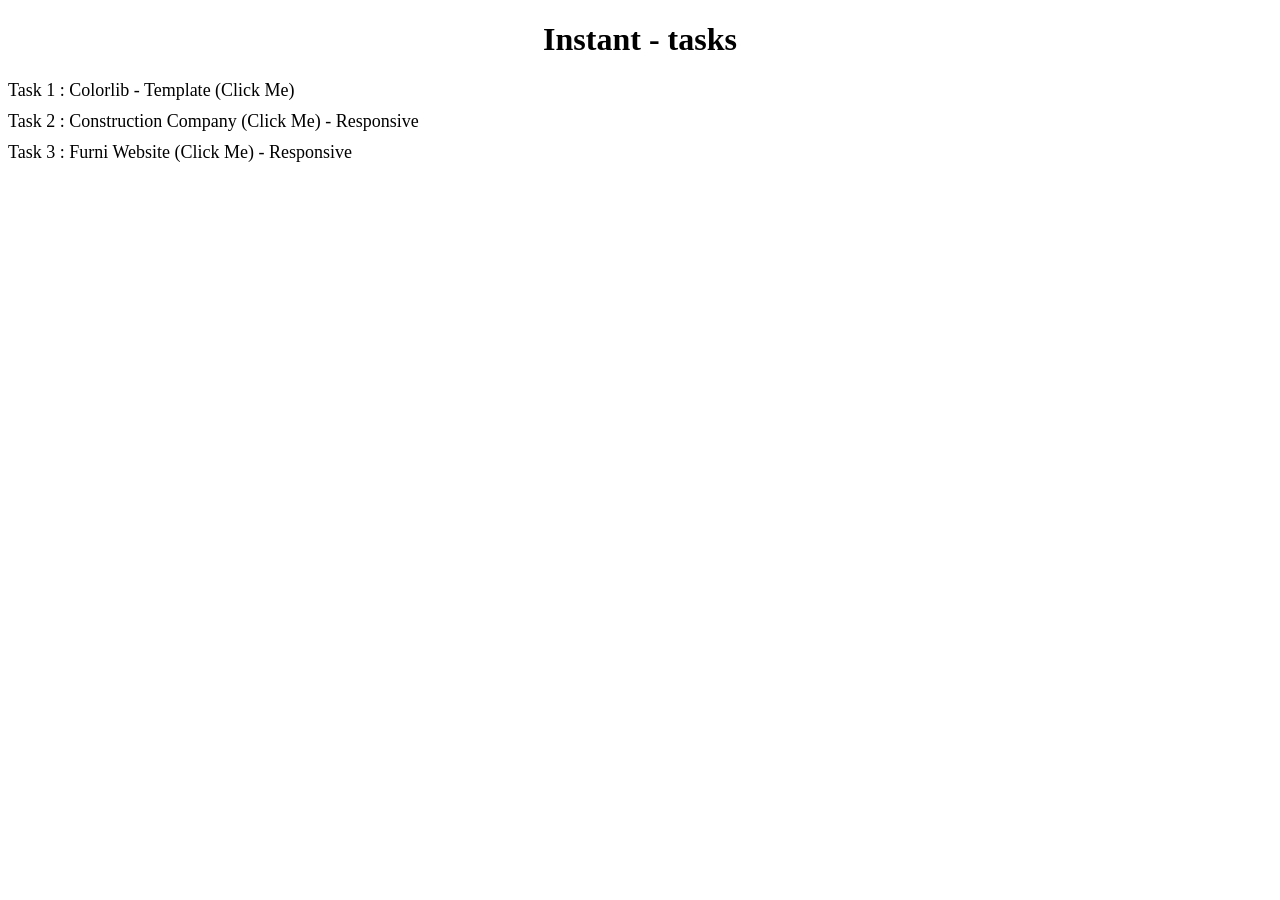
<file: Tasks/index.html>
<!DOCTYPE html>
<html lang="en">
<head>
  <meta charset="UTF-8">
  <meta name="viewport" content="width=device-width, initial-scale=1.0">
  <title>Assignments Page</title>

  <style>
    h1{
      text-align: center;
    }

    .tasks {
      display: flex;
      flex-direction: column;
      gap: 10px;
    }

    .tasks a {
      text-decoration: none;
      color: black;
      font-size: 18px;
      transition: all 0.3s ;
    }
    
    .tasks a:hover {
      text-decoration: underline;
      color: brown;
    }

  </style>
</head>
<body>

  <h1>Instant - tasks</h1>
  <div class="tasks">
    <a href="../Tasks/Task1/HTML/index.html">Task 1 : Colorlib - Template (Click Me)</a>
    <a href="../Tasks/Task2/HTML/home.html">Task 2 : Construction Company (Click Me) - Responsive</a>
    <a href="../Tasks/Task3/HTML/index.html">Task 3 : Furni Website (Click Me) - Responsive</a>
  </div>




</body>
</html>
</file>
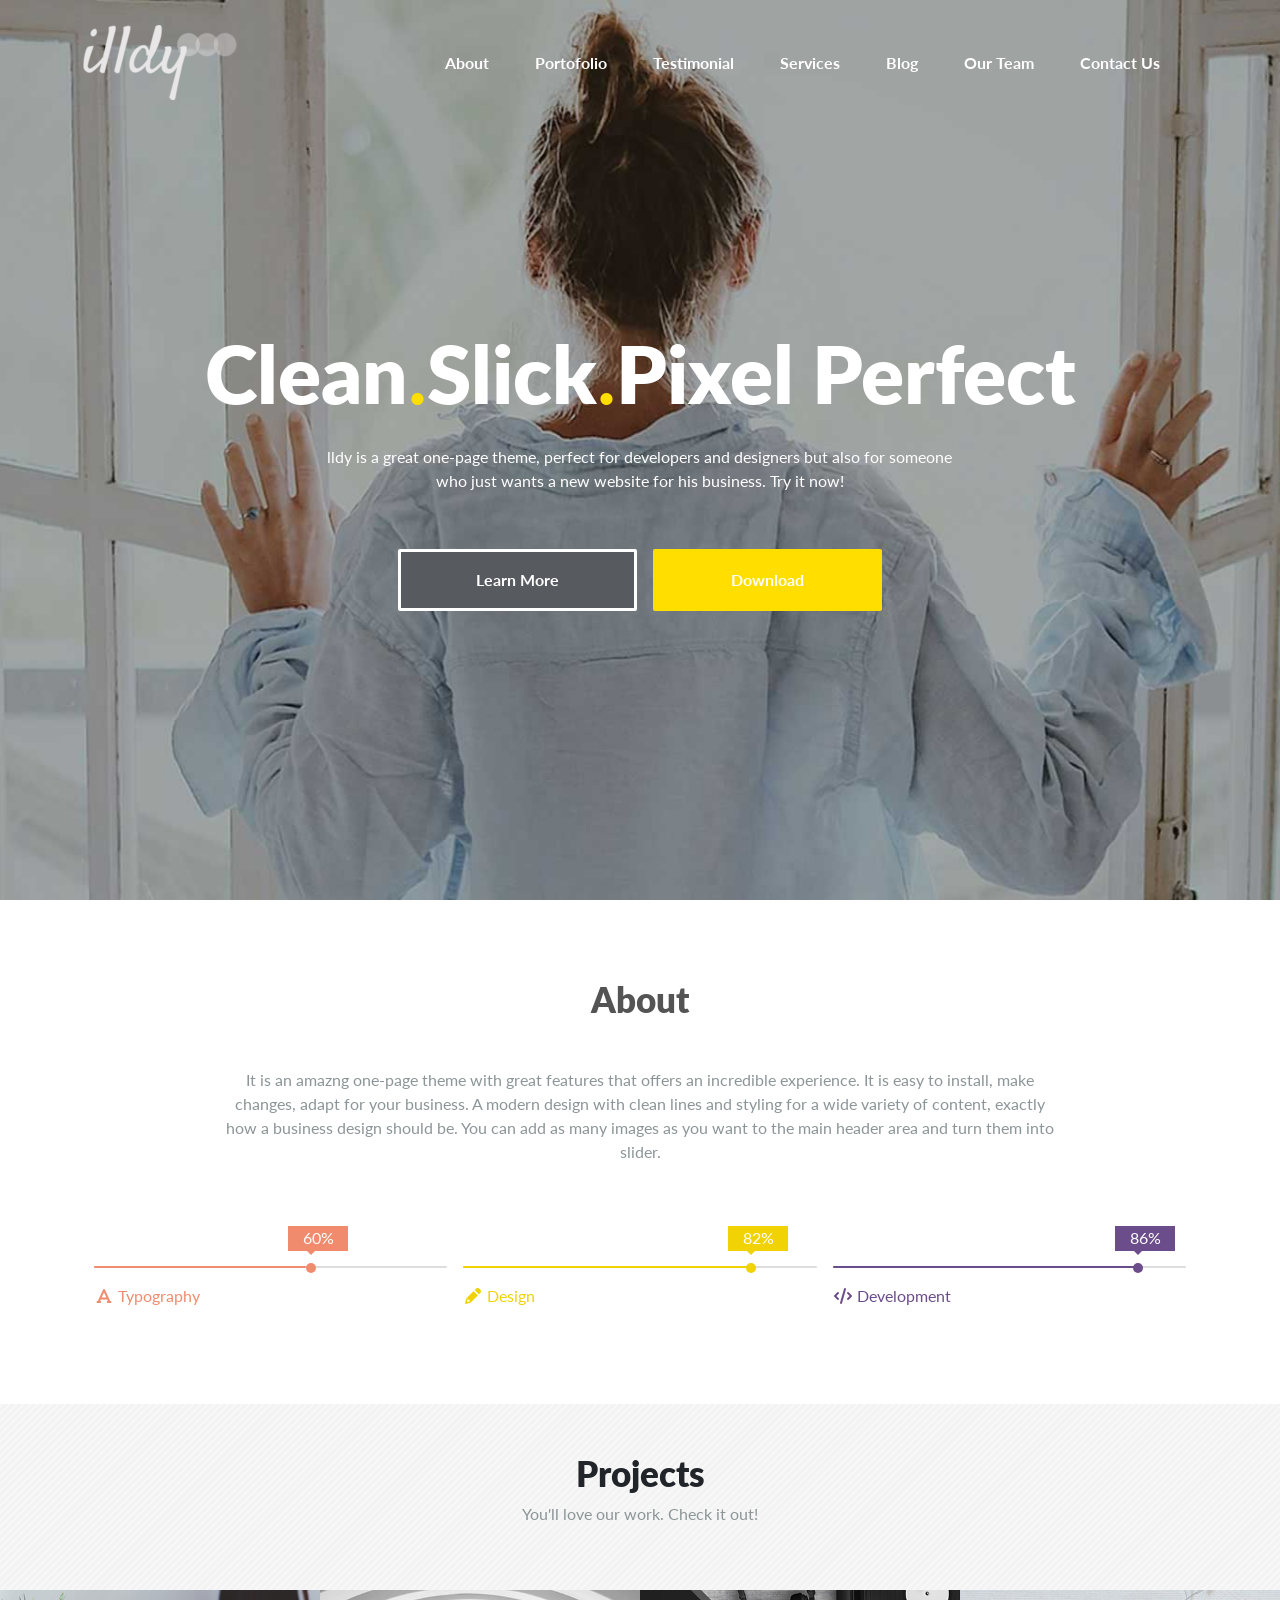
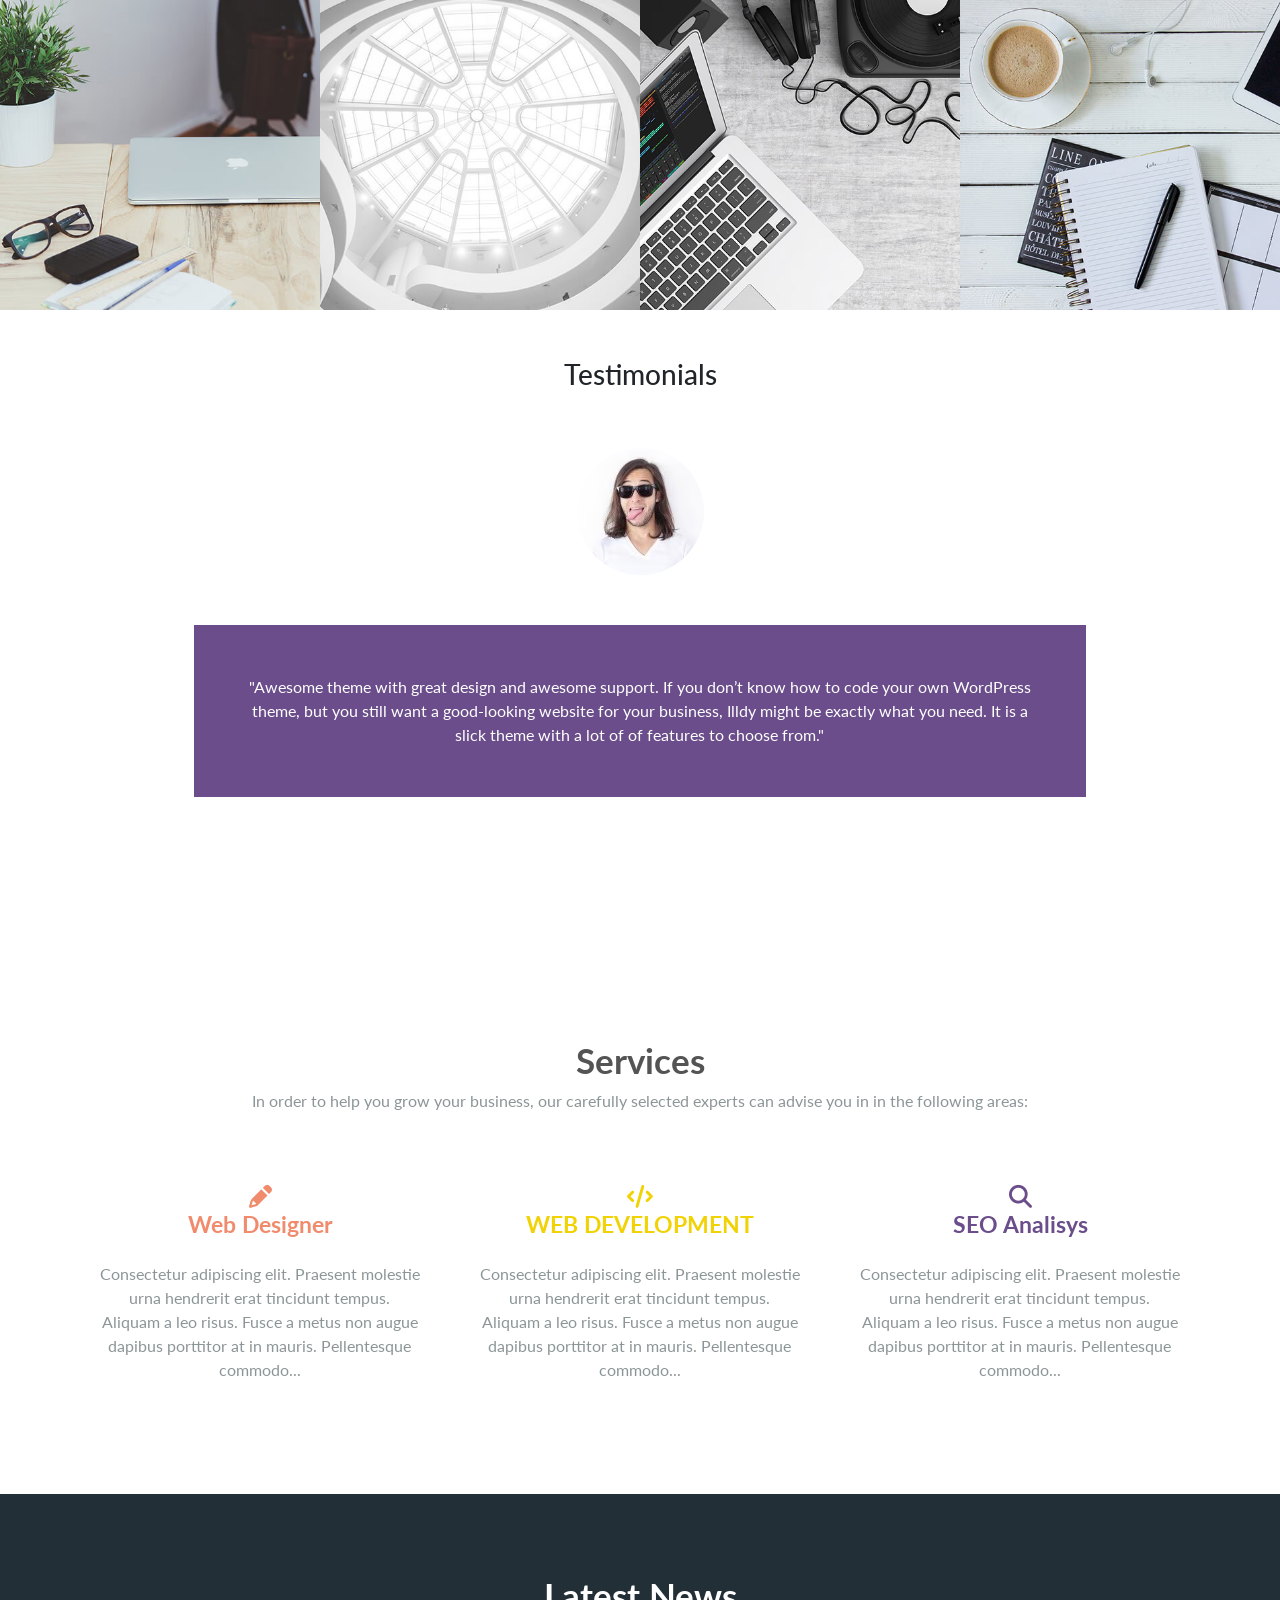
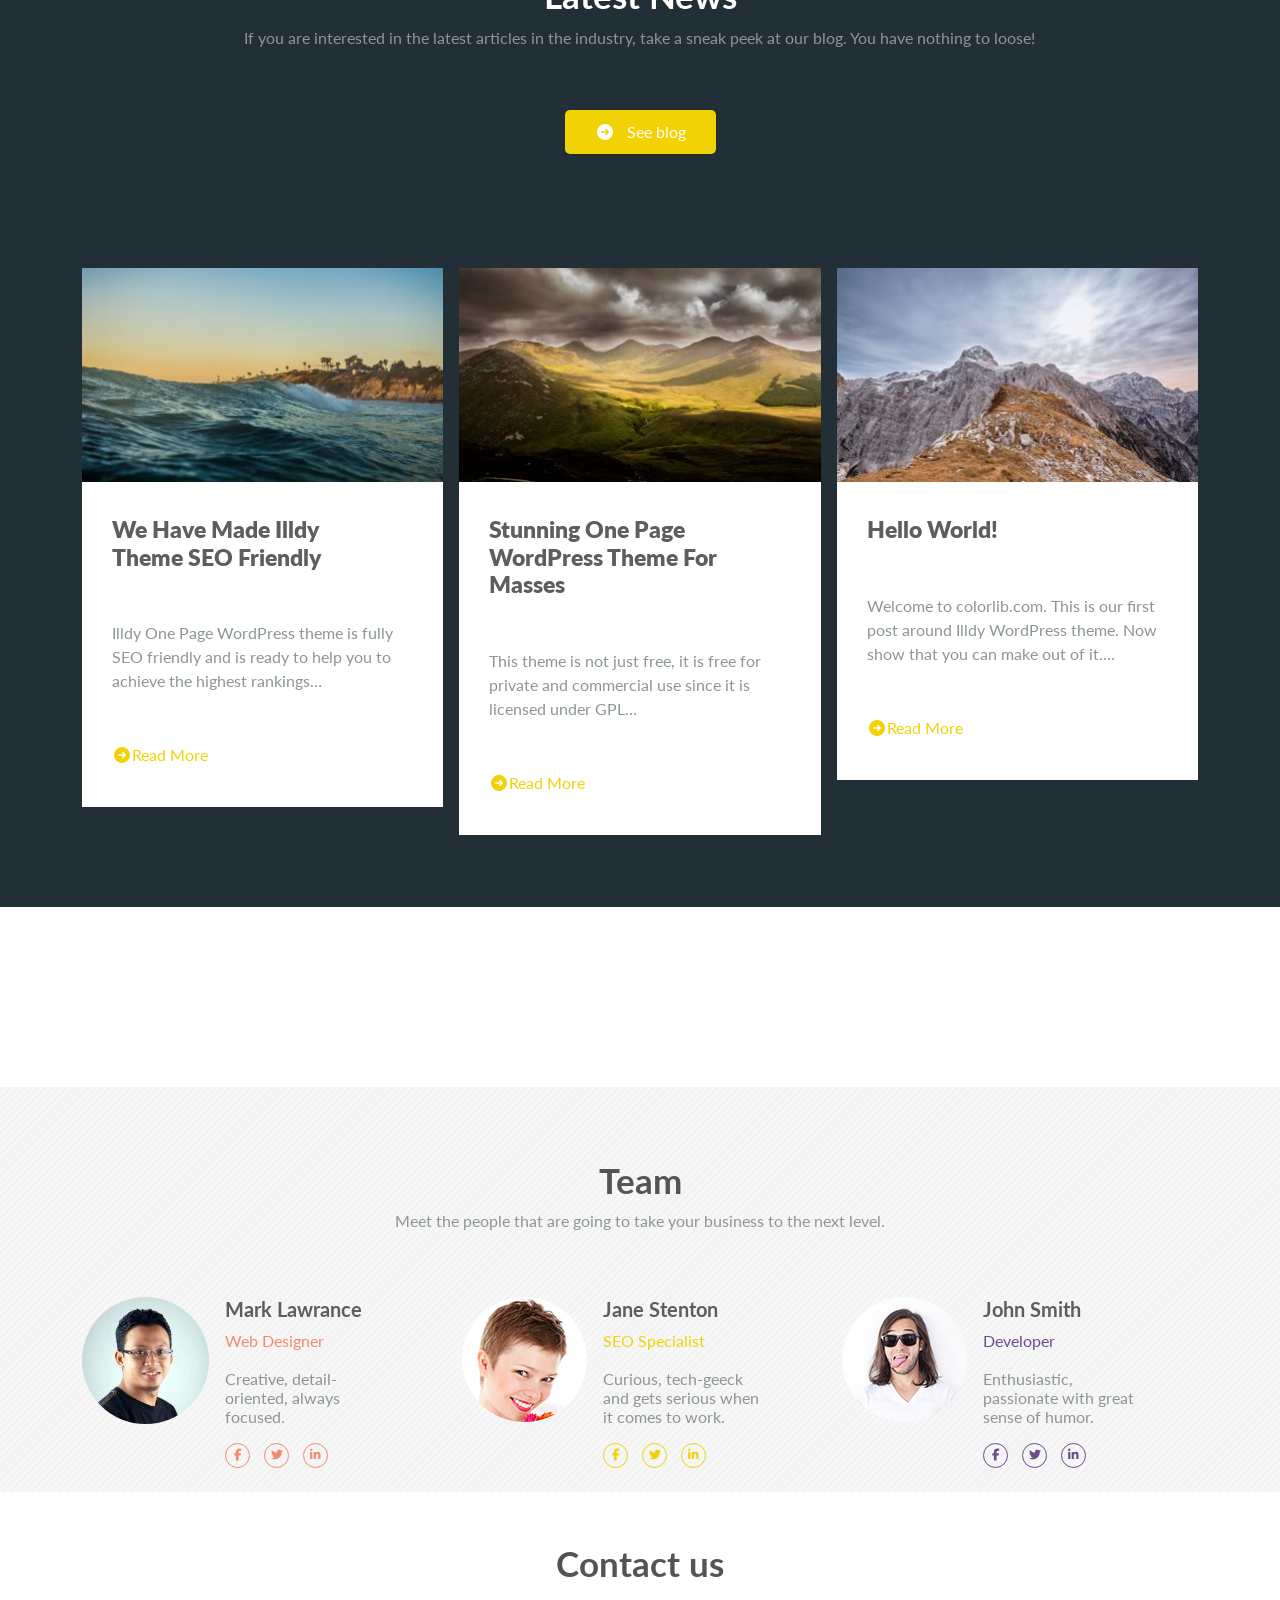
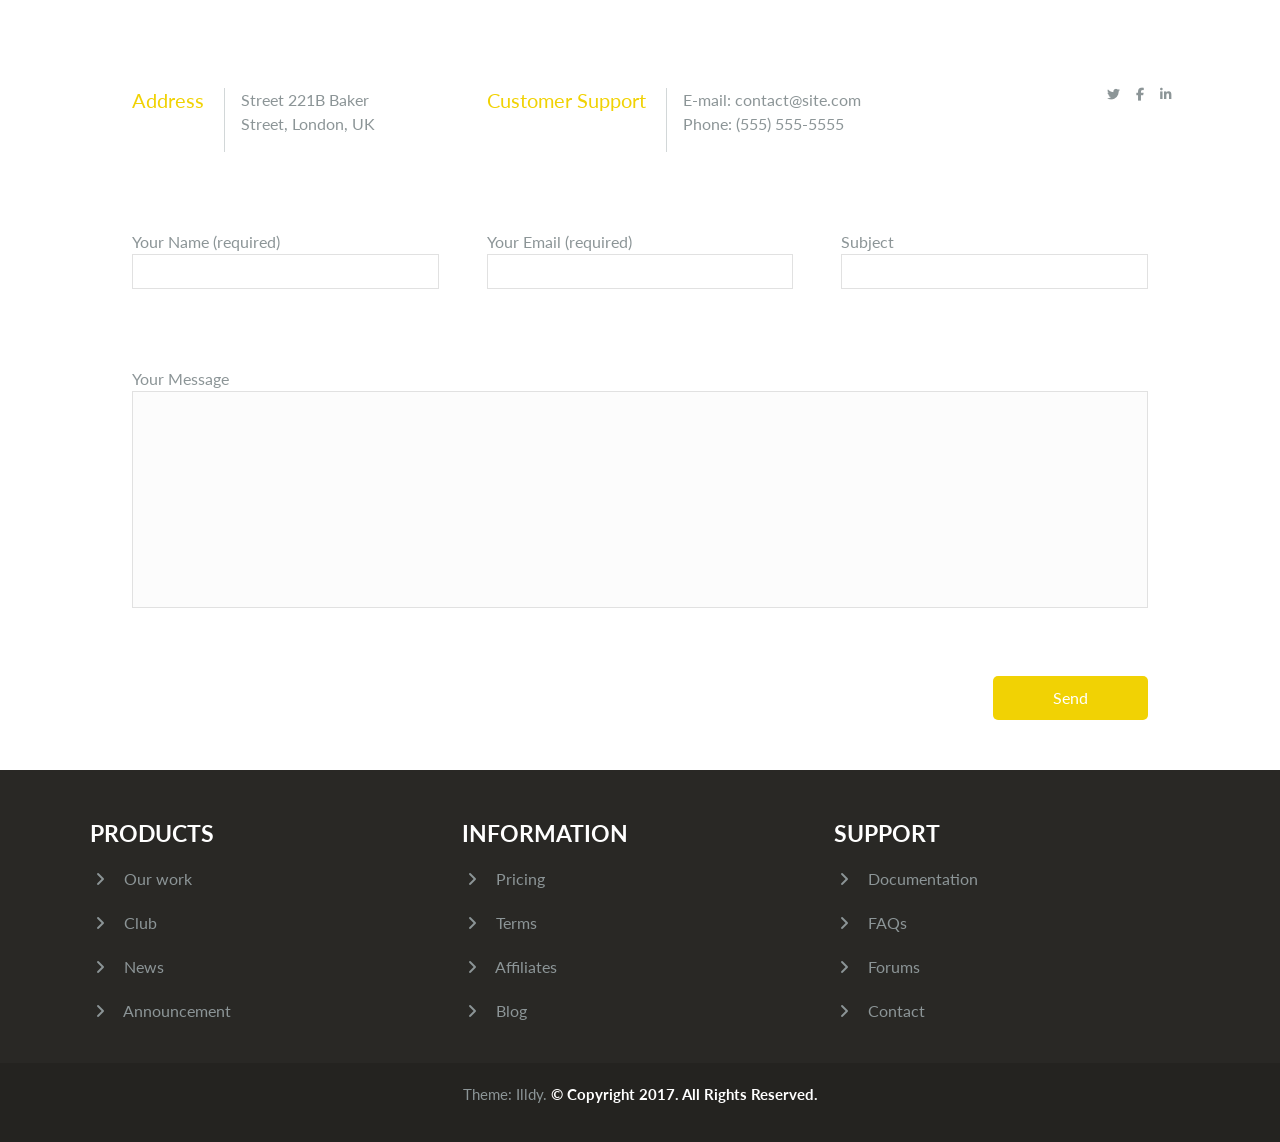
<file: Extra/Task1/HTML/index.html>
<!doctype html>
<html lang="en">

<head>
  <meta charset="UTF-8" />
  <meta name="viewport" content="width=device-width, initial-scale=1.0" />
  <title>Illdy Theme Demo - Just another Colorlib site</title>
  <!-- Css Bootstrap -->
  <link rel="stylesheet" href="../CSS/bootstrap.min.css" />
  <!-- css icons -->
  <link rel="stylesheet" href="../CSS/all.min.css" />
  <!-- css style -->
  <link rel="stylesheet" href="../CSS/style.css" />
  <!-- google fonts -->
  <link rel="preconnect" href="https://fonts.googleapis.com" />
  <link rel="preconnect" href="https://fonts.gstatic.com" crossorigin />
  <link
    href="https://fonts.googleapis.com/css2?family=Lato:ital,wght@0,100;0,300;0,400;0,700;0,900;1,100;1,300;1,400;1,700;1,900&display=swap"
    rel="stylesheet" />
</head>

<body>
  <!-- Section 1 -->
  <section class="intro">
    <nav class="navbar navbar-expand-lg bg-body-tertiary">
      <div class="container">
        <a class="navbar-brand" href="#"><img src="../imgs/cropped-footer-logo-1.avif" alt="" /></a>

        <button class="navbar-toggler" type="button" data-bs-toggle="collapse" data-bs-target="#navbarSupportedContent"
          aria-controls="navbarSupportedContent" aria-expanded="false" aria-label="Toggle navigation">
          <span class="navbar-toggler-icon"></span>
        </button>

        <div class="collapse navbar-collapse" id="navbarSupportedContent">
          <ul class="navbar-nav ms-auto mb-2 mb-lg-0">
            <li class="nav-item">
              <a class="nav-link active" aria-current="page" href="#">About</a>
            </li>
            <li class="nav-item">
              <a class="nav-link active" aria-current="page" href="#">Portofolio</a>
            </li>
            <li class="nav-item">
              <a class="nav-link active" aria-current="page" href="#">Testimonial</a>
            </li>
            <li class="nav-item">
              <a class="nav-link active" aria-current="page" href="#">Services</a>
            </li>
            <li class="nav-item">
              <a class="nav-link active" aria-current="page" href="#">Blog</a>
            </li>
            <li class="nav-item">
              <a class="nav-link active" aria-current="page" href="#">Our Team</a>
            </li>
            <li class="nav-item">
              <a class="nav-link active" aria-current="page" href="#">Contact Us</a>
            </li>
          </ul>
        </div>
      </div>
    </nav>

    <div class="container">
      <div class="row">
        <div class="col-12">
          <div class="intro-text text-center">
            <h1>
              Clean<strong>.</strong>Slick<strong>.</strong>Pixel Perfect
            </h1>
            <p class="mx-auto my-4">
              lldy is a great one-page theme, perfect for developers and
              designers but also for someone who just wants a new website for
              his business. Try it now!
            </p>

            <div class="btns my-5 py-2 d-flex justify-content-center gap-3">
              <button type="button" class="btn1 btn btn-outline-light py-3">
                Learn More
              </button>
              <button type="button" class="btn2 btn btn-warning py-3">
                Download
              </button>
            </div>
          </div>
        </div>
      </div>
    </div>
  </section>

  <!-- Section 2 -->
  <section class="about">
    <div class="container">
      <div class="row">
        <div class="col">
          <div class="info text-center">
            <h3 class="my-5">About</h3>
            <p class="w-75 mx-auto my-5">
              It is an amazng one-page theme with great features that offers
              an incredible experience. It is easy to install, make changes,
              adapt for your business. A modern design with clean lines and
              styling for a wide variety of content, exactly how a business
              design should be. You can add as many images as you want to the
              main header area and turn them into slider.
            </p>
          </div>

          <div class="bars my-5 py-5 text-center">
            <div class="container">
              <div class="row g-3">
                <div class="col-lg-4 col-md-6 col-sm-12">
                  <div class="info1">
                    <div class="triangle1"></div>
                    <progress value="60" max="100">60%</progress>
                  </div>

                  <div class="txt1 text-start">
                    <label for="file">
                      <i class="fa-solid fa-font"></i>
                      Typography
                    </label>
                  </div>
                </div>

                <div class="col-lg-4 col-md-6 col-sm-12">
                  <div class="info2">
                    <div class="triangle2"></div>
                    <progress value="82" max="100">82%</progress>
                  </div>

                  <div class="txt2 text-start">
                    <label for="file">
                      <i class="fa-solid fa-pencil"></i>
                      Design
                    </label>
                  </div>
                </div>

                <div class="col-lg-4 col-md-6 col-sm-12">
                  <div class="info3 w-100">
                    <div class="triangle3"></div>
                    <progress value="86" max="100">86%</progress>
                  </div>

                  <div class="txt3 text-start">
                    <label for="file">
                      <i class="fa-solid fa-code"></i>
                      Development
                    </label>
                  </div>
                </div>
              </div>
            </div>
          </div>
        </div>
      </div>
    </div>
  </section>

  <!-- Section 3 -->
  <section class="projects">
    <div class="row g-0">
      <div class="col-lg-12 col-md-12 col-sm-12 text-center my-5">
        <h3>Projects</h3>
        <p>You'll love our work. Check it out!</p>
      </div>

      <div class="col-lg-3 col-md-6 col-sm-12">
        <div class="pics">
          <div class="layer"></div>
          <img src="../imgs/front-page-project-4.avif" alt="" class="w-100" />
        </div>
      </div>

      <div class="col-lg-3 col-md-6 col-sm-12">
        <div class="pics">
          <div class="layer"></div>
          <img src="../imgs/front-page-project-3.jpg" alt="" class="w-100" />
        </div>
      </div>

      <div class="col-lg-3 col-md-6 col-sm-12">
        <div class="pics">
          <div class="layer"></div>
          <img src="../imgs/front-page-project-2.avif" alt="" class="w-100" />
        </div>
      </div>

      <div class="col-lg-3 col-md-6 col-sm-12">
        <div class="pics">
          <div class="layer"></div>
          <img src="../imgs/front-page-project-1.avif" alt="" class="w-100" />
        </div>
      </div>
    </div>
  </section>

  <!-- Section 4 -->
  <section class="testimonials text-center py-5 ">
    <div class="container">
      <div class="row">
        <div class="info">
          <h3>Testimonials</h3>
        </div>
        <div id="carouselExampleIndicators" class="carousel slide">
          <div class="carousel-indicators">
            <button type="button" data-bs-target="#carouselExampleIndicators" data-bs-slide-to="0" class="active"
              aria-current="true" aria-label="Slide 1"></button>
            <button type="button" data-bs-target="#carouselExampleIndicators" data-bs-slide-to="1"
              aria-label="Slide 2"></button>
            <button type="button" data-bs-target="#carouselExampleIndicators" data-bs-slide-to="2"
              aria-label="Slide 3"></button>
            <button type="button" data-bs-target="#carouselExampleIndicators" data-bs-slide-to="3"
              aria-label="Slide 4"></button>

          </div>
          <div class="carousel-inner my-5">
            <div class="carousel-item active">
              <img src="../imgs/mike-muller-127x127.avif" alt="..." />
              <div class="txt">
                <p>
                  "Awesome theme with great design and awesome support. If you don’t know how to code your own WordPress
                  theme, but you still want a good-looking website for your business, Illdy might be exactly what you
                  need. It is a slick theme with a lot of of features to choose from."
                </p>
              </div>
              <h5>Mike Muller</h5>

            </div>
            <div class="carousel-item">
              <img src="../imgs/hombre-joven-cara-alegre-estudiante-127x127.avif" alt="..." />
              <div class="txt">
                <p>
                  "Awesome theme with great design and awesome support. If you don’t know how to code your own WordPress
                  theme, but you still want a good-looking website for your business, Illdy might be exactly what you
                  need. It is a slick theme with a lot of of features to choose from."
                </p>
              </div>
              <h5>John Doe</h5>
            </div>
            <div class="carousel-item">
              <img src="../imgs/Aigars-Silkalns-127x127.avif" alt="..." />
              <div class="txt">
                <p>
                  "Awesome theme with great design and awesome support. If you don’t know how to code your own WordPress
                  theme, but you still want a good-looking website for your business, Illdy might be exactly what you
                  need. It is a slick theme with a lot of of features to choose from."
                </p>
              </div>
              <h5>Aigars Silkalns</h5>
            </div>
            <div class="carousel-item">
              <img src="../imgs/redhead-1123645_960_720-1-127x127.avif " alt="..." />
              <div class="txt">
                <p>
                  "Awesome theme with great design and awesome support. If you don’t know how to code your own WordPress
                  theme, but you still want a good-looking website for your business, Illdy might be exactly what you
                  need. It is a slick theme with a lot of of features to choose from."
                </p>
              </div>
              <h5>Jane Smith</h5>
            </div>

          </div>
          <button class="carousel-control-prev" type="button" data-bs-target="#carouselExampleIndicators"
            data-bs-slide="prev">
            <span class="carousel-control-prev-icon" aria-hidden="true"></span>
            <span class="visually-hidden">Previous</span>
          </button>
          <button class="carousel-control-next" type="button" data-bs-target="#carouselExampleIndicators"
            data-bs-slide="next">
            <span class="carousel-control-next-icon" aria-hidden="true"></span>
            <span class="visually-hidden">Next</span>
          </button>
        </div>
      </div>
    </div>
  </section>

  <!-- Section 5 -->
  <section class="services py-5 my-3">
    <div class="container">
      <div class="row">
        <div class="col-lg-12 col-md-12 col-sm-12 text-center ">
          <h5>Services</h5>
          <p>
            In order to help you grow your business, our carefully selected experts can advise you in in the following
            areas:
          </p>
        </div>

        <div class="col-lg-4 col-md-6 col-sm-12 my-5">
          <div class="cardd text-center">

            <div class="top1 my-4">
              <i class="fa-solid fa-pencil"></i>
              <h4>Web Designer</h4>
            </div>

            <div class="bottom">
              <p>
                Consectetur adipiscing elit. Praesent molestie urna hendrerit erat tincidunt tempus. Aliquam a leo
                risus. Fusce a metus non augue dapibus porttitor at in mauris. Pellentesque commodo...
              </p>
            </div>

          </div>
        </div>

        <div class="col-lg-4 col-md-6 col-sm-12 my-5">
          <div class="cardd text-center">

            <div class="top2 my-4">
              <i class="fa-solid fa-code"></i>
              <h4>WEB DEVELOPMENT</h4>
            </div>

            <div class="bottom">
              <p>
                Consectetur adipiscing elit. Praesent molestie urna hendrerit erat tincidunt tempus. Aliquam a leo
                risus. Fusce a metus non augue dapibus porttitor at in mauris. Pellentesque commodo...
              </p>
            </div>

          </div>
        </div>


        <div class="col-lg-4 col-md-6 col-sm-12 my-5">
          <div class="cardd text-center">

            <div class="top3 my-4">
              <i class="fa-solid fa-magnifying-glass"></i>
              <h4>SEO Analisys</h4>
            </div>

            <div class="bottom">
              <p>
                Consectetur adipiscing elit. Praesent molestie urna hendrerit erat tincidunt tempus. Aliquam a leo
                risus. Fusce a metus non augue dapibus porttitor at in mauris. Pellentesque commodo...
              </p>
            </div>

          </div>
        </div>

      </div>
    </div>
    </div>
  </section>

  <!-- Section 6 -->
  <section class="news py-5">
    <div class="container">
      <div class="row g-3">

        <div class="header col-lg-12 col-md-12 col-sm-12 text-center my-5">
          <h5>Latest News</h5>
          <p>
            If you are interested in the latest articles in the industry, take a sneak peek at our blog. You have
            nothing to loose!
          </p>
          <button>
            <i class="fa-solid fa-circle-arrow-right"></i> See blog
          </button>
        </div>

        <div class="col-lg-4 col-md-6 col-sm-3">
          <div class="cardd w-100">
            <img src="../imgs/photo-1449168013943-3a15804bb41c-360x213.avif" alt="..." class="w-100">

            <div class="card-body">
              <h6 class="my-4">We Have Made Illdy Theme SEO Friendly</h6>
              <p class="card-text text-start">
                Illdy One Page WordPress theme is fully SEO friendly and is ready to help you to achieve the highest
                rankings…
              </p>
              <a href="#"><i class="fa-solid fa-circle-arrow-right"></i>Read More</a>
            </div>
          </div>
        </div>

        <div class="col-lg-4 col-md-6 col-sm-3">
          <div class="cardd w-100">
            <img src="../imgs/photo-1450101215322-bf5cd27642fc-360x213.avif" alt="..." class="w-100">
            <div class="card-body my-4 text-start">
              <h6>Stunning One Page WordPress Theme For Masses</h6>
              <p class="card-text">
                This theme is not just free, it is free for private and commercial use since it is licensed under GPL…
              </p>
              <a href="#"><i class="fa-solid fa-circle-arrow-right"></i>Read More </a>
            </div>
          </div>
        </div>

        <div class="col-lg-4 col-md-6 col-sm-3">
          <div class="cardd w-100">
            <img src="../imgs/photo-1447687643809-e05fd462f350-360x213.avif" alt="..." class="w-100">
            <div class="card-body text-start">
              <h6 class="my-4">Hello World!</h6>
              <p class="card-text">
                Welcome to colorlib.com. This is our first post around Illdy WordPress theme. Now show that you can make
                out of it.…
              </p>
              <a href="#"><i class="fa-solid fa-circle-arrow-right"></i>Read More </a>
            </div>
          </div>
        </div>


      </div>
    </div>
  </section>

  <!-- Section 7 -->
  <section class="nums py-4">
    <div class="container">
      <div class="row g-3 text-center">

        <div class="col-lg-4 col-md-6 col-sm-12">
          <div class="info">
            <h2>260</h2>
            <p>PROJECTS</p>
          </div>
        </div>

        <div class="col-lg-4 col-md-6 col-sm-12">
          <div class="info">
            <h2>120</h2>
            <p>CLIENTS</p>
          </div>
        </div>

        <div class="col-lg-4 col-md-6 col-sm-12">
          <div class="info3">
            <h2>260</h2>
            <p>COFFES</p>
          </div>
        </div>

      </div>
    </div>
  </section>

  <!-- Section 8 -->
  <section class="team py-4">
    <div class="container">
      <div class="row">

        <div class="header col-lg-12 col-md-12 col-sm-12 text-center my-5">
          <h3>Team</h3>
          <p>Meet the people that are going to take your business to the next level.</p>
        </div>

        <div class="col-lg-4 col-md-6 col-sm-12">

          <div class="cardd d-flex gap-3">

            <div class="left">
              <img src="../imgs/front-page-team-1.jpg" alt="">
            </div>

            <div class="right">
              <h5>Mark Lawrance</h5>
              <p class="p1">Web Designer</p>
              <h6>Creative, detail-oriented, always focused.</h6>
              <i class="ic-1 fa-brands fa-facebook-f"></i>
              <i class="ic-1 fa-brands fa-twitter"></i>
              <i class="ic-1 fa-brands fa-linkedin-in"></i>
            </div>

          </div>

        </div>

        <div class="col-lg-4 col-md-6 col-sm-12">

          <div class="cardd d-flex gap-3">

            <div class="left">
              <img src="../imgs/front-page-team-2.jpg" alt="">
            </div>

            <div class="right">
              <h5>Jane Stenton</h5>
              <p class="p2">SEO Specialist</p>
              <h6>Curious, tech-geeck and gets serious when it comes to work.</h6>
              <i class="ic-2 fa-brands fa-facebook-f"></i>
              <i class="ic-2 fa-brands fa-twitter"></i>
              <i class="ic-2 fa-brands fa-linkedin-in"></i>
            </div>

          </div>

        </div>

        <div class="col-lg-4 col-md-6 col-sm-12">

          <div class="cardd d-flex gap-3">

            <div class="left">
              <img src="../imgs/front-page-team-3.jpg" alt="">
            </div>

            <div class="right">
              <h5>John Smith</h5>
              <p class="p3">Developer</p>
              <h6>Enthusiastic, passionate with great sense of humor.</h6>
              <i class="ic-3 fa-brands fa-facebook-f"></i>
              <i class="ic-3 fa-brands fa-twitter"></i>
              <i class="ic-3 fa-brands fa-linkedin-in"></i>
            </div>

          </div>

        </div>

      </div>
    </div>
  </section>

  <!-- Section 9 -->
  <section class="contact">
    <div class="container">
      <div class="row align-items-start g-5">

        <div class="header col-lg-12 col-md-12 col-sm-12 text-center my-5">
          <h2>Contact us</h2>
        </div>

        <div class="col-lg-4 col-md-4 col-sm-12">
          <div class="cardd d-flex gap-3">
            <div class="left">
              <h5>Address</h5>
            </div>

            <div class="right">
              <p class="p1">
                Street 221B Baker Street,
                London, UK
              </p>
            </div>
          </div>
        </div>

        <div class="col-lg-7 col-md-8 col-sm-12 ">
          <div class="cardd d-flex gap-3">
            <div class="left">
              <h5>Customer Support</h5>
            </div>

            <div class="right">
              <p>
                E-mail: contact@site.com
                Phone: (555) 555-5555
              </p>
            </div>
          </div>
        </div>

        <div class="col-lg-1 col-md-12 col-sm-12">
          <div class="cardd d-flex gap-3">
            <i class="fa-brands fa-twitter"></i>
            <i class="fa-brands fa-facebook-f"></i>
            <i class="fa-brands fa-linkedin-in"></i>
          </div>
        </div>

        <div class="frm col-lg-4 col-md-6 col-sm-12">
          <label for="name">Your Name (required)</label>
          <input type="text" required>
        </div>

        <div class="frm col-lg-4 col-md-6 col-sm-12">
          <label for="E-mail">Your Email (required)</label>
          <input type="email" required>
        </div>

        <div class="frm col-lg-4 col-md-6 col-sm-12">
          <label for="sub">Subject</label>
          <input type="text">
        </div>

        <div class="frm col-lg-12 col-md-12 col-sm-12">
          <label for="message">Your Message</label>
          <textarea name="msg" cols="40" rows="10" class="w-100"></textarea>
        </div>

        <div class="frm col-lg-12 col-md-12 col-sm-12 text-lg-end">
          <button>Send</button>
        </div>



      </div>
    </div>
  </section>

  <!-- footer -->
  <section class="footer">
    <div class="container">
      <div class="row g-3">

        <div class="col-lg-4 col-md-6 col-sm-12">
          <h5>PRODUCTS</h5>
          <ul>
            <li><i class="fa-solid fa-angle-right"></i> Our work</li>
            <li><i class="fa-solid fa-angle-right"></i> Club</li>
            <li><i class="fa-solid fa-angle-right"></i> News</li>
            <li><i class="fa-solid fa-angle-right"></i> Announcement</li>
          </ul>
        </div>

        <div class="col-lg-4 col-md-6 col-sm-12">
          <h5>INFORMATION</h5>
          <ul>
            <li><i class="fa-solid fa-angle-right"></i> Pricing</li>
            <li><i class="fa-solid fa-angle-right"></i> Terms</li>
            <li><i class="fa-solid fa-angle-right"></i> Affiliates</li>
            <li><i class="fa-solid fa-angle-right"></i> Blog</li>
          </ul>
        </div>

        <div class="col-lg-4 col-md-6 col-sm-12">
          <h5>SUPPORT</h5>
          <ul>
            <li><i class="fa-solid fa-angle-right"></i> Documentation</li>
            <li><i class="fa-solid fa-angle-right"></i> FAQs</li>
            <li><i class="fa-solid fa-angle-right"></i> Forums</li>
            <li><i class="fa-solid fa-angle-right"></i> Contact</li>
          </ul>
        </div>




      </div>
    </div>
    <div class="last">
      <p>Theme: Illdy. <strong>© Copyright 2017. All Rights Reserved.</strong></p>
    </div>
  </section>


  <script src="../JS/bootstrap.bundle.min.js"></script>
</body>

</html>
</file>
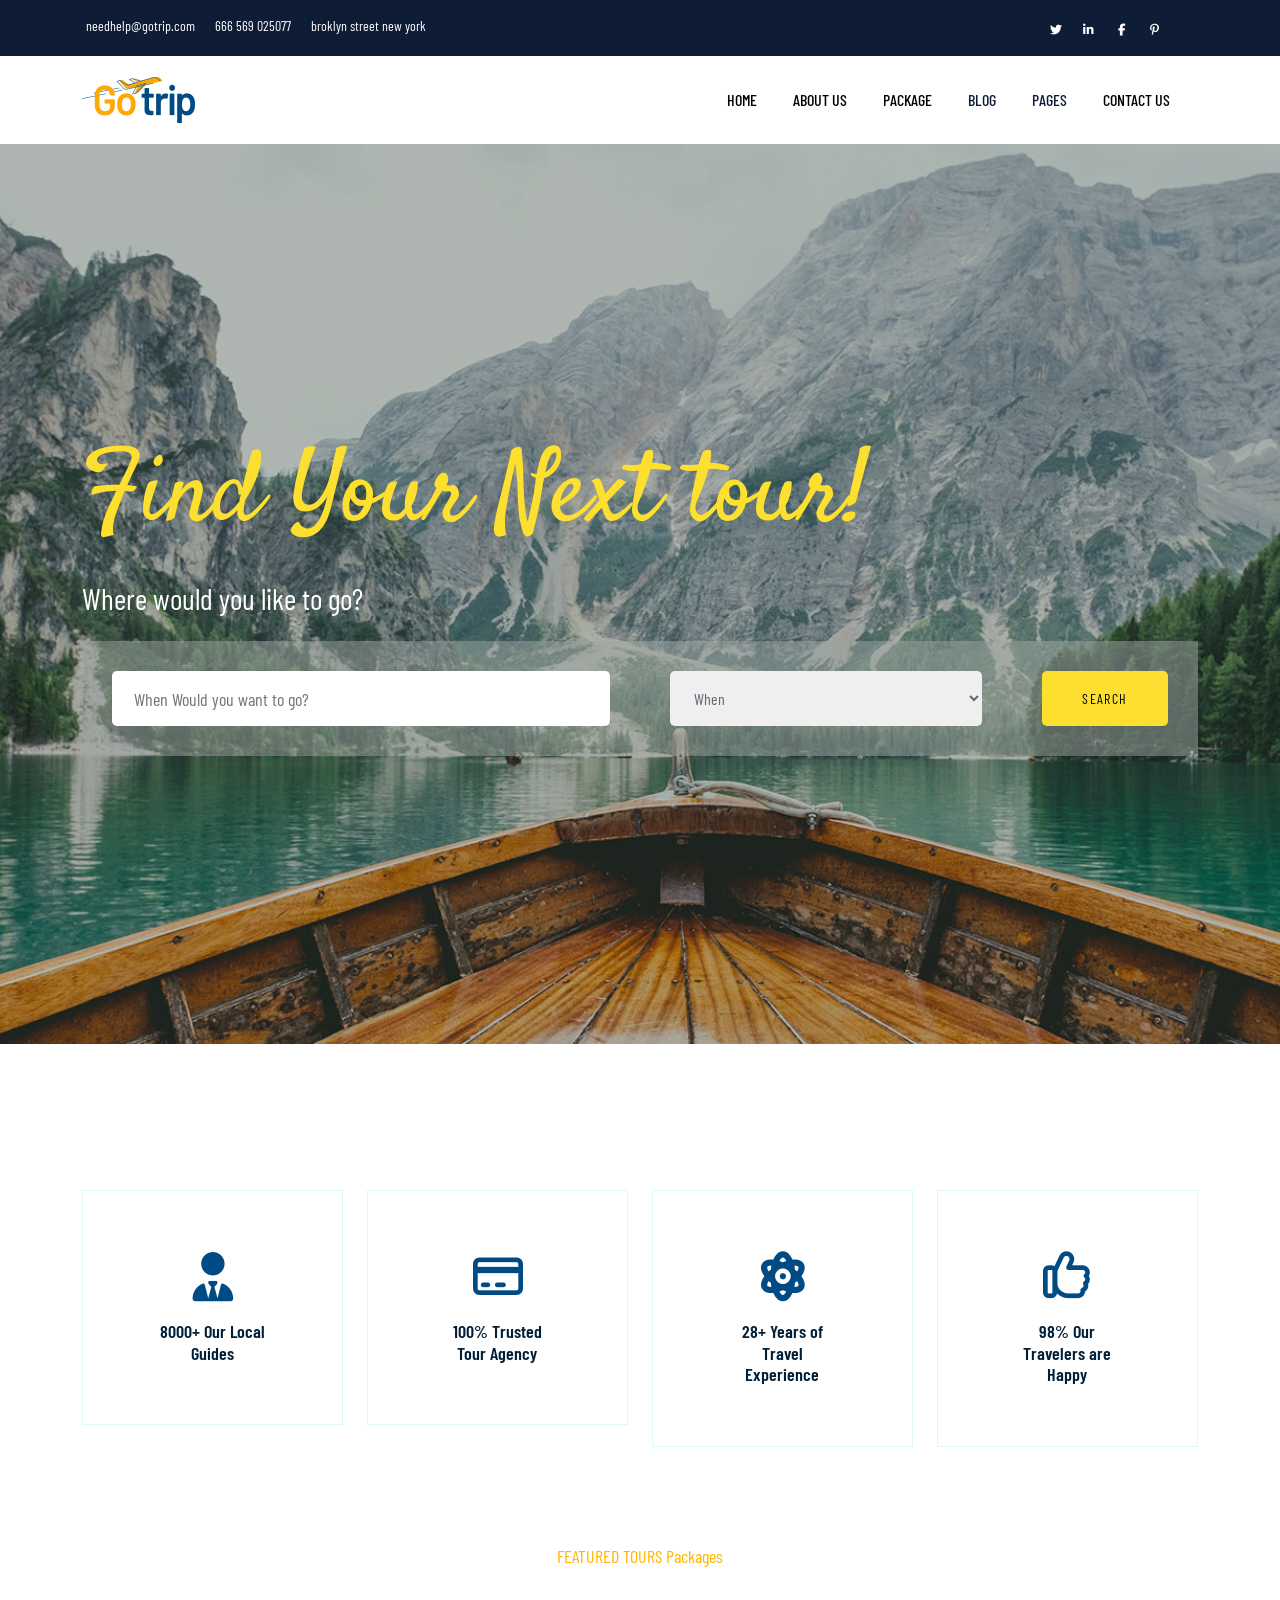
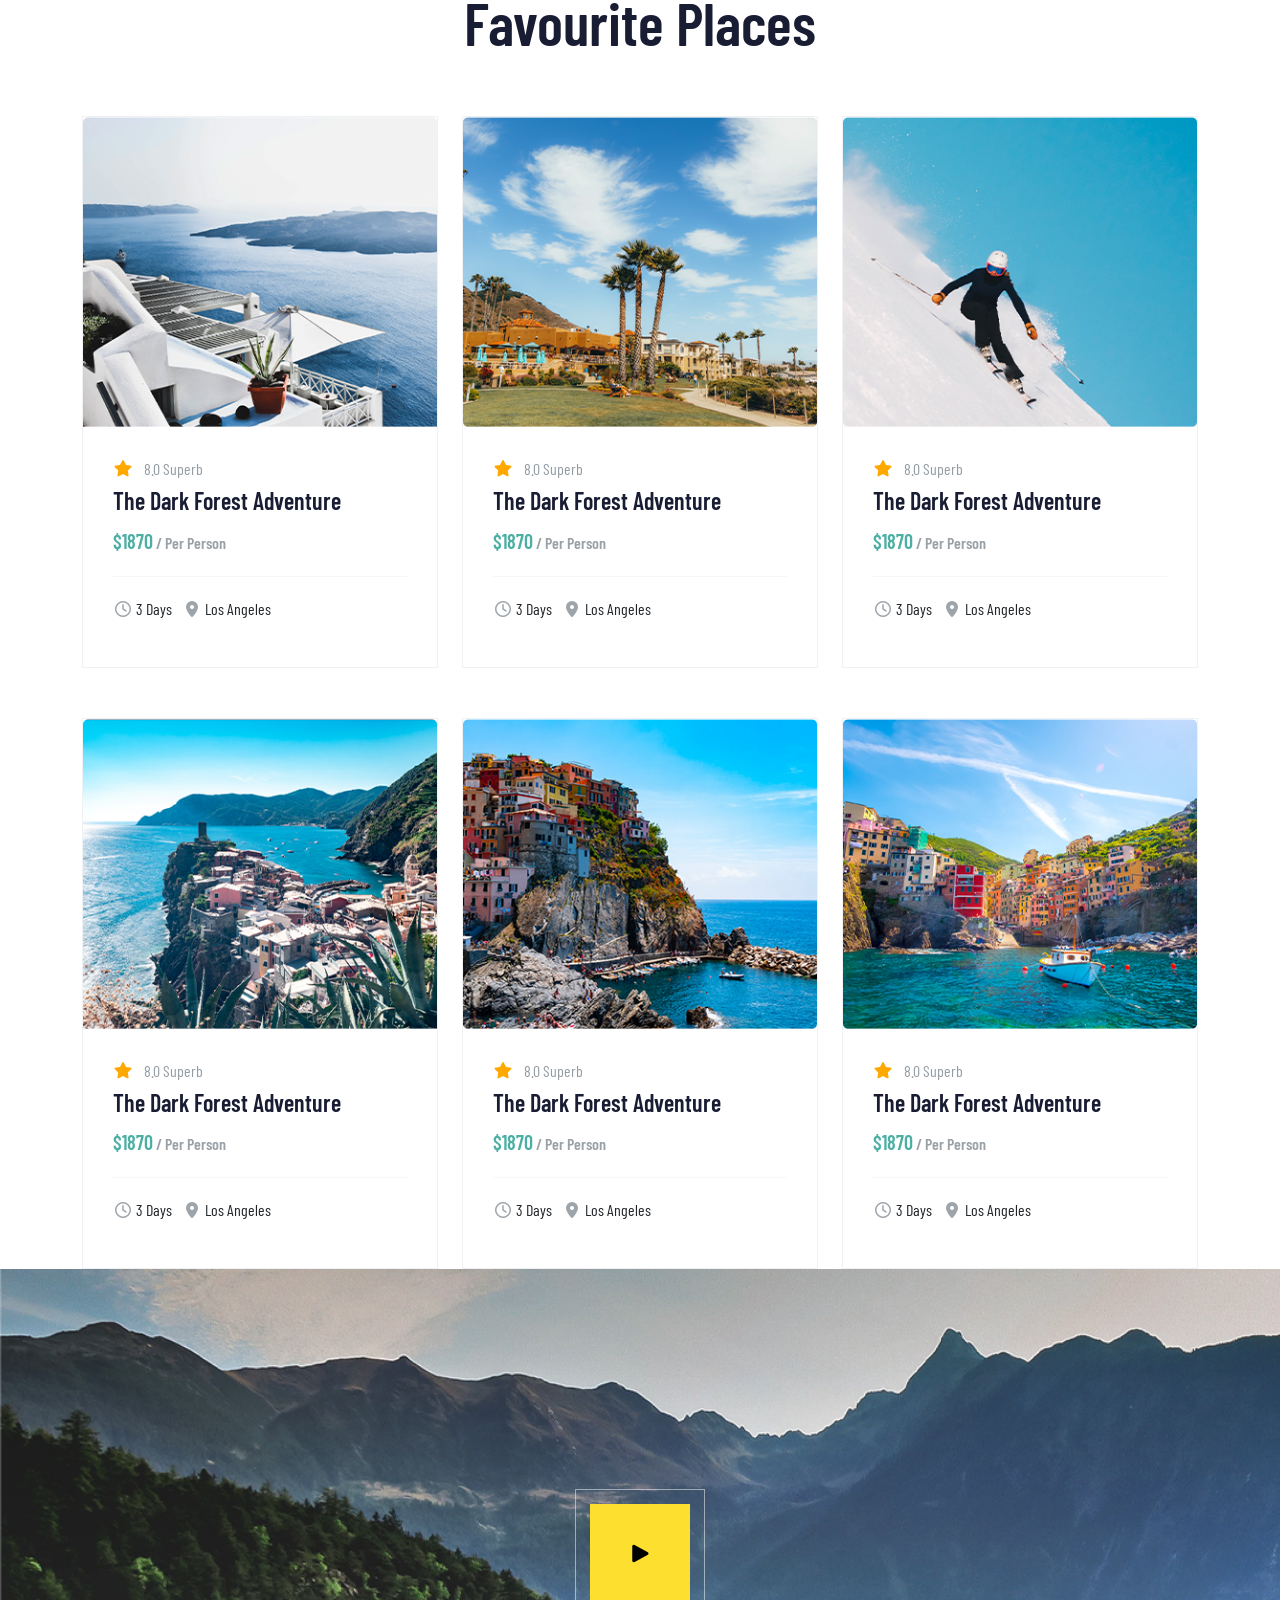
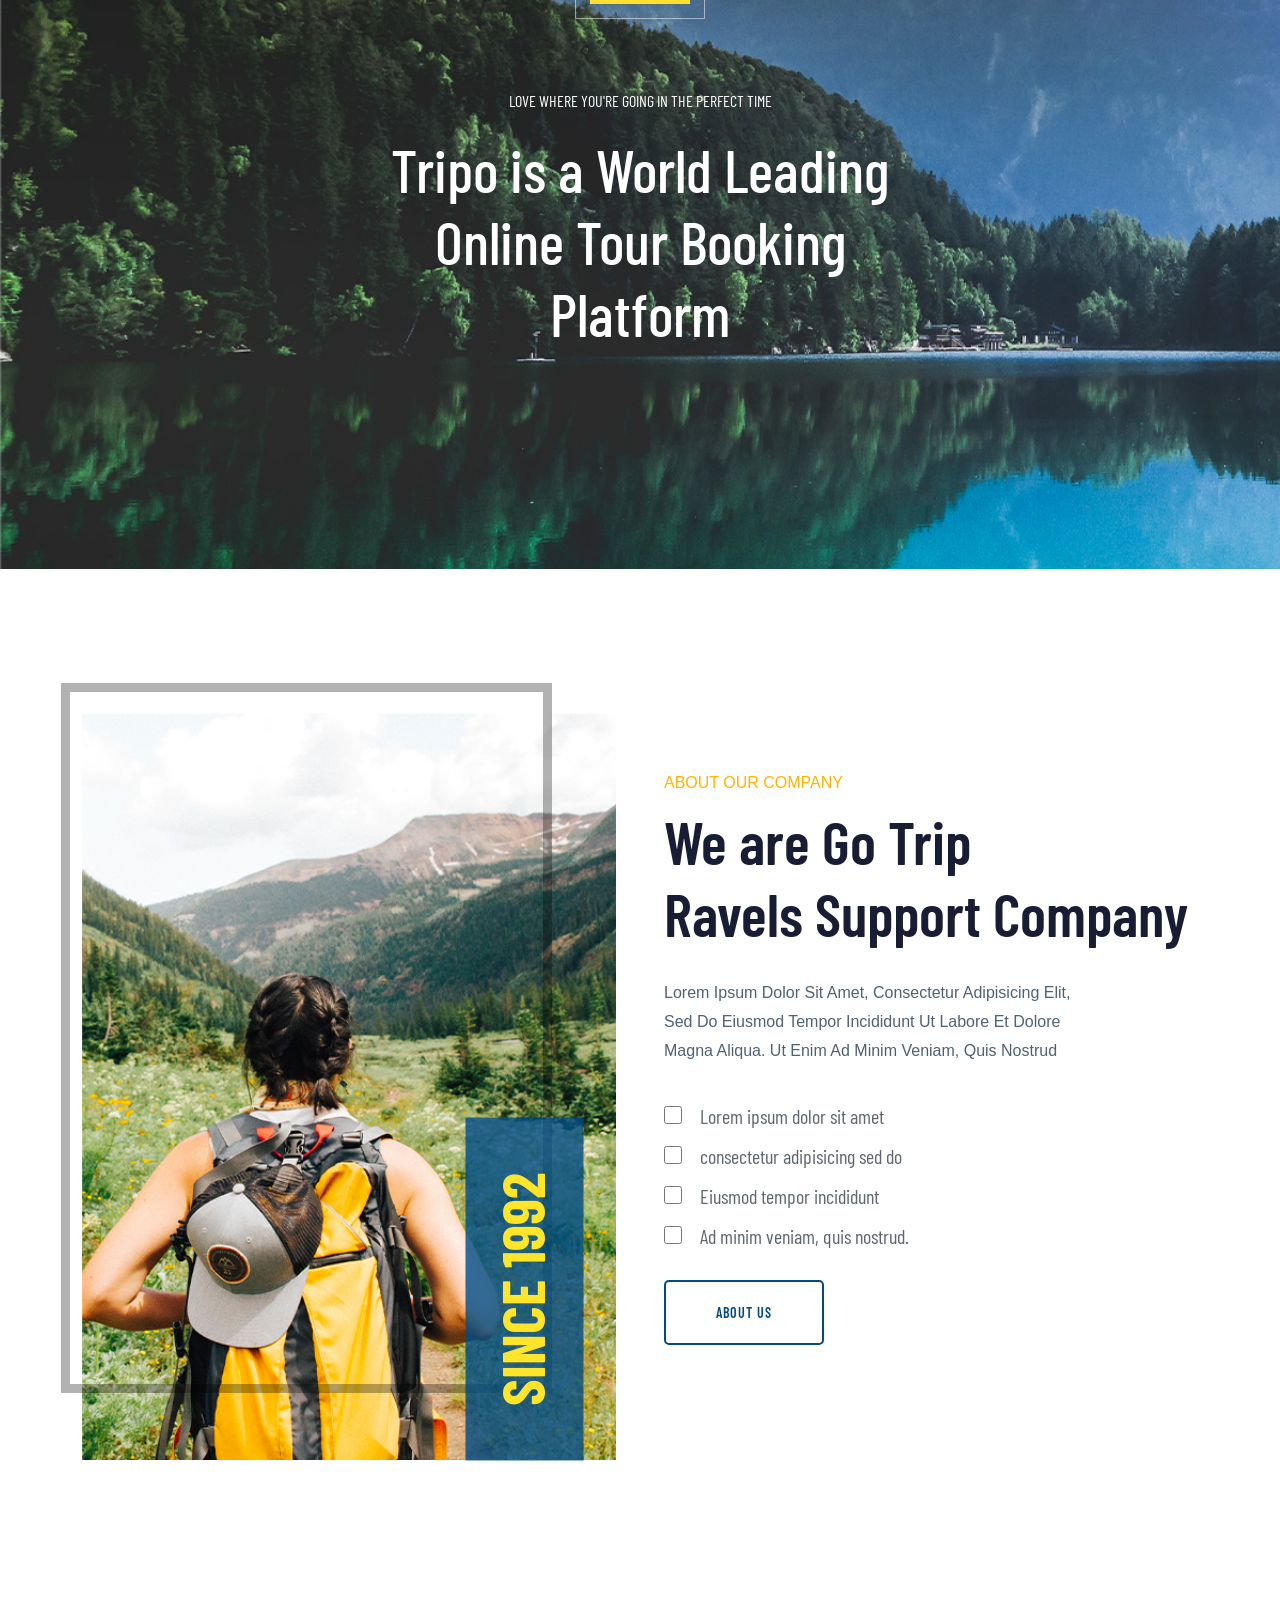
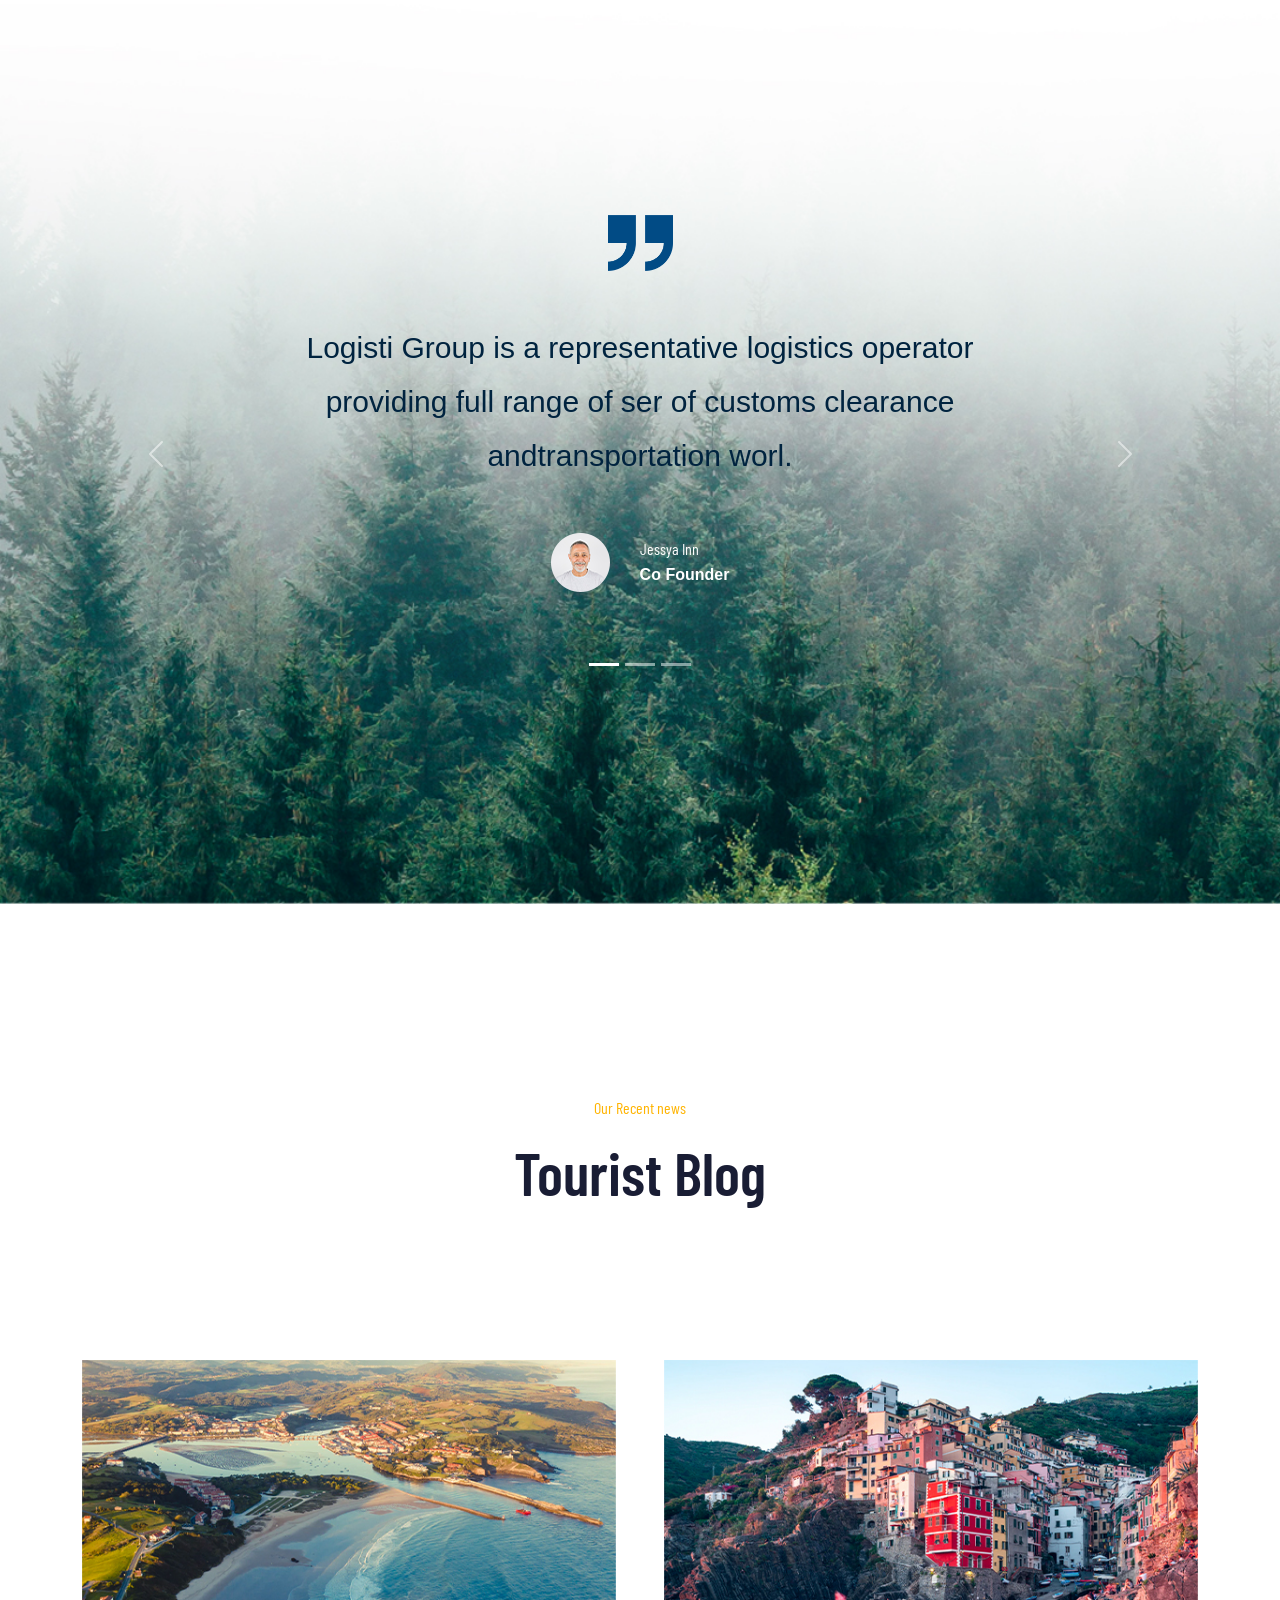
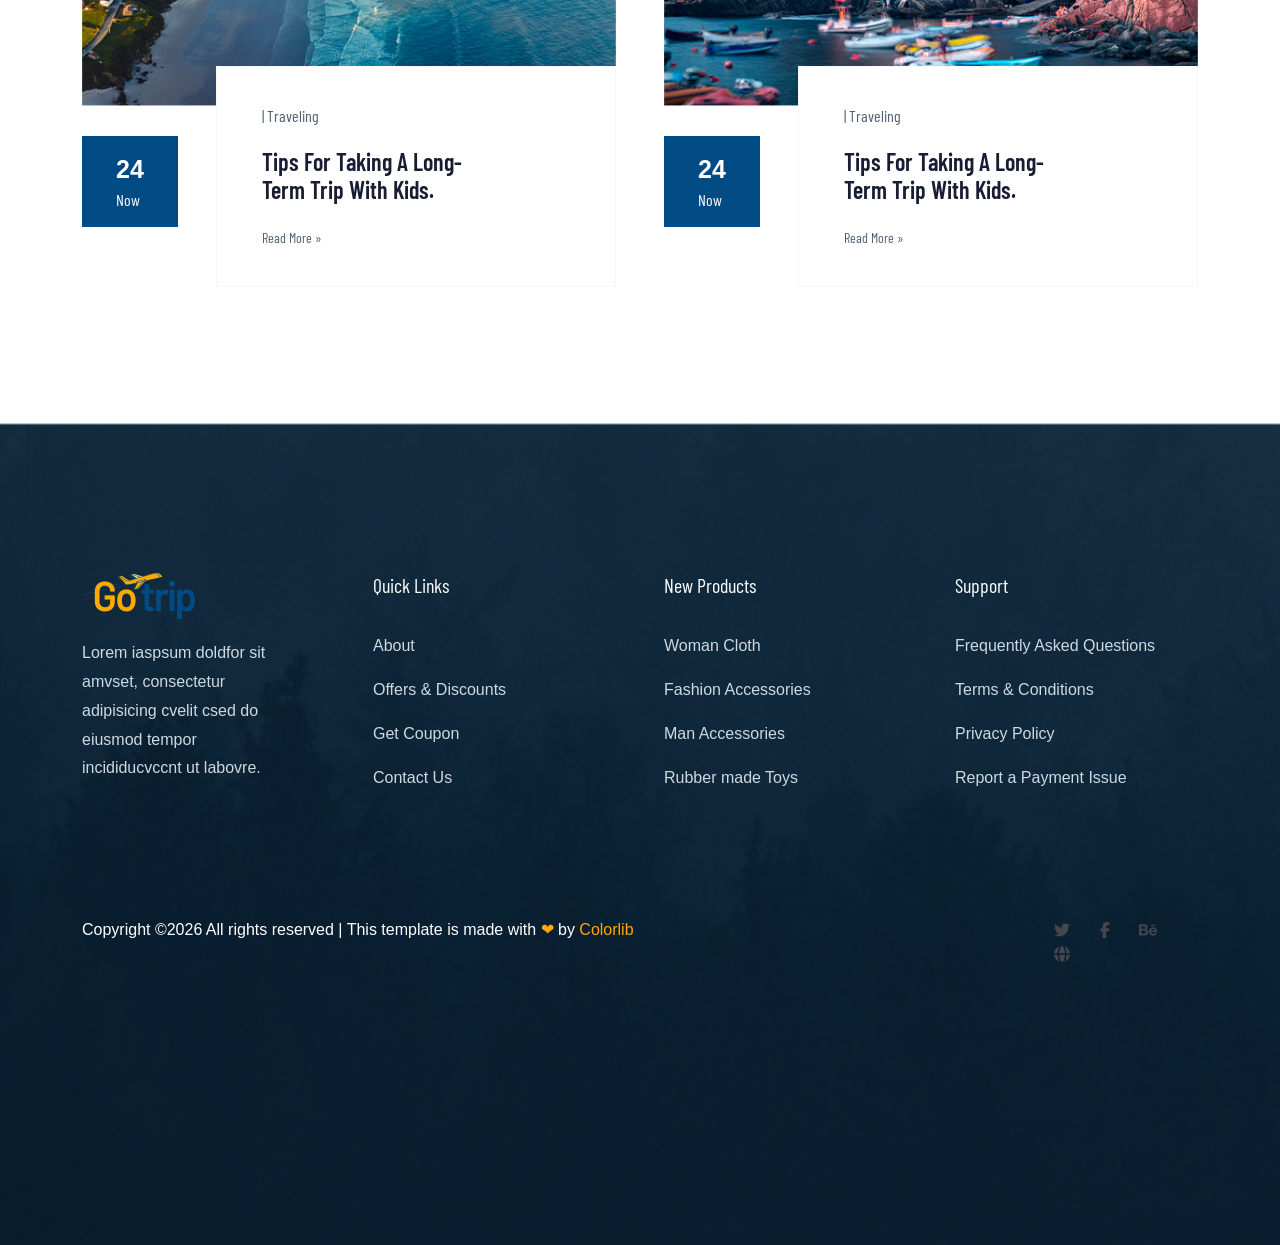
<file: Extra/Task2/HTML/index.html>
<!doctype html>
  <html lang="en">
    <head>
      <meta charset="UTF-8" />
      <meta name="viewport" content="width=device-width, initial-scale=1.0" />
      <title>Travel HTML-5 Template</title>
      <link rel="icon" href="../imgs/check.png" type="image/x-icon" />

      <!-- Css Bootstrap -->
      <link rel="stylesheet" href="../CSS/bootstrap.min.css" />
      <!-- css icons -->
      <link rel="stylesheet" href="../CSS/all.min.css" />
      <!-- css style -->
      <link rel="stylesheet" href="../CSS/style.css" />
      <!-- google fonts -->
      <link rel="preconnect" href="https://fonts.googleapis.com" />
      <link rel="preconnect" href="https://fonts.gstatic.com" crossorigin />
      <link
        href="https://fonts.googleapis.com/css2?family=Barlow+Condensed:ital,wght@0,100;0,200;0,300;0,400;0,500;0,600;0,700;0,800;0,900;1,100;1,200;1,300;1,400;1,500;1,600;1,700;1,800;1,900&display=swap"
        rel="stylesheet"
      />

      <link rel="preconnect" href="https://fonts.googleapis.com" />
      <link rel="preconnect" href="https://fonts.gstatic.com" crossorigin />
      <link
        href="https://fonts.googleapis.com/css2?family=Satisfy&display=swap"
        rel="stylesheet"
      />
    </head>

    <body>
      <!-- Nav 1 -->
      <div class="header">
        <div class="container">
          <div class="row align-items-center">
            <div class="col-lg-10">
              <div class="txt px-1 d-flex">
                <ul class="d-flex justify-content-start">
                  <li>needhelp@gotrip.com</li>
                  <li>666 569 025077</li>
                  <li>broklyn street new york</li>
                </ul>
              </div>
            </div>

            <div class="col-lg-2">
              <div class="icons py-3 px-3">
                <i class="fa-brands fa-twitter"></i>
                <i class="fa-brands fa-linkedin-in"></i>
                <i class="fa-brands fa-facebook-f"></i>
                <i class="fa-brands fa-pinterest-p"></i>
              </div>
            </div>
          </div>
        </div>
      </div>

      <!-- Nav 2 -->
      <div class="nav">
        <div class="container-fluid px-0">
          <div class="row align-items-center">
            <nav class="navbar navbar-expand-lg bg-body-tertiary py-3 px-5">
              <div class="container">
                <a class="navbar-brand" href="#"
                  ><img src="../imgs/logo.png" alt=""
                /></a>

                <button
                  class="navbar-toggler"
                  type="button"
                  data-bs-toggle="collapse"
                  data-bs-target="#navbarSupportedContent"
                  aria-controls="navbarSupportedContent"
                  aria-expanded="false"
                  aria-label="Toggle navigation"
                >
                  <span class="navbar-toggler-icon"></span>
                </button>

                <div class="collapse navbar-collapse" id="navbarSupportedContent">
                  <ul class="navbar-nav ms-auto mb-2 mb-lg-0">
                    <li class="nav-item">
                      <a class="nav-link active" aria-current="page" href="#"
                        >Home</a
                      >
                    </li>

                    <li class="nav-item">
                      <a class="nav-link active" aria-current="page" href="#"
                        >About us</a
                      >
                    </li>

                    <li class="nav-item">
                      <a class="nav-link active" aria-current="page" href="#"
                        >Package</a
                      >
                    </li>
                    <li class="nav-item dropdown">
                      <a
                        class="nav-link dropdown-toggle"
                        href="#"
                        role="button"
                        data-bs-toggle="dropdown"
                        aria-expanded="false"
                      >
                        Blog
                      </a>
                      <ul class="dropdown-menu">
                        <li><a class="bor dropdown-item" href="#">Blog</a></li>
                        <li>
                          <a class="dropdown-item" href="#">Blog Details</a>
                        </li>
                      </ul>
                    </li>

                    <li class="nav-item dropdown">
                      <a
                        class="nav-link dropdown-toggle"
                        href="#"
                        role="button"
                        data-bs-toggle="dropdown"
                        aria-expanded="false"
                      >
                        Pages
                      </a>
                      <ul class="dropdown-menu">
                        <li>
                          <a class="bor dropdown-item" href="#">Elements</a>
                        </li>
                      </ul>
                    </li>

                    <li class="nav-item">
                      <a class="nav-link active" aria-current="page" href="#"
                        >Contact Us</a
                      >
                    </li>
                  </ul>
                </div>
              </div>
            </nav>
          </div>
        </div>
      </div>

      <!-- Section 1 -->
      <section class="part1">
        <div class="container">
          <div class="row align-items-center justify-content-center g-0">
            <div class="col-lg-12 col-md-12 col-sm-12">
              <div class="txt">
                <h1>Find Your <a>Next tour!</a></h1>
                <p>Where would you like to go?</p>
              </div>
            </div>

            <div class="col-lg-6 col-md-12 col-sm-12">
              <div class="info">
                <input type="text" placeholder="When Would you want to go?" />
              </div>
            </div>

            <div class="col-lg-4 col-md-12 col-sm-12">
              <div class="info1">
                <select class="custom-select">
                  <option selected>When</option>
                  <option>Services-1</option>
                  <option>Services-2</option>
                  <option>Services-3</option>
                </select>
              </div>
            </div>

            <div class="col-lg-2 col-md-12 col-sm-12">
              <div class="info2">
                <button>Search</button>
              </div>
            </div>
          </div>
        </div>
      </section>

      <!-- Section 2 -->
      <section class="part2 my-5 py-5">
        <div class="container">
          <div class="row">
            <div class="col-lg-3 col-md-6 col-sm-12">
              <div class="cardd">
                <i class="fa-solid fa-user-tie"></i>
                <h5>8000+ Our Local Guides</h5>
              </div>
            </div>

            <div class="col-lg-3 col-md-6 col-sm-12">
              <div class="cardd">
                <i class="fa-regular fa-credit-card"></i>
                <h5>100% Trusted Tour Agency</h5>
              </div>
            </div>

            <div class="col-lg-3 col-md-6 col-sm-12">
              <div class="cardd">
                <i class="fa-solid fa-atom"></i>
                <h5>28+ Years of Travel Experience</h5>
              </div>
            </div>

            <div class="col-lg-3 col-md-6 col-sm-12">
              <div class="cardd">
                <i class="fa-regular fa-thumbs-up"></i>
                <h5>98% Our Travelers are Happy</h5>
              </div>
            </div>
          </div>
        </div>
      </section>

      <!-- Section 3 -->
      <section class="part3">
        <div class="container">
          <div class="row">
            <div class="col-lg-12 col-md-12 col-sm-12">
              <div class="txt text-center">
                <p>FEATURED TOURS Packages</p>
                <h2>Favourite Places</h2>
              </div>
            </div>

            <div class="col-lg-4 col-md-6 col-sm-12">
              <div class="cardd">
                <div class="up">
                  <img src="../imgs/services1.jpg" alt="" />
                </div>

                <div class="bottom">
                  <i class="fa-solid fa-star"></i>
                  <a class="rat">8.0 Superb</a>
                  <h6>The Dark Forest Adventure</h6>
                  <p><strong>$1870</strong> / Per Person</p>
                  <ul class="d-flex">
                    <li>
                      <i class="fa-regular fa-clock"></i>
                      3 Days
                    </li>

                    <li>
                      <i class="fa-solid fa-location-dot"></i>
                      Los Angeles
                    </li>
                  </ul>
                </div>
              </div>
            </div>

            <div class="col-lg-4 col-md-6 col-sm-12">
              <div class="cardd">
                <div class="up">
                  <img src="../imgs/services2.jpg" alt="" />
                </div>

                <div class="bottom">
                  <i class="fa-solid fa-star"></i>
                  <a class="rat">8.0 Superb</a>
                  <h6>The Dark Forest Adventure</h6>
                  <p><strong>$1870</strong> / Per Person</p>
                  <ul class="d-flex">
                    <li>
                      <i class="fa-regular fa-clock"></i>
                      3 Days
                    </li>

                    <li>
                      <i class="fa-solid fa-location-dot"></i>
                      Los Angeles
                    </li>
                  </ul>
                </div>
              </div>
            </div>

            <div class="col-lg-4 col-md-6 col-sm-12">
              <div class="cardd">
                <div class="up">
                  <img src="../imgs/services3.jpg" alt="" />
                </div>

                <div class="bottom">
                  <i class="fa-solid fa-star"></i>
                  <a class="rat">8.0 Superb</a>
                  <h6>The Dark Forest Adventure</h6>
                  <p><strong>$1870</strong> / Per Person</p>
                  <ul class="d-flex">
                    <li>
                      <i class="fa-regular fa-clock"></i>
                      3 Days
                    </li>

                    <li>
                      <i class="fa-solid fa-location-dot"></i>
                      Los Angeles
                    </li>
                  </ul>
                </div>
              </div>
            </div>

            <div class="col-lg-4 col-md-6 col-sm-12">
              <div class="cardd">
                <div class="up">
                  <img src="../imgs/services4.jpg" alt="" />
                </div>

                <div class="bottom">
                  <i class="fa-solid fa-star"></i>
                  <a class="rat">8.0 Superb</a>
                  <h6>The Dark Forest Adventure</h6>
                  <p><strong>$1870</strong> / Per Person</p>
                  <ul class="d-flex">
                    <li>
                      <i class="fa-regular fa-clock"></i>
                      3 Days
                    </li>

                    <li>
                      <i class="fa-solid fa-location-dot"></i>
                      Los Angeles
                    </li>
                  </ul>
                </div>
              </div>
            </div>

            <div class="col-lg-4 col-md-6 col-sm-12">
              <div class="cardd">
                <div class="up">
                  <img src="../imgs/services5.jpg" alt="" />
                </div>

                <div class="bottom">
                  <i class="fa-solid fa-star"></i>
                  <a class="rat">8.0 Superb</a>
                  <h6>The Dark Forest Adventure</h6>
                  <p><strong>$1870</strong> / Per Person</p>
                  <ul class="d-flex">
                    <li>
                      <i class="fa-regular fa-clock"></i>
                      3 Days
                    </li>

                    <li>
                      <i class="fa-solid fa-location-dot"></i>
                      Los Angeles
                    </li>
                  </ul>
                </div>
              </div>
            </div>

            <div class="col-lg-4 col-md-6 col-sm-12">
              <div class="cardd">
                <div class="up">
                  <img src="../imgs/services6.jpg" alt="" />
                </div>

                <div class="bottom">
                  <i class="fa-solid fa-star"></i>
                  <a class="rat">8.0 Superb</a>
                  <h6>The Dark Forest Adventure</h6>
                  <p><strong>$1870</strong> / Per Person</p>
                  <ul class="d-flex">
                    <li>
                      <i class="fa-regular fa-clock"></i>
                      3 Days
                    </li>

                    <li>
                      <i class="fa-solid fa-location-dot"></i>
                      Los Angeles
                    </li>
                  </ul>
                </div>
              </div>
            </div>
          </div>
        </div>
      </section>

      <!-- Section 4 -->
      <section class="part4">
        <div class="container">
          <div class="row">
            <div class="col-lg-12 col-md-12 col-sm-12">
              <div class="info">
                <a href="https://www.youtube.com/watch?v=1aP-TXUpNoU">
                  <i class="fa-solid fa-play"></i>
                </a>
              </div>
            </div>

            <div class="col-lg-12 col-md-12 col-sm-12">
              <div class="txt">
                <p>Love where you're going in the perfect time</p>
                <h3>Tripo is a World Leading Online Tour Booking Platform</h3>
              </div>
            </div>
          </div>
        </div>
      </section>

      <!-- Section 5 -->
      <section class="part5 py-5">
        <div class="container py-5 my-5">
          <div class="row g-5">
            <div class="col-lg-6 col-md-12 col-sm-12">
              <div class="img">
                <img src="../imgs/support-img.jpg" alt="girl" class="w-100" />
                <div class="ticket">
                  <h3>since 1992</h3>
                </div>
              </div>
            </div>

            <div class="col-lg-6 col-md-12 col-sm-12">
              <div class="txt py-5">
                <p>About Our Company</p>
                <h3>We are Go Trip</h3>
                <h4>Ravels Support Company</h4>
                <p class="long">
                  Lorem ipsum dolor sit amet, consectetur adipisicing elit, sed do
                  eiusmod tempor incididunt ut labore et dolore magna aliqua. Ut
                  enim ad minim veniam, quis nostrud
                </p>

                <form action="/action_page.php">
                  <input
                    type="checkbox"
                    id="vehicle1"
                    name="vehicle1"
                    value="Bike"
                  />
                  <label for="vehicle1"> Lorem ipsum dolor sit amet</label><br />
                  <input
                    type="checkbox"
                    id="vehicle2"
                    name="vehicle2"
                    value="Car"
                  />
                  <label for="vehicle2">consectetur adipisicing sed do</label
                  ><br />
                  <input
                    type="checkbox"
                    id="vehicle3"
                    name="vehicle3"
                    value="Boat"
                  />

                  <label for="vehicle2">Eiusmod tempor incididunt</label><br />
                  <input
                    type="checkbox"
                    id="vehicle3"
                    name="vehicle3"
                    value="Boat"
                  />

                  <label for="vehicle3">Ad minim veniam, quis nostrud. </label
                  ><br /><br />
                  <button href="#">About Us</button>
                </form>
              </div>
            </div>
          </div>
        </div>
      </section>

      <!-- Section 6 -->
      <section class="part6">
        <div class="container">
          <div class="row">
            <div id="carouselExampleIndicators" class="carousel slide">
              <div class="carousel-indicators">
                <button
                  type="button"
                  data-bs-target="#carouselExampleIndicators"
                  data-bs-slide-to="0"
                  class="active"
                  aria-current="true"
                  aria-label="Slide 1"
                ></button>

                <button
                  type="button"
                  data-bs-target="#carouselExampleIndicators"
                  data-bs-slide-to="1"
                  aria-label="Slide 2"
                ></button>

                <button
                  type="button"
                  data-bs-target="#carouselExampleIndicators"
                  data-bs-slide-to="2"
                  aria-label="Slide 3"
                ></button>
              </div>

              <div class="carousel-inner">
                <!-- item 1 -->
                <div class="carousel-item active">
                  <img
                    src="../imgs/testimonial.png"
                    class="d-block main-img"
                    alt="..."
                  />

                  <h3>
                    Logisti Group is a representative logistics operator providing
                    full range of ser of customs clearance andtransportation worl.
                  </h3>

                  <div
                    class="toge d-flex align-items-center justify-content-center"
                  >
                    <img src="../imgs/Homepage_testi.png" alt="..." />

                    <div class="info">
                      <h5>Jessya Inn</h5>
                      <p>Co Founder</p>
                    </div>
                  </div>
                </div>

                <!-- item 2 -->
                <div class="carousel-item">
                  <img
                    src="../imgs/testimonial.png"
                    class="d-block main-img"
                    alt="..."
                  />

                  <h3>
                    Logisti Group is a representative logistics operator providing
                    full range of ser of customs clearance andtransportation worl.
                  </h3>

                  <div
                    class="toge d-flex align-items-center justify-content-center"
                  >
                    <img src="../imgs/Homepage_testi.png" alt="..." />

                    <div class="info">
                      <h5>Jessya Inn</h5>
                      <p>Co Founder</p>
                    </div>
                  </div>
                </div>

                <!-- item 3 -->
                <div class="carousel-item">
                  <img
                    src="../imgs/testimonial.png"
                    class="d-block main-img"
                    alt="..."
                  />

                  <h3>
                    Logisti Group is a representative logistics operator providing
                    full range of ser of customs clearance andtransportation worl.
                  </h3>

                  <div
                    class="toge d-flex align-items-center justify-content-center"
                  >
                    <img src="../imgs/Homepage_testi.png" alt="..." />

                    <div class="info">
                      <h5>Jessya Inn</h5>
                      <p>Co Founder</p>
                    </div>
                  </div>
                </div>
              </div>

              <button
                class="carousel-control-prev"
                type="button"
                data-bs-target="#carouselExampleIndicators"
                data-bs-slide="prev"
              >
                <span
                  class="carousel-control-prev-icon"
                  aria-hidden="true"
                ></span>

                <span class="visually-hidden">Previous</span>
              </button>

              <button
                class="carousel-control-next"
                type="button"
                data-bs-target="#carouselExampleIndicators"
                data-bs-slide="next"
              >
                <span
                  class="carousel-control-next-icon"
                  aria-hidden="true"
                ></span>

                <span class="visually-hidden">Next</span>
              </button>
            </div>
          </div>
        </div>
      </section>

      <!-- Section 7 -->
      <section class="part7 my-5 py-5">
        <div class="container">
          <div class="row g-5">

            <div class="col-lg-12 col-md-12 col-sm-12">
              <div class="details text-center py-5 my-5">
                <p>Our Recent news</p>
                <h3>Tourist Blog</h3>
              </div>
            </div>

            <div class="col-lg-6 col-md-12 col-sm-12">

              <div class="cardd">

                <div class="cardd-info">

                  <div class="img">
                    <img src="../imgs/home-blog1.jpg" alt="">
                  </div>

                  <div class="txt">
                    <p>| Traveling</p>
                    <h5 href="#">
                      Tips For Taking A Long-Term Trip With Kids.
                    </h5>
                    <a href="#">Read More »</a>

                  </div>

                </div>

                <div class="time">
                  <p>24</p>
                  <span>Now</span>
                </div>
              </div>


              

            </div>

            <div class="col-lg-6 col-md-12 col-sm-12">

              <div class="cardd">

                <div class="cardd-info">

                  <div class="img">
                    <img src="../imgs/home-blog2.jpg" alt="">
                  </div>

                  <div class="txt">
                    <p>| Traveling</p>
                    <h5 href="#">
                      Tips For Taking A Long-Term Trip With Kids.
                    </h5>
                    <a href="#">Read More »</a>

                  </div>

                </div>

                <div class="time">
                  <p>24</p>
                  <span>Now</span>
                </div>

              </div>


              

            </div>


          </div>
        </div>
      </section>

      <!-- Footer -->
      <section class="last">
        <div class="container">
          <div class="row g-5 align-items-start">

            <div class="col-lg-3 col-md-6 col-sm-12">
              <div class="info">
                <img src="../imgs/logo2_footer.png" alt="">
                <p>
                  Lorem iaspsum doldfor sit amvset, consectetur adipisicing cvelit csed do eiusmod tempor incididucvccnt ut labovre.
                </p>
              </div>
            </div>

            <div class="col-lg-3 col-md-6 col-sm-12">
              <div class="lists">
                <h4>Quick Links</h4>
                <ul>
                  <li>About</li>
                  <li>Offers & Discounts</li>
                  <li>Get Coupon</li>
                  <li>Contact Us</li>
                </ul>
              </div>
            </div>


            <div class="col-lg-3 col-md-6 col-sm-12">
              <div class="lists">
                <h4>New Products</h4>
                <ul>
                  <li>Woman Cloth</li>
                  <li>Fashion Accessories</li>
                  <li>Man Accessories</li>
                  <li>Rubber made Toys</li>
                </ul>
              </div>
            </div>

            <div class="col-lg-3 col-md-6 col-sm-12">
              <div class="lists">
                <h4>Support</h4>
                <ul>
                  <li>Frequently Asked Questions</li>
                  <li>Terms & Conditions</li>
                  <li>Privacy Policy</li>
                  <li>Report a Payment Issue</li>
                </ul>
              </div>
            </div>

            <div class="col-lg-10 col-md-12 col-sm-12">
              <div class="bottom">
                <p>
                  Copyright ©2026 All rights reserved | This template is made with <strong>❤</strong> by <strong>Colorlib</strong>
                </p>
              </div>
            </div>

            <div class="col-lg-2 col-md-12 col-sm-12">
              <div class="icons">
                <i class="fa-brands fa-twitter"></i>
                <i class="fa-brands fa-facebook-f"></i>
                <i class="fa-brands fa-behance"></i>
                <i class="fa-solid fa-globe"></i>
              </div>
            </div>



          </div>
        </div>
      </section>



      <script src="../JS/bootstrap.bundle.min.js"></script>
    </body>
  </html>
</file>
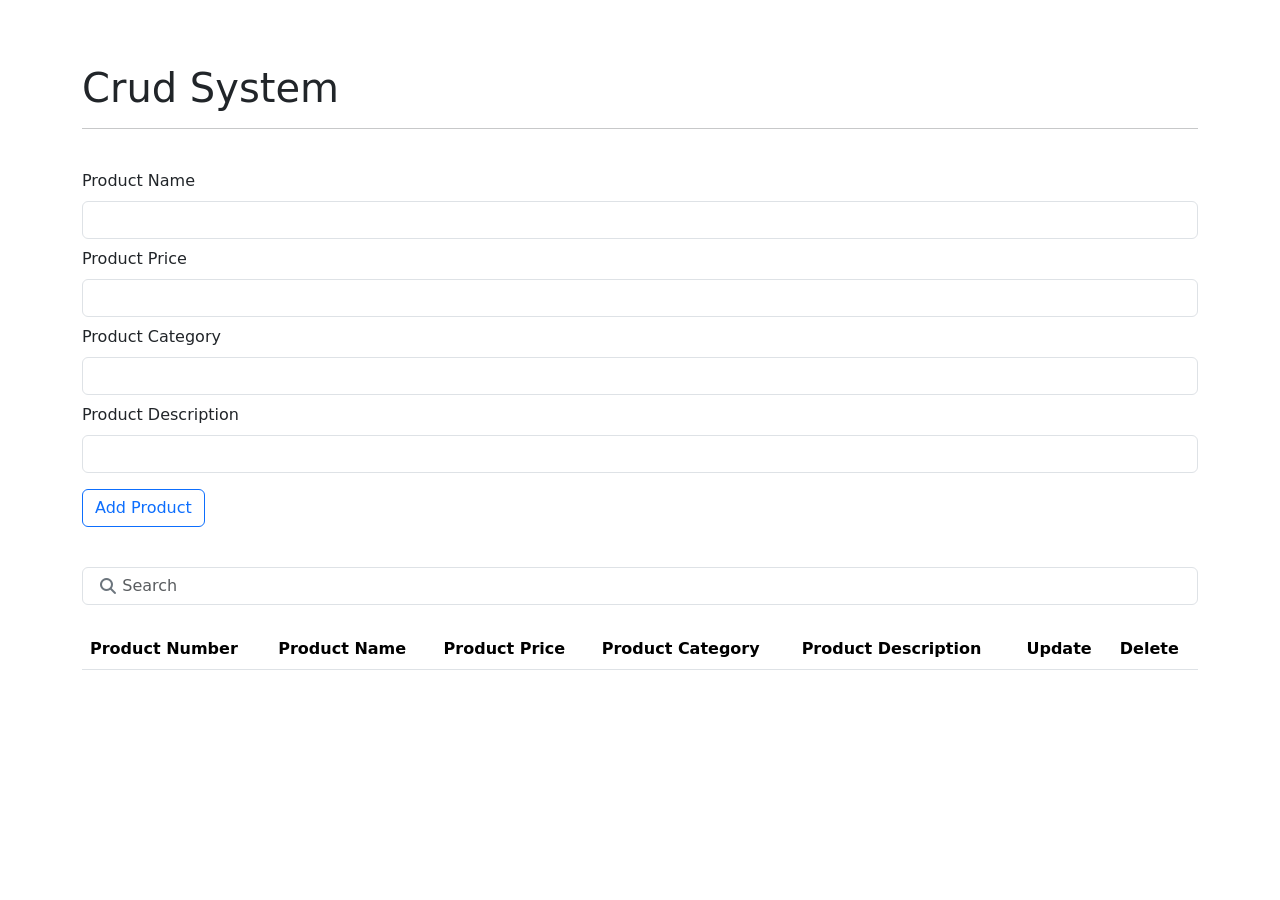
<file: Tasks/Crud_Task(JS)/html/index.html>
<!DOCTYPE html>
<html lang="en">

<head>
  <meta charset="UTF-8">
  <meta name="viewport" content="width=device-width, initial-scale=1.0">
  <title>Lab Session</title>
  <link rel="stylesheet" href="../css/all.min.css">
  <link rel="stylesheet" href="../css/bootstrap.min.css">
  <link rel="stylesheet" href="../css/style.css">
</head>

<body>

  <div class="container my-5 py-3">

    <h1>Crud System</h1>
    <hr>

    <label for="productName" class="mt-4 my-2">Product Name</label>
    <input type="text" id="productName" class="form-control" required>
    <div id="productNameAlert" class="mt-1 alert alert-danger d-none">
      <p>Invalid, Must Start With Uppercase</p>
    </div>


    <label for="productPrice" class="my-2">Product Price</label>
    <input type="number" id="productPrice" class="form-control" required>
    <div id="productPriceAlert" class="mt-1 alert alert-danger d-none">
      <p>Invalid,There is no price less than 0 </p>
    </div>


    <label for="productCat" class="my-2">Product Category</label>
    <input type="text" id="productCat" class="form-control" required>
    <div id="productCatAlert" class="mt-1 alert alert-danger d-none">
      <p>Invalid, Category Must be Only Alphabets , contains at least 2 characters </p>
    </div>

    <label for="productDesc" class="my-2">Product Description</label>
    <input type="text" id="productDesc" class="form-control" required>
    <div id="productDescAlert" class="mt-1 alert alert-danger d-none">
      <p>Invalid,Description Must Contain at least 2 characters , can't have special characters </p>
    </div>

    <button id="mainBtn" class="btn btn-outline-primary my-3">Add Product</button>

    <div class="position-relative">
      <i
        class="fa-solid fa-magnifying-glass position-absolute top-50 start-0 translate-middle-y ms-3 text-secondary"></i>

      <input type="search" id="search" class="my-4 form-control" placeholder="Search">
      <div id="searchAlert" class="alert alert-light d-none">
        <p>Data Not Found!</p>
      </div>
    </div>


    <table class="table">
      <thead>
        <tr>
          <th>Product Number</th>
          <th>Product Name</th>
          <th>Product Price</th>
          <th>Product Category</th>
          <th>Product Description</th>
          <th>Update</th>
          <th>Delete</th>
        </tr>
      </thead>

      <tbody id="rowData">

      </tbody>

    </table>




  </div>


  <script src="../js/bootstrap.bundle.min.js"></script>
  <script src="../js/script.js"></script>
</body>

</html>
</file>
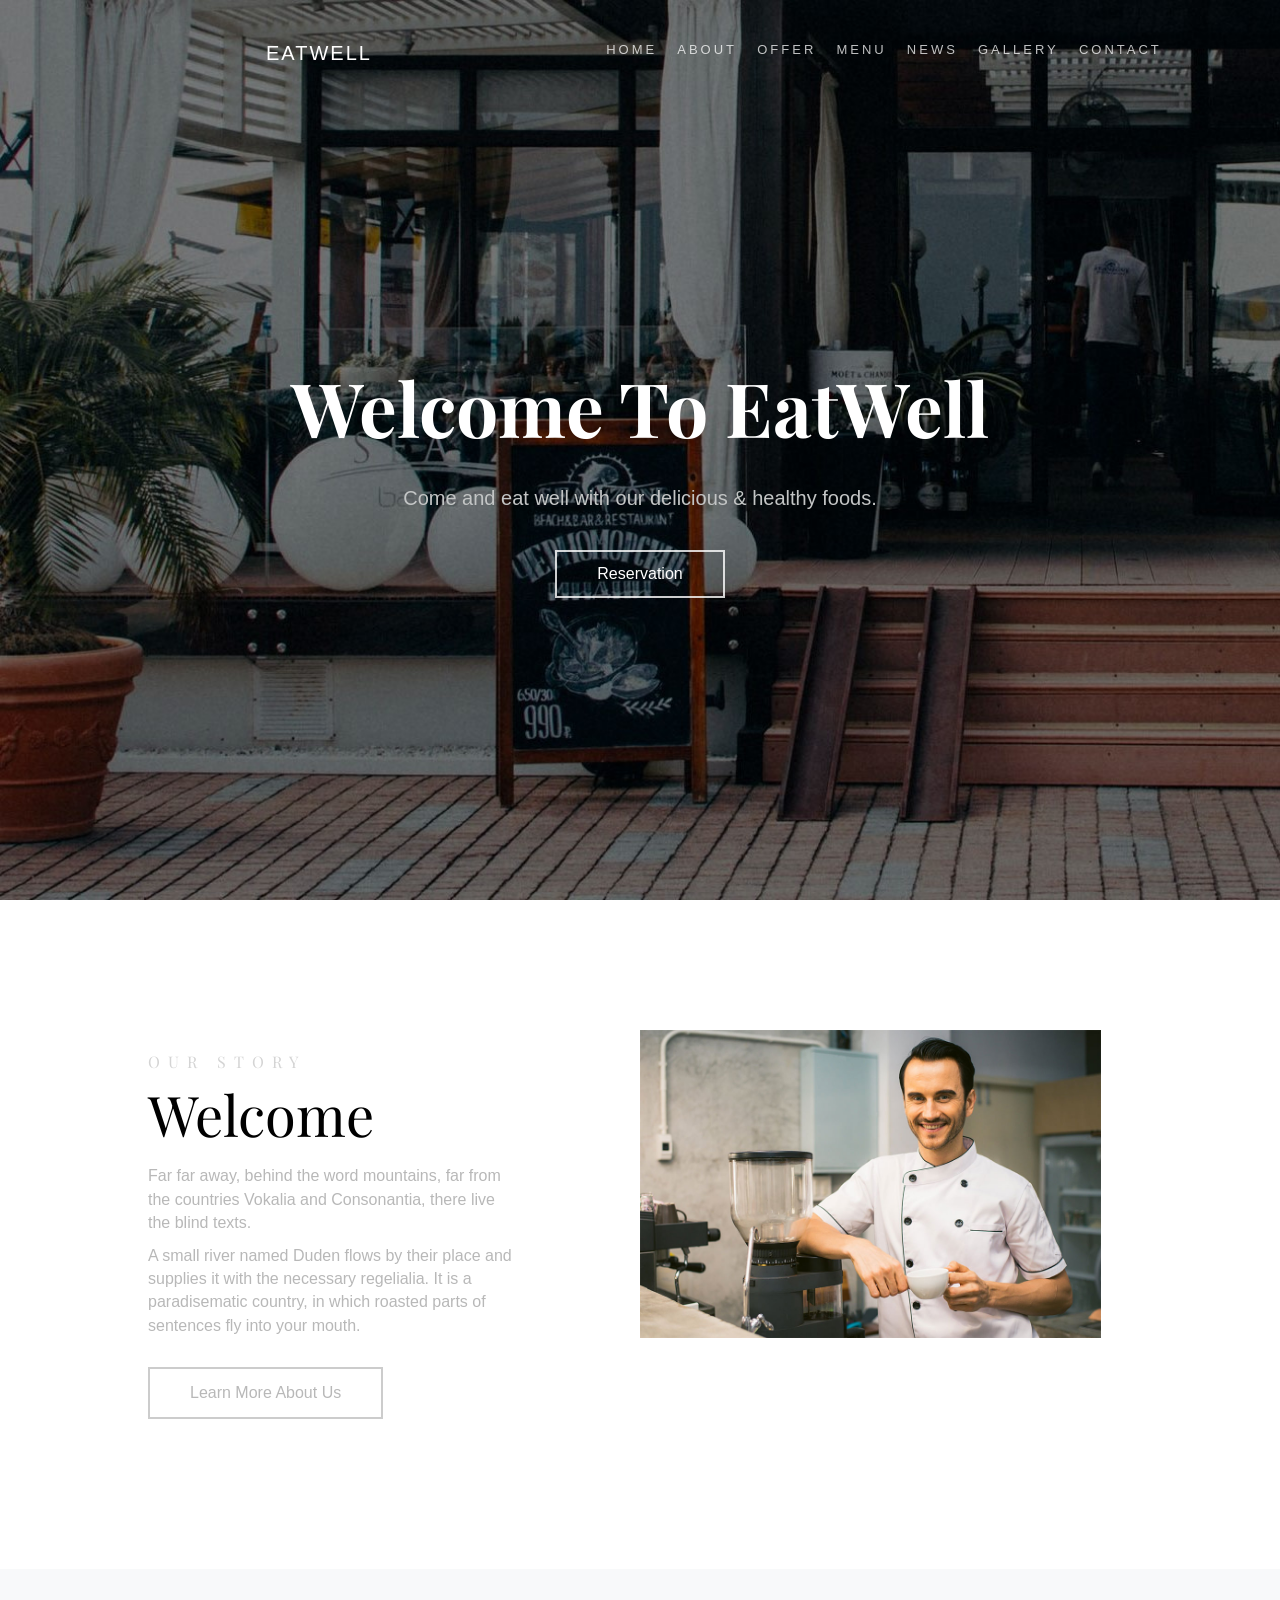
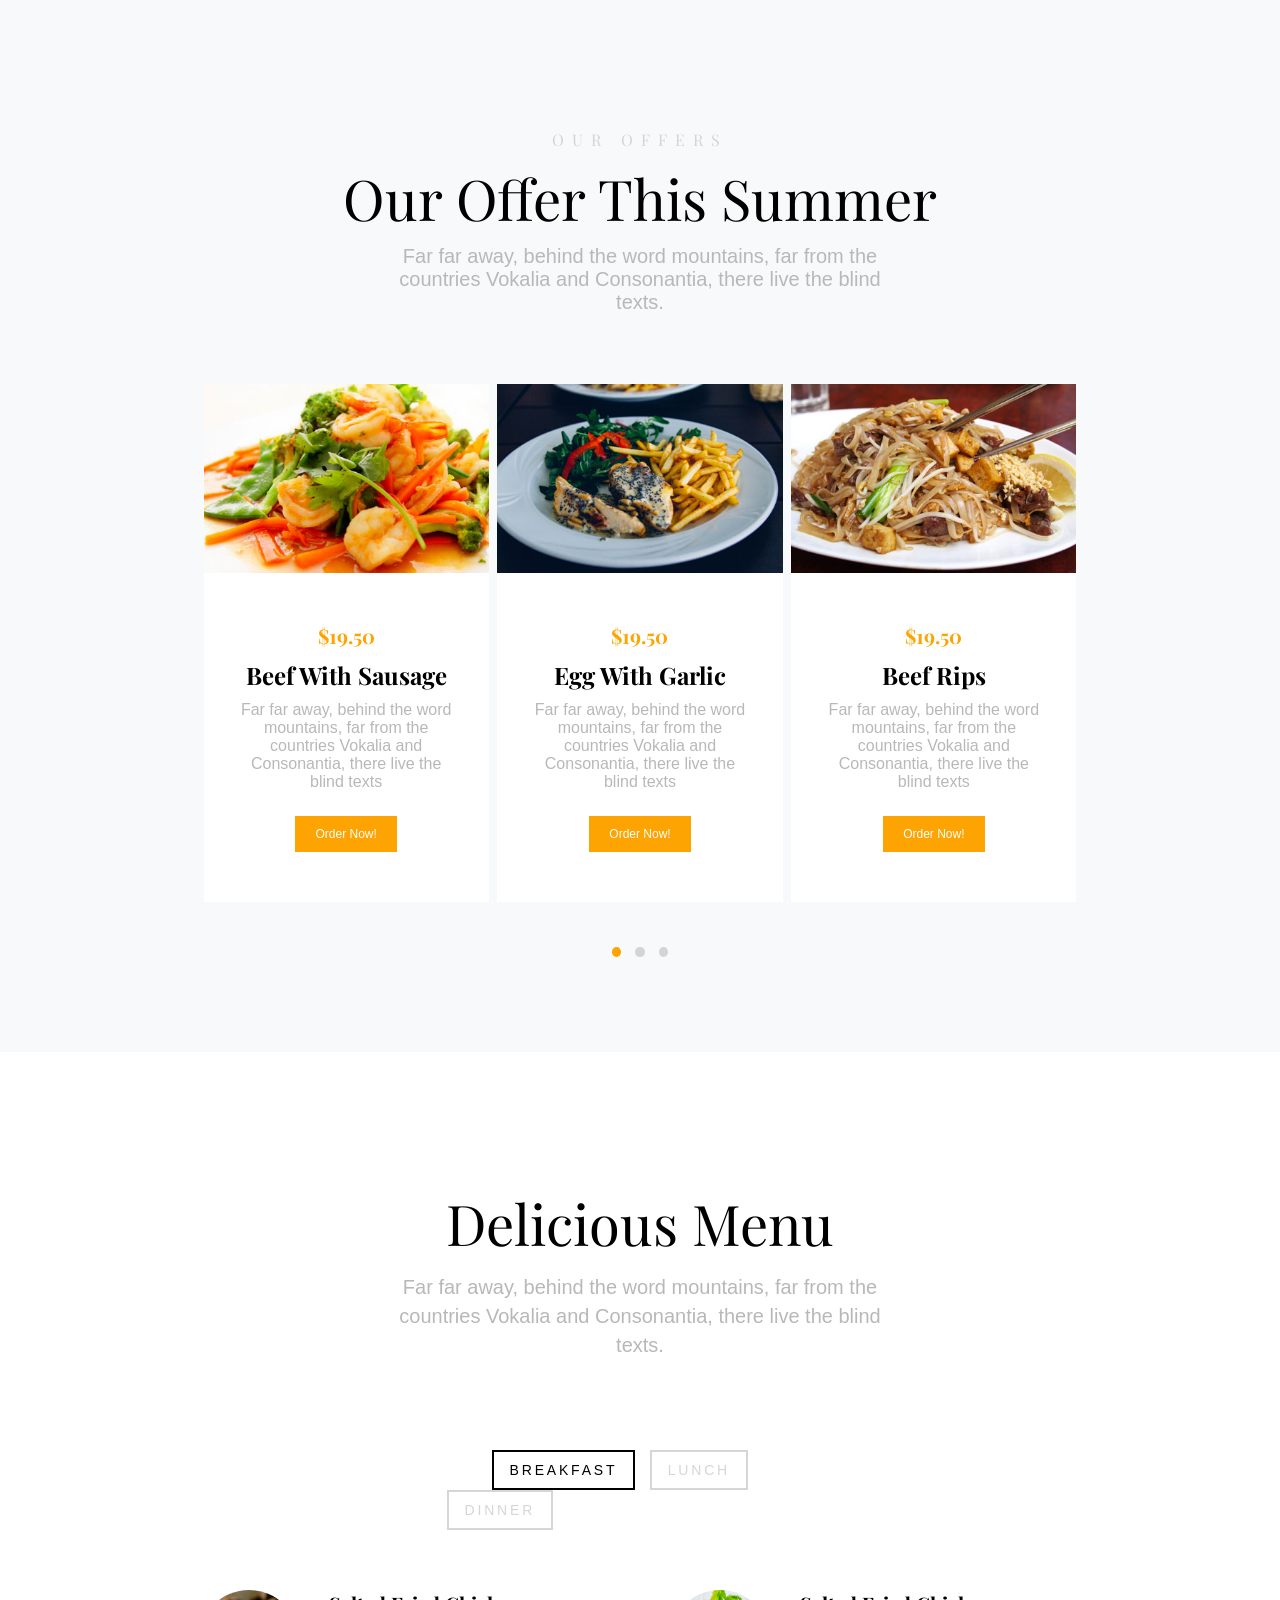
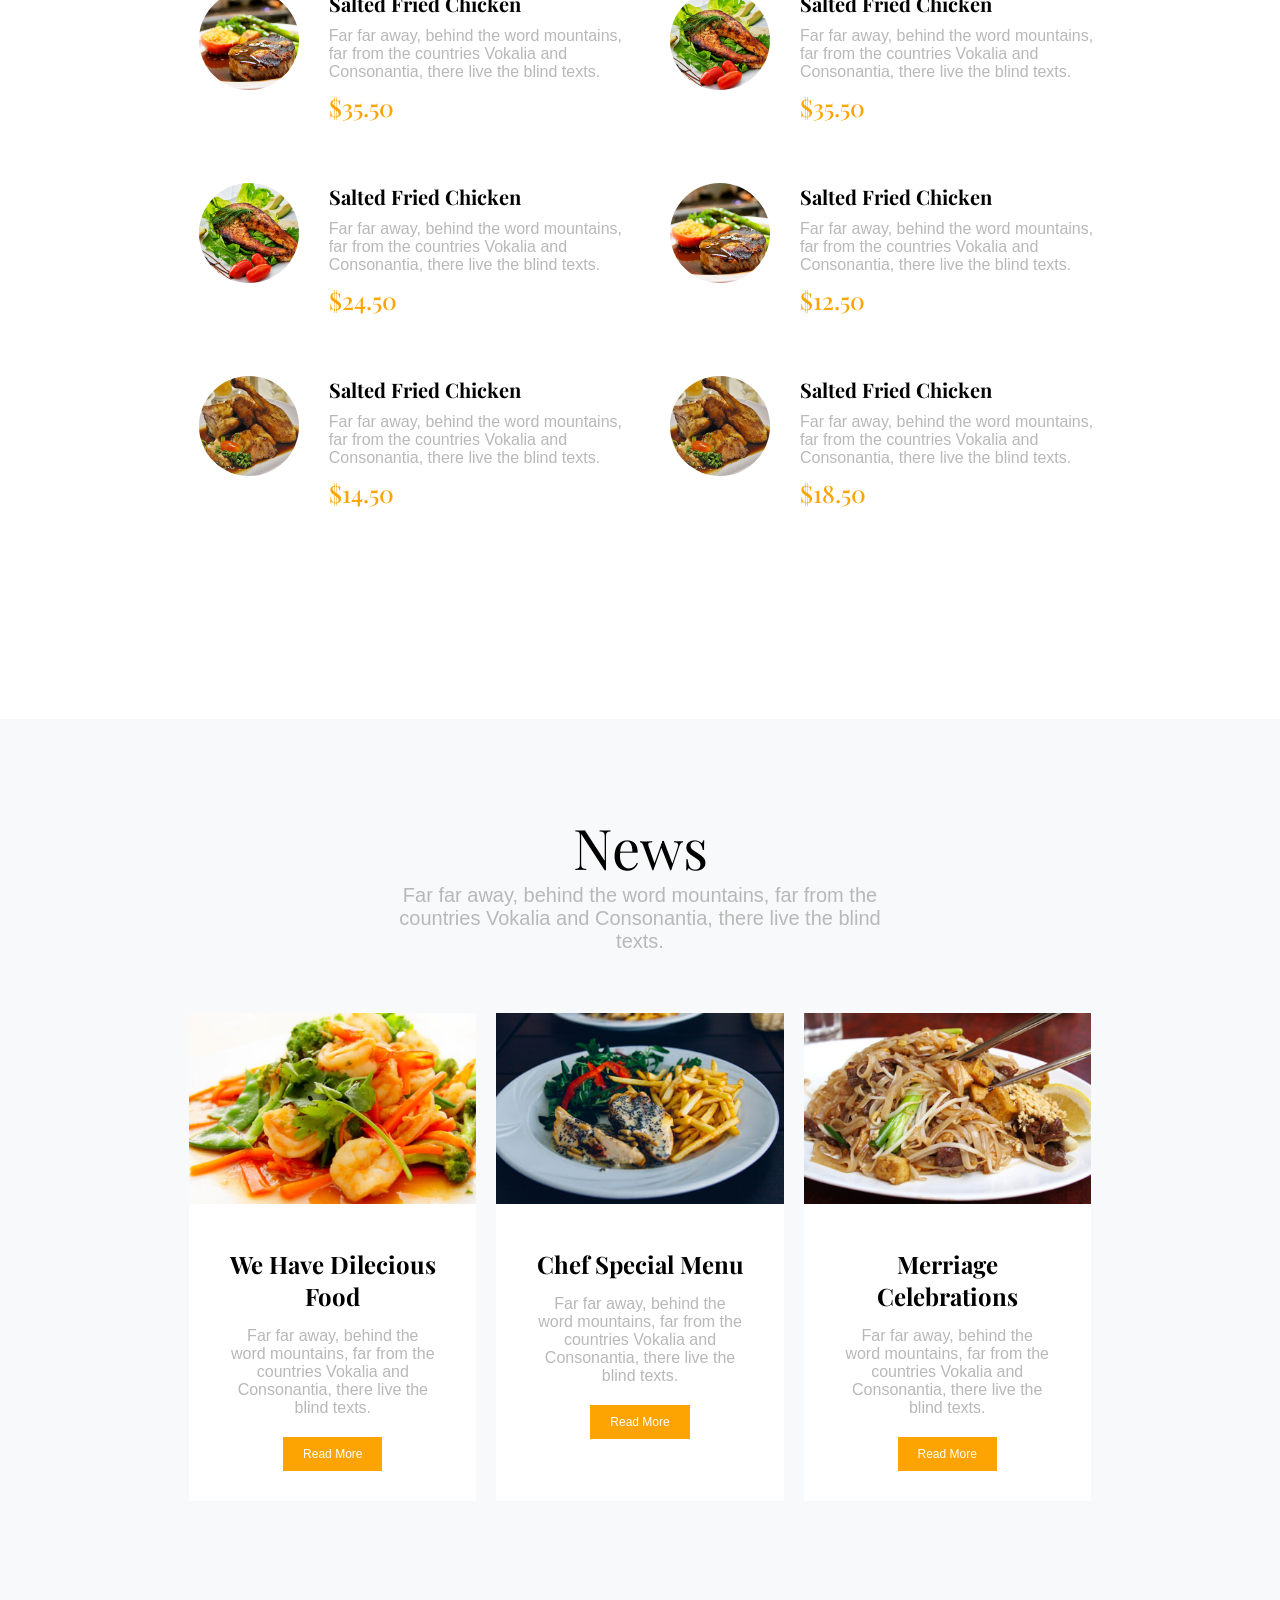
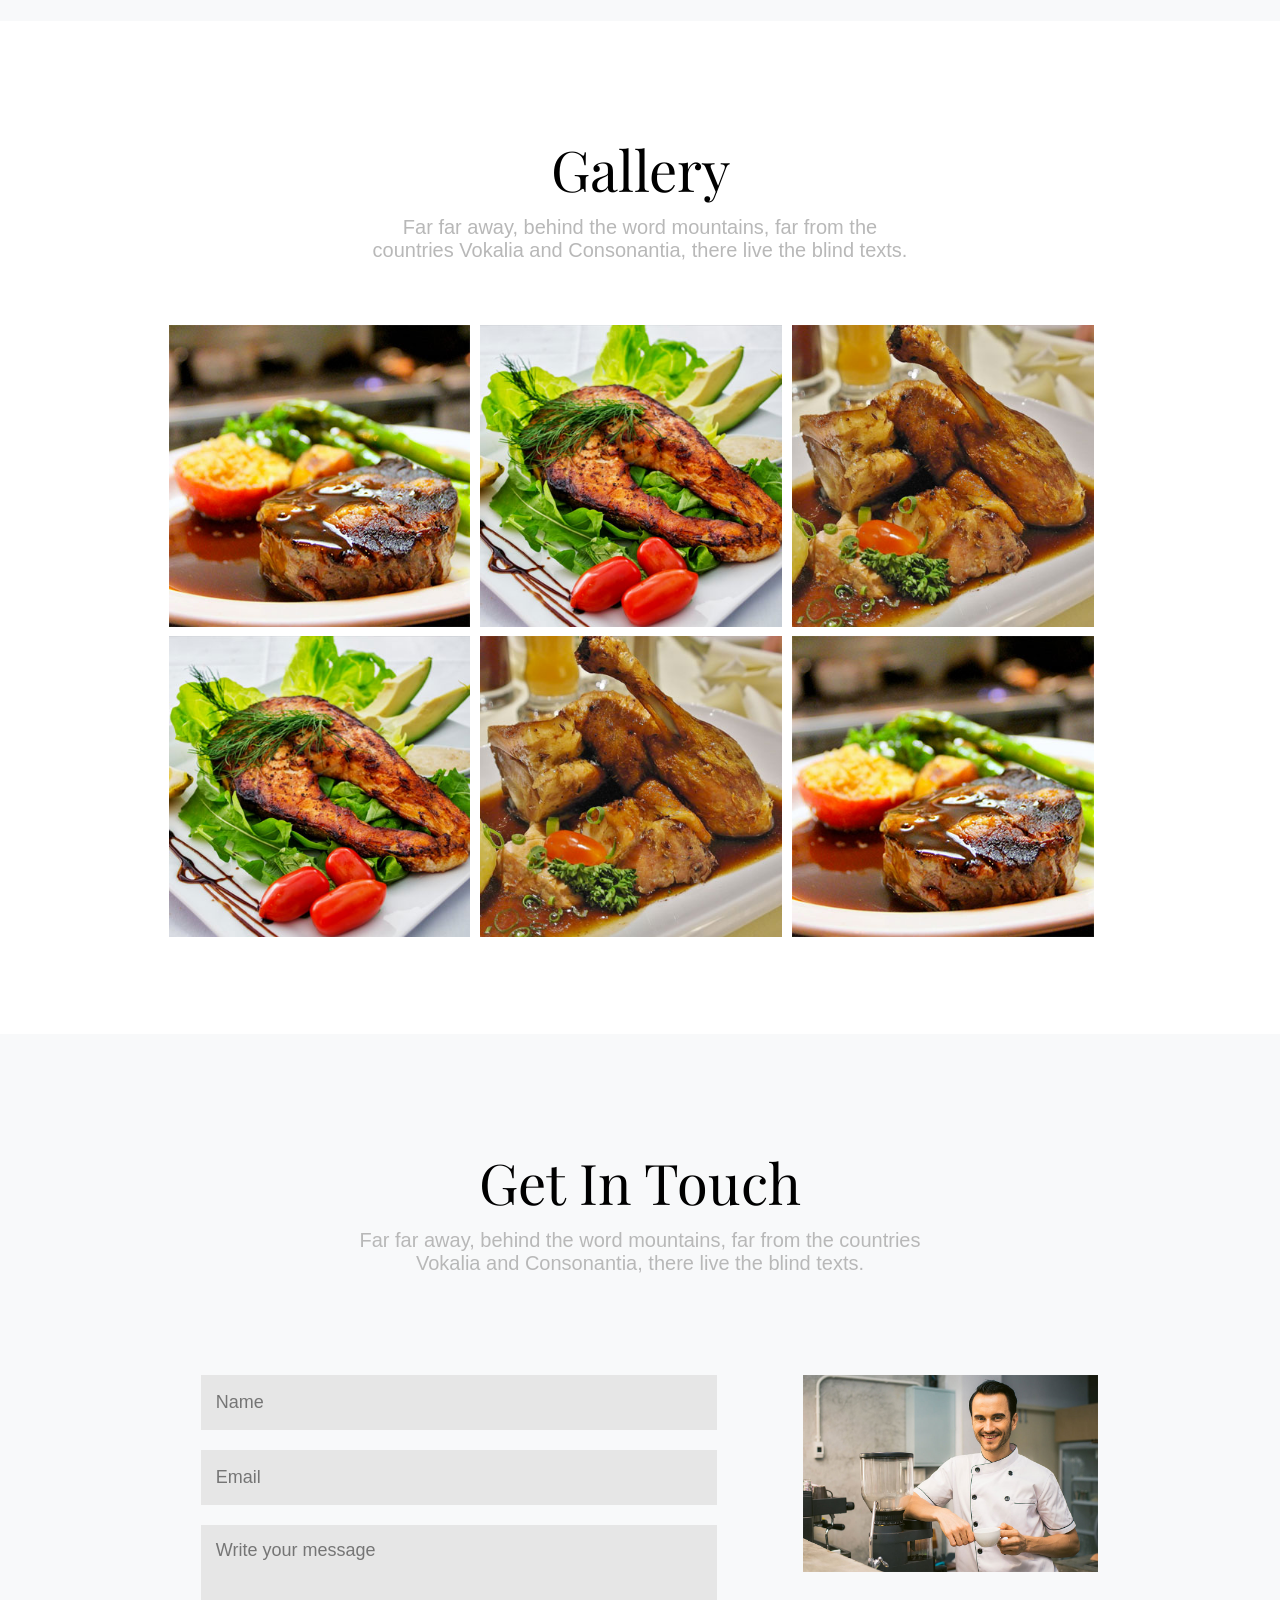
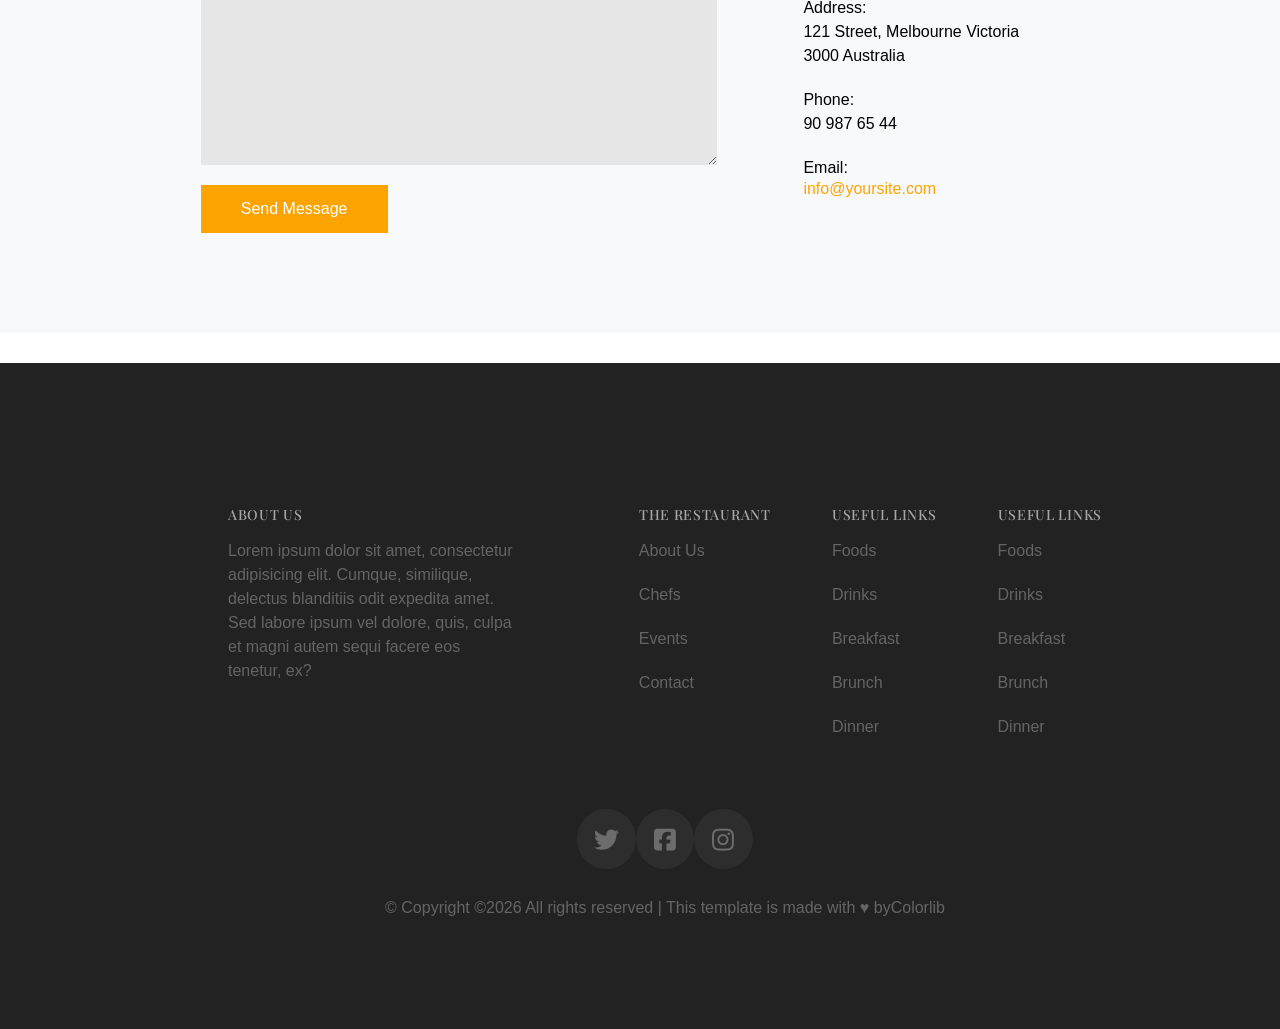
<file: Tasks/Task1/HTML/index.html>
<!DOCTYPE html>
<html lang="en">
<head>
  <meta charset="UTF-8">
  <meta name="viewport" content="width=device-width, initial-scale=1.0">
  <title>Colorlib Template - EatWell</title>
  <link rel="preconnect" href="https://fonts.googleapis.com">
  <link rel="preconnect" href="https://fonts.gstatic.com" crossorigin>
  <link href="https://fonts.googleapis.com/css2?family=Playfair+Display:ital,wght@0,400..900;1,400..900&display=swap" rel="stylesheet">
  <link rel="stylesheet" href="../CSS/all.min.css">
  <link rel="stylesheet" href="../CSS/fonts.css">
  <link rel="stylesheet" href="../CSS/style.css">
</head>
<body>

  <!-- Section 1 -->
  <!-- ********************************************** -->

  <section class="home" id="#home">
    <div class="container">
      <nav class="nav-bar">
        
        <div class="txt">
          <h3><a href="index.html">eatwell</a></h3>
        </div>
        
        <ul>
          <li><a href="#home">home</a></li>
          <li><a href="#aboutus">about</a></li>
          <li><a href="#offer">offer</a></li>
          <li><a href="#menu">menu</a></li>
          <li><a href="#news">news</a></li>
          <li><a href="#gallery">gallery</a></li>
          <li><a href="#contact">contact</a></li>
        </ul>

      </nav>


      <div class="home2">  
        <h1>Welcome To EatWell</h1>
        <p>Come and eat well with our delicious & healthy foods.</p>
        <button>Reservation</button>
      </div>

    </div>
  </section>


  <!-- ********************************************** -->
  <!-- Section 2  -->

  <section class="about" id="#aboutus">
    <div class="container">

      <div class="left">
        <h4>our story</h4>
        <h2>Welcome</h2>
        <p>
          Far far away, behind the word mountains, far from the countries Vokalia and Consonantia, there live the blind texts.
        </p>

        <p>
          A small river named Duden flows by their place and supplies it with the necessary regelialia. It is a paradisematic country, in which roasted parts of sentences fly into your mouth.
        </p>

        <button>Learn More About Us</button>
      </div>

      <div class="right">
        <img src="../imgs/about_img_1.jpg" alt="">
      </div>

    </div>
  </section>


  <!-- ********************************************** -->
  <!-- Section 3  -->

  <section class="offer" id="offer">
    <div class="container">

      <div class="top">

        <h4>Our Offers</h4>
        <h2>Our Offer This Summer</h2>
        <p>
          Far far away, behind the word mountains, far from the countries Vokalia and Consonantia, there live the blind texts.
        </p>
      
      </div>

      <div class="bottom">
        <div class="cards">
          
          <div class="card">

            <div class="image">
            <img src="../imgs/offer_1.jpg" alt="Offer1">
            </div>

            <div class="txt">

            <span>$19.50</span>
            <h5>Beef With Sausage</h5>
            <p>
              Far far away, behind the word mountains, far from the countries Vokalia and Consonantia, there live the blind texts
            </p>
            <button>Order Now!</button>
            
            </div>
            
          </div>

          <div class="card">

            <div class="image">
            <img src="../imgs/offer_2.jpg" alt="Offer1">
            </div>

            <div class="txt">

            <span>$19.50</span>
            <h5>Egg With Garlic</h5>
            <p>
              Far far away, behind the word mountains, far from the countries Vokalia and Consonantia, there live the blind texts
            </p>
            <button>Order Now!</button>
            
            </div>
            
          </div>
          

          <div class="card">

            <div class="image">
            <img src="../imgs/offer_3.jpg" alt="Offer1">
            </div>

            <div class="txt">

            <span>$19.50</span>
            <h5>Beef Rips</h5>
            <p>
              Far far away, behind the word mountains, far from the countries Vokalia and Consonantia, there live the blind texts
            </p>
            <button>Order Now!</button>
            
            </div>
            
          </div>
          
        </div>
        </div>
      
      <div class="dots">
        <span class="dot dot1"></span>
        <span class="dot"></span>
        <span class="dot"></span>
      </div>
    </div>
  </section>
  
  <!-- ********************************************** -->
  <!-- Section 4  -->

  <section class="menu" id="menu">
    <div class="container">

      <div class="top">
        <h2>Delicious Menu</h2>
        <p>
          Far far away, behind the word mountains, far from the countries Vokalia and Consonantia, there live the blind texts.
        </p>
      </div>


      <div class="bottom">

        <div class="choices">
          <button class="active">Breakfast</button>
          <button>Lunch</button>
          <button>Dinner</button>
        </div>

        <div class="menu-details">

          <div class="left">

            <div class="meal">

              <div class="image">
                <img src="../imgs/menu_1.jpg" alt="Meal 1">
              </div>

              <div class="txt">
                <h5>Salted Fried Chicken</h5>
                <p>
                  Far far away, behind the word mountains, far from the countries Vokalia and Consonantia, there live the blind texts.
                </p>
                <span>$35.50</span>
              </div>
            
            </div>


            <div class="meal">

              <div class="image">
                <img src="../imgs/menu_2.jpg" alt="Meal 1">
              </div>

              <div class="txt">
                <h5>Salted Fried Chicken</h5>
                <p>
                  Far far away, behind the word mountains, far from the countries Vokalia and Consonantia, there live the blind texts.
                </p>
                <span>$24.50</span>
              </div>
            
            </div>

            <div class="meal">

              <div class="image">
                <img src="../imgs/menu_3.jpg" alt="Meal 1">
              </div>

              <div class="txt">
                <h5>Salted Fried Chicken</h5>
                <p>
                  Far far away, behind the word mountains, far from the countries Vokalia and Consonantia, there live the blind texts.
                </p>
                <span>$14.50</span>
              </div>
            
            </div>

          </div>

          <div class="right">

            <div class="meal">

              <div class="image">
                <img src="../imgs/menu_2.jpg" alt="Meal 1">
              </div>

              <div class="txt">
                <h5>Salted Fried Chicken</h5>
                <p>
                  Far far away, behind the word mountains, far from the countries Vokalia and Consonantia, there live the blind texts.
                </p>
                <span>$35.50</span>
              </div>
            
            </div>

            <div class="meal">

              <div class="image">
                <img src="../imgs/menu_1.jpg" alt="Meal 1">
              </div>

              <div class="txt">
                <h5>Salted Fried Chicken</h5>
                <p>
                  Far far away, behind the word mountains, far from the countries Vokalia and Consonantia, there live the blind texts.
                </p>
                <span>$12.50</span>
              </div>
            
            </div>

            <div class="meal">

              <div class="image">
                <img src="../imgs/menu_3.jpg" alt="Meal 1">
              </div>

              <div class="txt">
                <h5>Salted Fried Chicken</h5>
                <p>
                  Far far away, behind the word mountains, far from the countries Vokalia and Consonantia, there live the blind texts.
                </p>
                <span>$18.50</span>
              </div>
            
            </div>

          </div>

        </div>

      </div>

    </div>
  </section>

  <!-- ********************************************** -->
  <!-- Section 5  -->

  <section class="news" id="#news">
    <div class="container">

      <div class="head">
        <h2>News</h2>
        <p>
          Far far away, behind the word mountains, far from the countries Vokalia and Consonantia, there live the blind texts.
        </p>
      </div>

      <div class="cards">

        <div class="card">
          <img src="../imgs/offer_1.jpg" alt="">

          <div class="txt">
            <h5>We Have Dilecious Food</h5>
            <p>
              Far far away, behind the word mountains, far from the countries Vokalia and Consonantia, there live the blind texts.
            </p>
            <button>Read More</button>
          </div>
        </div>

        <div class="card">
          <img src="../imgs/offer_2.jpg" alt="">

          <div class="txt">
            <h5>Chef Special Menu</h5>
            <p>
              Far far away, behind the word mountains, far from the countries Vokalia and Consonantia, there live the blind texts.
            </p>
            <button>Read More</button>
          </div>
        </div>

        <div class="card">
          <img src="../imgs/offer_3.jpg" alt="">

          <div class="txt">
            <h5>Merriage Celebrations</h5>
            <p>
              Far far away, behind the word mountains, far from the countries Vokalia and Consonantia, there live the blind texts.
            </p>
            <button>Read More</button>
          </div>
        </div>

      </div>

    </div>
  </section>

  <!-- ********************************************** -->
  <!-- Section 6  -->
  
  <section class="gallery" id="gallery">
    <div class="container">
      
      <div class="head">
        <h2>Gallery</h2>
        <p>
          Far far away, behind the word mountains, far from the countries Vokalia and Consonantia, there live the blind texts.
        </p>
      </div>

      <div class="images">

          <div class="photo">
            <img src="../imgs/menu_1.jpg" alt="">
          </div>

          <div class="photo">
            <img src="../imgs/menu_2.jpg" alt="">
          </div>

          <div class="photo">
            <img src="../imgs/menu_3.jpg" alt="">
          </div>

          <div class="photo">
            <img src="../imgs/menu_2.jpg" alt="">
          </div>

          <div class="photo">
            <img src="../imgs/menu_3.jpg" alt="">
          </div>

          <div class="photo">
            <img src="../imgs/menu_1.jpg" alt="">
          </div>

        </div>



    </div>
  </section>

  <!-- ********************************************** -->
  <!-- Section 7  -->

  <section class="contact" id="contact">
    <div class="container">

      <div class="top">
      <h2>Get In Touch</h2>
        <p>
          Far far away, behind the word mountains, far from the countries Vokalia and Consonantia, there live the blind texts.
        </p>
      </div>

      <div class="bottom">

        <div class="left">
          
          <div class="form">
            <form action="index.html">
              <input type="text" placeholder="Name" >
              <input type="email" placeholder="Email" >
              <textarea placeholder="Write your message" cols="30" rows="10"></textarea>
              <button type="submit">Send Message</button>
            </form>
          </div>
        
        </div>

        <div class="right">
          
          <div class="address">
            
            <div class="photo">
              <img src="../imgs/about_img_1.jpg" alt="">
            </div>
            
            <div class="txt">
              <p>Address:</p>
              <p>121 Street, Melbourne Victoria</p>
              <p>3000 Australia</p>

              <h4>Phone:</h4>
              <h5>90 987 65 44</h5>

              <p>Email:</p>
              <a href="mailto:info@yoursite.com">info@yoursite.com</a>
            </div>

          </div>

        </div>

      </div>



    </div>

  </section>

  <!-- ********************************************** -->
  <!-- Section 8  -->

  <footer class="last">
    <div class="container">
      
      <div class="top">
      
        <div class="left">
          <h2>About Us</h2>
          <p>
            Lorem ipsum dolor sit amet, consectetur adipisicing elit. Cumque, similique, delectus blanditiis odit expedita amet. Sed labore ipsum vel dolore, quis, culpa et magni autem sequi facere eos tenetur, ex?
          </p>
        </div>

        <div class="right">
          <h2>The Restaurant</h2>
          <ul>
            <li><a href="#home">About Us</a></li>
            <li><a href="#home">Chefs</a></li>
            <li><a href="#home">Events</a></li>
            <li><a href="#home">Contact</a></li>
          </ul>
        </div>

        <div class="right">
          <h2>Useful links</h2>
          <ul>
            <li><a href="#home">Foods</a></li>
            <li><a href="#home">Drinks</a></li>
            <li><a href="#home">Breakfast</a></li>
            <li><a href="#home">Brunch</a></li>
            <li><a href="#home">Dinner</a></li>
          </ul>
        </div>

        <div class="right">
          <h2>Useful links</h2>
          <ul>
            <li><a href="#home">Foods</a></li>
            <li><a href="#home">Drinks</a></li>
            <li><a href="#home">Breakfast</a></li>
            <li><a href="#home">Brunch</a></li>
            <li><a href="#home">Dinner</a></li>
          </ul>
        </div>
      
      </div>

      <div class="down">

        <div class="icons">
          
          <div class="icon">
            <i class="fa-brands fa-twitter"></i>
          </div>

          <div class="icon">
            <i class="fa-brands fa-square-facebook"></i>
          </div>

          <div class="icon">
            <i class="fa-brands fa-instagram"></i>
          </div>

        </div>

        <div class="txt">
          <p>© Copyright ©2026 All rights reserved | This template is made with &hearts; byColorlib</p>
        </div>

      </div>

    </div>
  </footer>
</body>
</html>
</file>
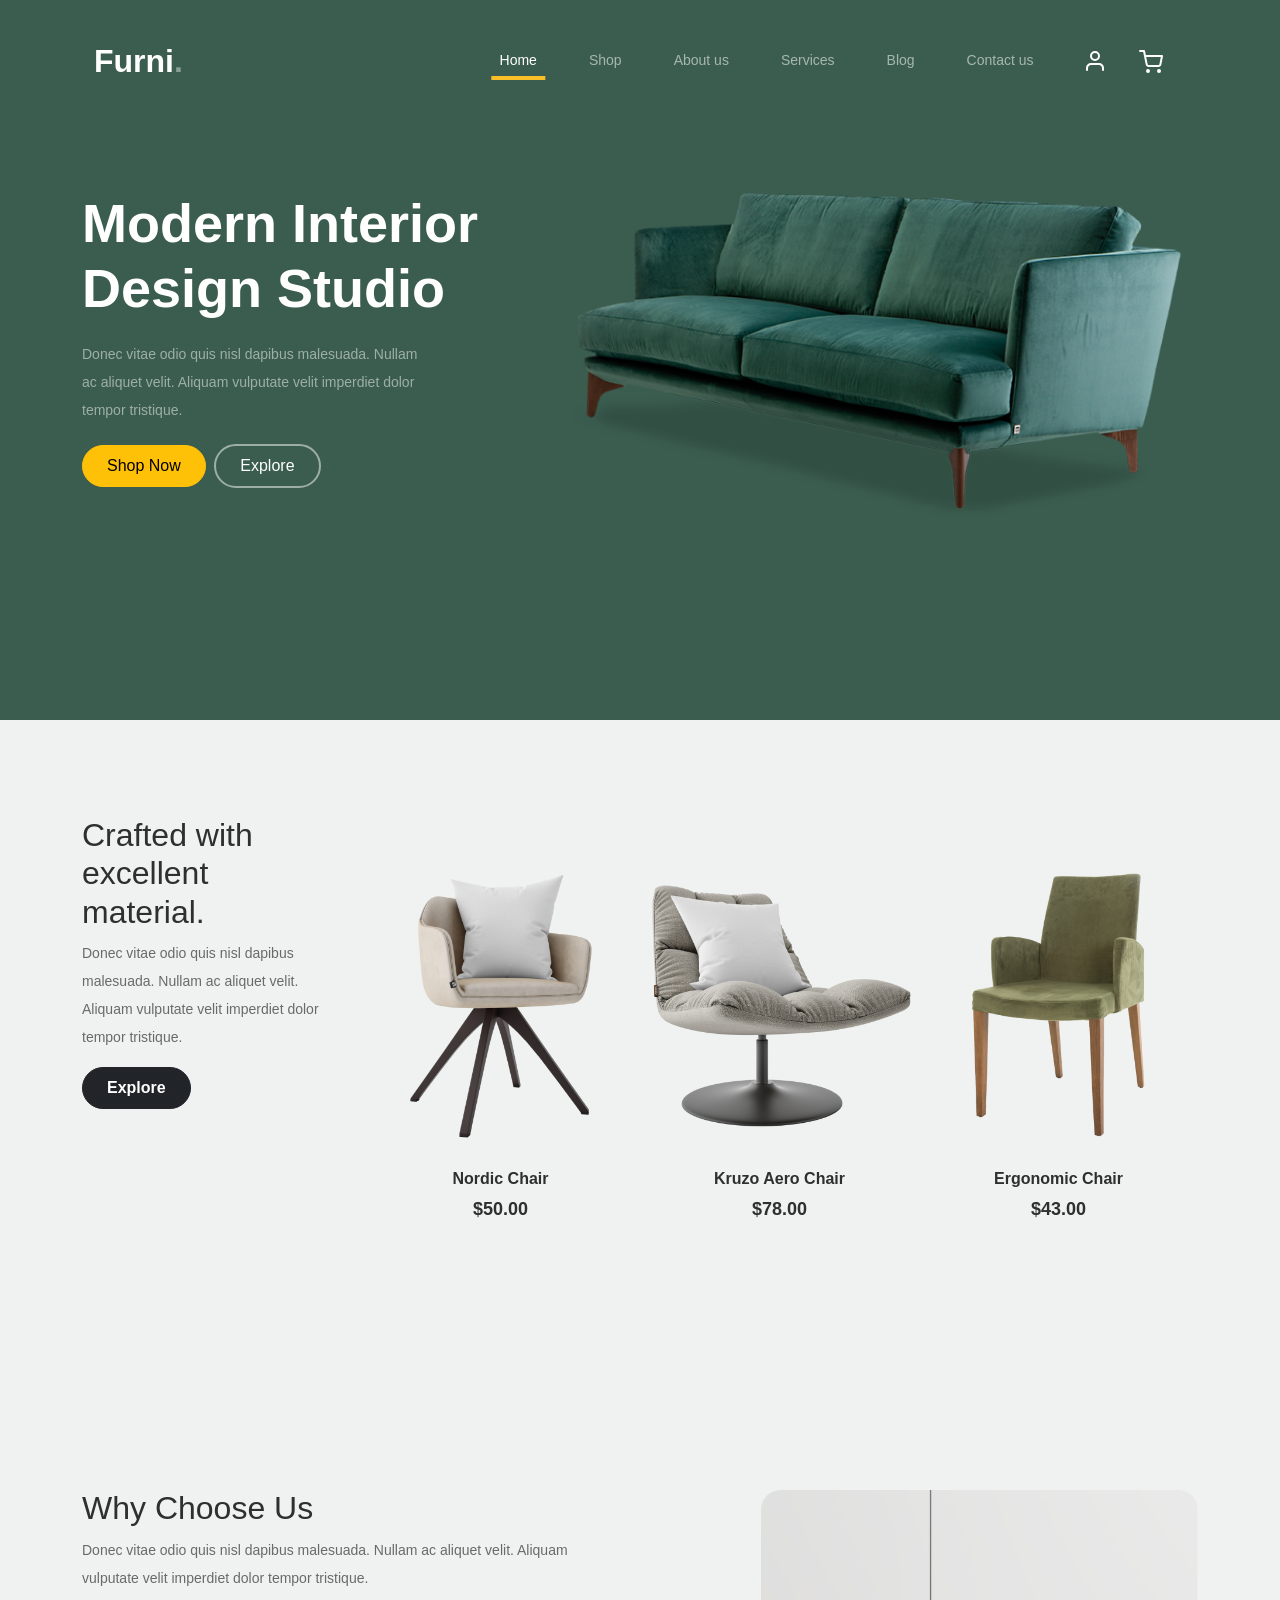
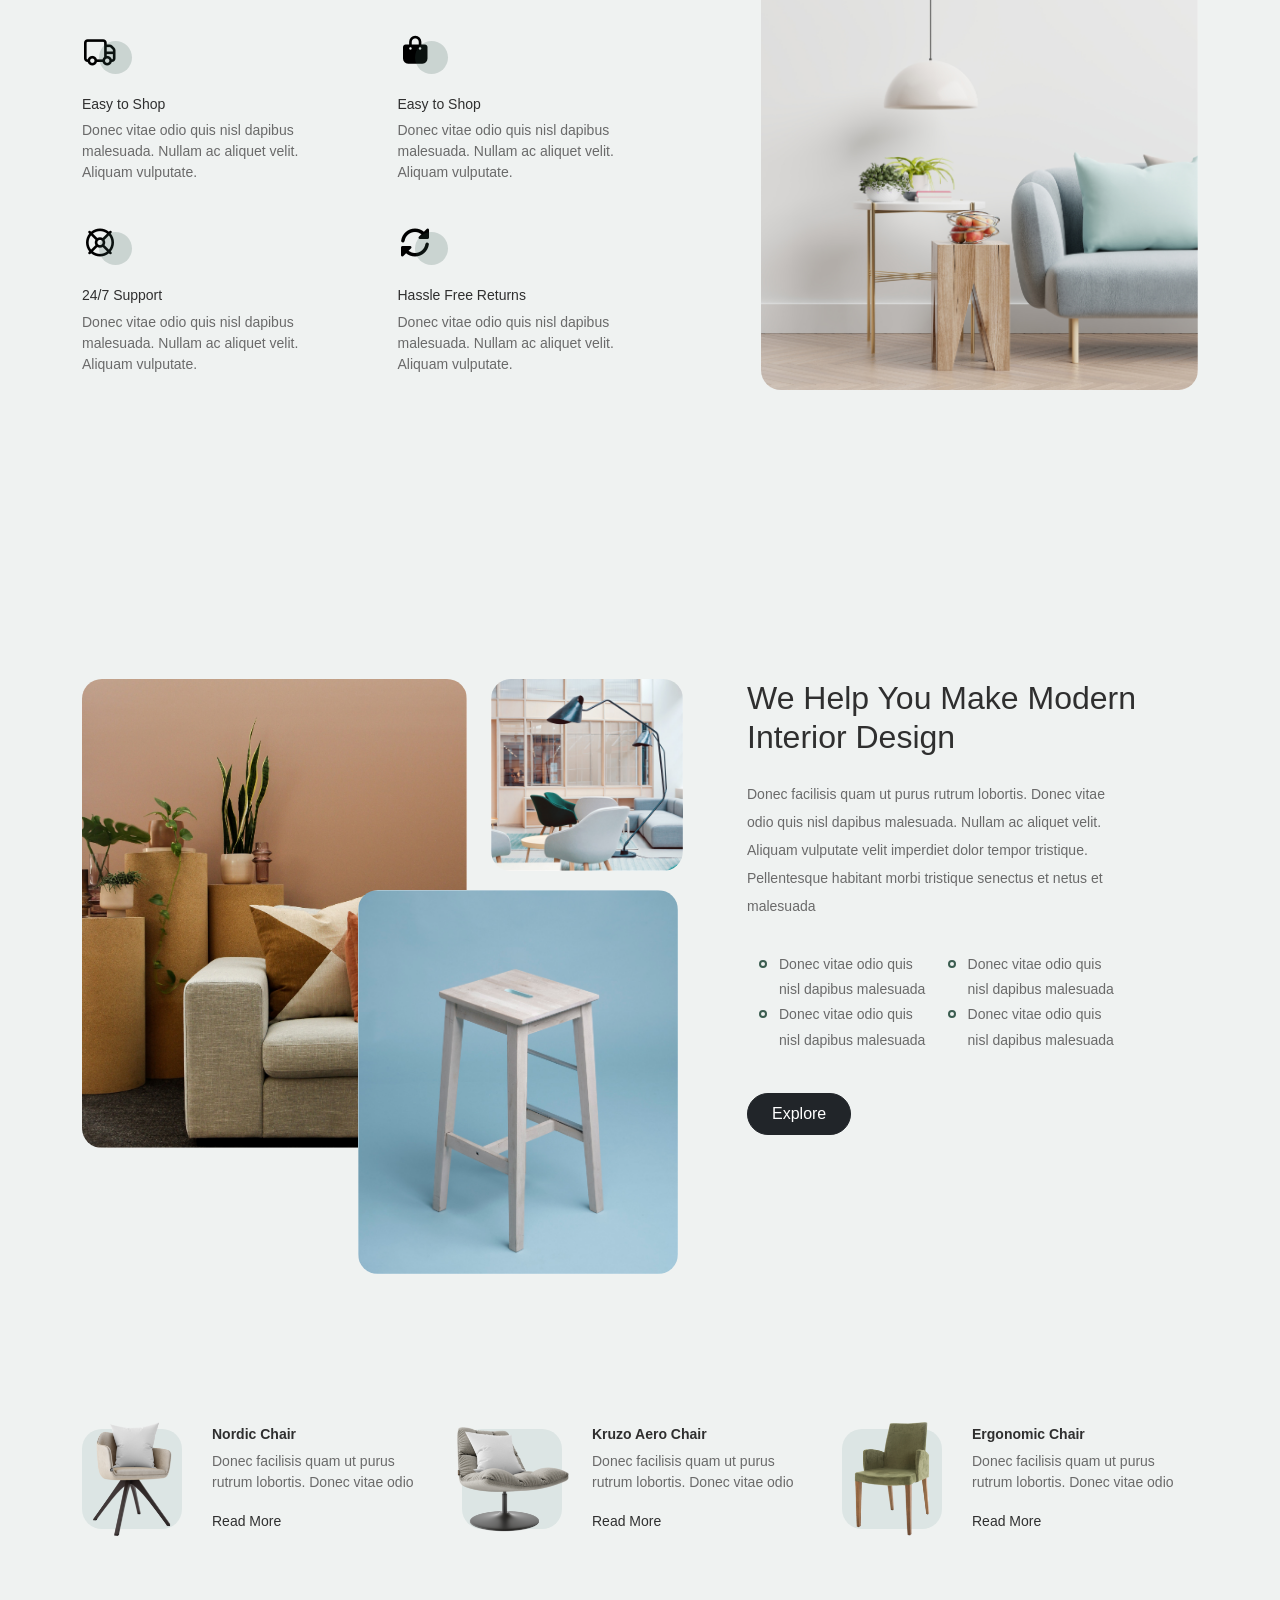
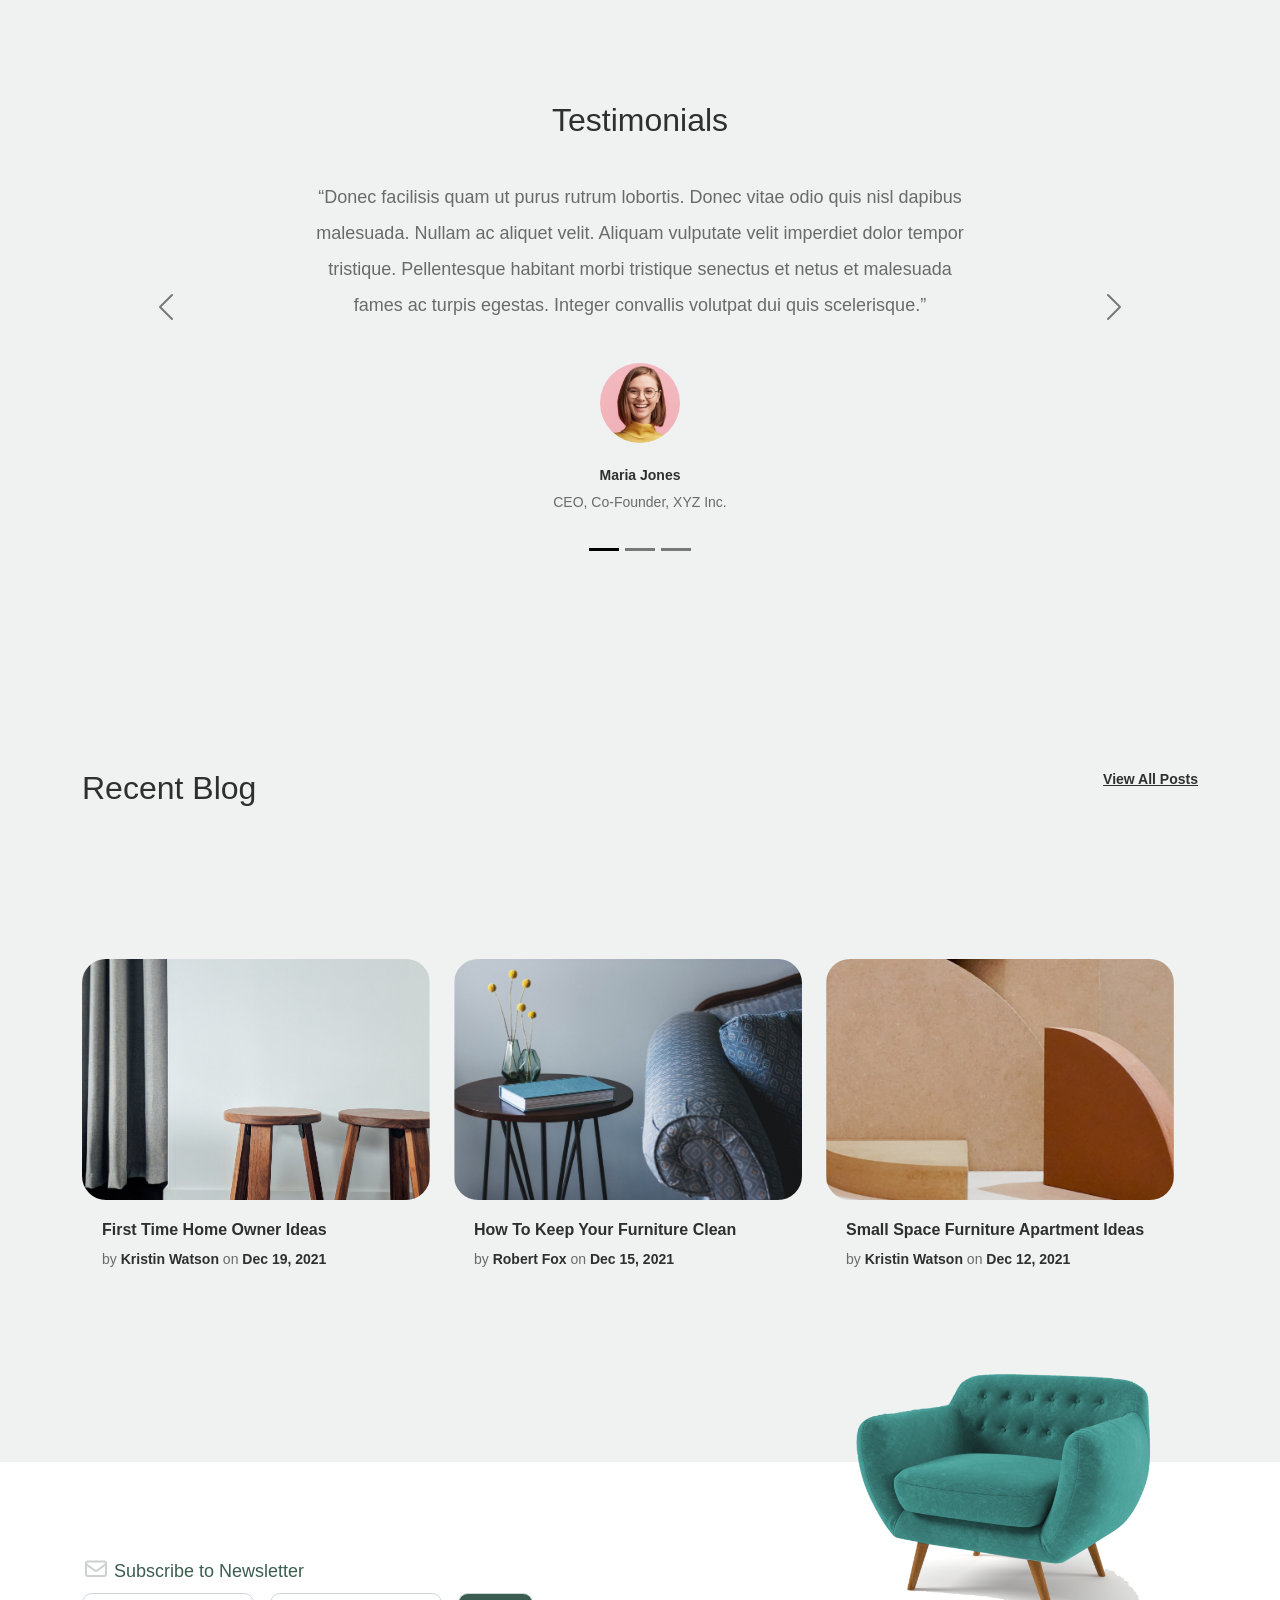
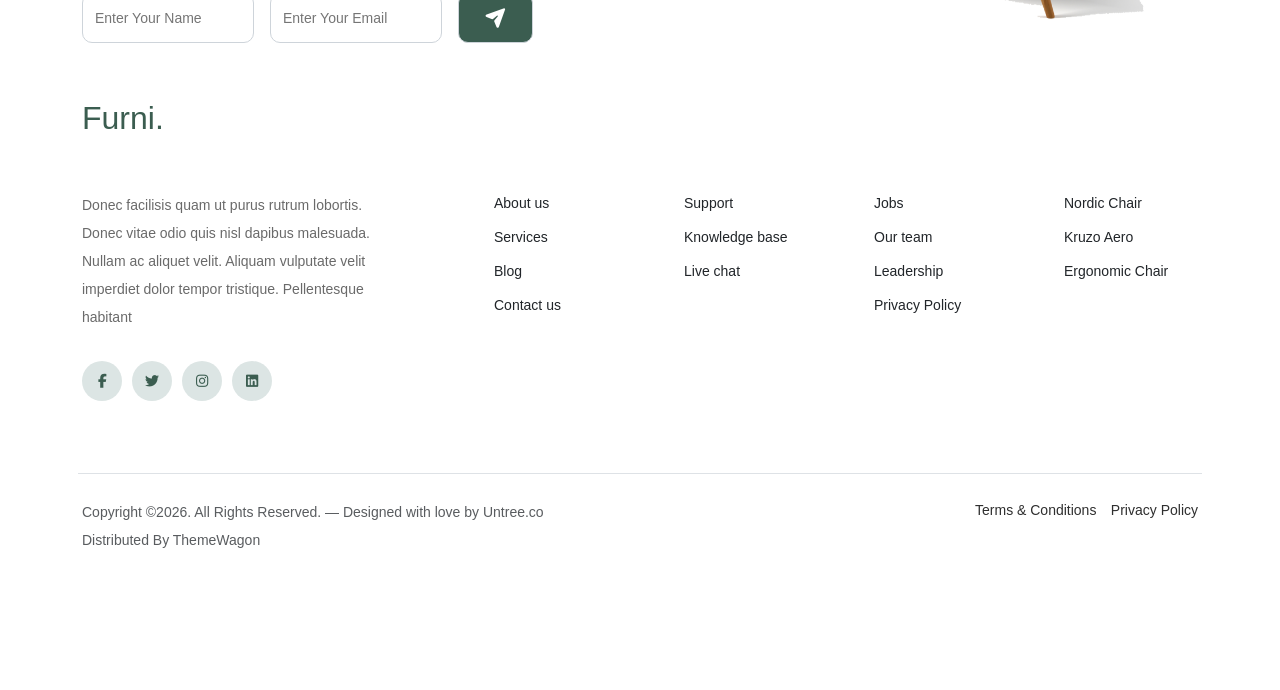
<file: Tasks/Task3/HTML/index.html>
<!DOCTYPE html>
<html lang="en">
<head>
  <meta charset="UTF-8">
  <meta name="viewport" content="width=device-width, initial-scale=1.0">
  <title> Home - Furni Website</title>

  <!-- icon -->
    <link rel="icon" href="../imgs/tree-and-roots.png" type="image/x-icon">
  <!-- css -->
    <link rel="stylesheet" href="../CSS/all.min.css">
    <link rel="stylesheet" href="../CSS/bootstrap.min.css">
    <link rel="stylesheet" href="../CSS/style.css">

</head>

<body>
  <!-- Section 1 -->
  <section class="intro py-3 px-4">
    <div class="container">

      <nav class="navbar navbar-expand-lg py-3">
        <div class="container-fluid">
          <a class="navbar-brand" href="#">Furni<strong>.</strong></a>
          <button class="navbar-toggler" type="button" data-bs-toggle="collapse" data-bs-target="#navbarSupportedContent" aria-controls="navbarSupportedContent" aria-expanded="false" aria-label="Toggle navigation">
            <span class="navbar-toggler-icon"></span>
          </button>
          <div class="collapse navbar-collapse" id="navbarSupportedContent">
            <ul class="navbar-nav ms-auto mb-2 mb-lg-0">
              <li class="nav-item">
                <a class="nav-link active item" aria-current="page" href="#">Home</a>
              </li>
              <li class="nav-item">
                <a class="nav-link item" href="#">Shop</a>
              </li>
              <li class="nav-item">
                <a class="nav-link item" href="#">About us</a>
              </li>
              <li class="nav-item ">
                <a class="nav-link item" href="#">Services</a>
              </li>
              <li class="nav-item ">
                <a class="nav-link item" href="#">Blog</a>
              </li>
              <li class="nav-item">
                <a class="nav-link item " href="#">Contact us</a>
              </li>
              <li class="nav-item">
                <a class="nav-link" href="#"><img src="../imgs/user.svg" alt=""></a>                
                <a class="nav-link " href="#"><img src="../imgs/cart.svg" alt=""></a>   
              </li>
            </ul>
          </div>
        </div>
      </nav>


      <div class="content d-flex justify-content-between align-items-center flex-wrap row-gap-5">

        <div class="left col-xs-12 col-sm-12 col-md-12 col-lg-5">
          <h1>Modern Interior Design Studio</h1>
          <p>Donec vitae odio quis nisl dapibus malesuada. Nullam ac aliquet velit. Aliquam vulputate velit imperdiet dolor tempor tristique.</p>
          <button class="shop-btn rounded-pill btn btn-warning px-4 py-2 me-1">Shop Now</button>
          <button class="explore-btn rounded-pill btn btn-primary px-4 py-2">Explore</button>
        </div>

        <div class="right col-xs-12 col-sm-12 col-md-12 col-lg-7" >
          <img src="../imgs/couch.png" alt="" class="w-100">
        </div>

    </div>

    </div>
  </section>  


  <!-- Section 2 -->
  <section class="part2 py-5">
    <div class="container d-flex flex-wrap py-5">

      <div class="one col-lg-3 col-md-6 col-sm-12">
        <h2>Crafted with excellent material.</h2>
        <p>
          Donec vitae odio quis nisl dapibus malesuada. Nullam ac aliquet velit. Aliquam vulputate velit imperdiet dolor tempor tristique.
        </p>
        <button type="button" class="btn btn-dark px-4 py-2 rounded-pill">Explore</button>
      </div>

      <div class="items-product col-lg-3 col-md-6 col-sm-12 text-center">
        <img src="../imgs/product-1.png" alt="" class="w-100">
        <div class="product-info my-4">
          <h5>Nordic Chair</h5>
          <span>$50.00</span>
        </div>
        <div class="layer"></div>
        <div class="plus d-flex align-items-center justify-content-center">+</div>
      </div>

      <div class="items-product col-lg-3 col-md-6 col-sm-12 text-center ">
        <img src="../imgs/product-2.png" alt="" class="w-100 position-relative z-3">
        <div class="product-info my-4">
          <h5>Kruzo Aero Chair</h5>
          <span>$78.00</span>
        </div>
        <div class="layer"></div>
        <div class="plus d-flex align-items-center justify-content-center">+</div>
      </div>      

      <div class="items-product col-lg-3 col-md-6 col-sm-12 text-center">
        <img src="../imgs/product-3.png" alt="" class="w-100">
        <div class="product-info my-4">
          <h5>Ergonomic Chair</h5>
          <span>$43.00</span>
        </div>
        <div class="layer"></div>
        <div class="plus d-flex align-items-center justify-content-center ">+</div>
      </div>








    </div>
  </section>


  <!-- Section 3 -->
  <section class="part3 py-5">
    <div class="container d-flex gap-5 py-5 bas align-items-baseline">
      <div class="row align-items-center g-5"> 

        <div class="left col-sm-12 col-md-12 col-lg-7 my-5">
          <div class="top">
            <h3>Why Choose Us</h3>
            <p>
              Donec vitae odio quis nisl dapibus malesuada. Nullam ac aliquet velit. Aliquam vulputate velit imperdiet dolor tempor tristique.
            </p>
          </div>

          <div class="bottom d-flex flex-wrap">
            
            <div class="itemm w-50">
              <i class="fa-regular fa-truck" style="color: rgb(0, 0, 0);"></i>
              <h5>Easy to Shop</h5>
              <p>
                Donec vitae odio quis nisl dapibus malesuada. Nullam ac aliquet velit. Aliquam vulputate.
              </p>
            </div>


            <div class="itemm w-50">
              <i class="fa-solid fa-bag-shopping" style="color: rgb(0, 0, 0);"></i>
              <h5>Easy to Shop</h5>
              <p>
                Donec vitae odio quis nisl dapibus malesuada. Nullam ac aliquet velit. Aliquam vulputate.
              </p>
            </div>
            
            
            <div class="itemm w-50">
              <i class="fa-regular fa-life-ring" style="color: rgb(0, 0, 0);"></i>
              <h5>24/7 Support</h5>
              <p>
                Donec vitae odio quis nisl dapibus malesuada. Nullam ac aliquet velit. Aliquam vulputate.
              </p>
            </div>
            
            
            <div class="itemm w-50">
              <i class="fa-solid fa-rotate" style="color: rgb(0, 0, 0);"></i>
              <h5>Hassle Free Returns</h5>
              <p>
                Donec vitae odio quis nisl dapibus malesuada. Nullam ac aliquet velit. Aliquam vulputate.
              </p>
            </div>          


          </div>
        </div>

        <div class="right col-sm-12 col-md-12 col-lg-5 my-5">
          <img src="../imgs/why-choose-us-img.jpg" alt="" class="w-100">
        </div>

      </div> 

      </div>
  </section>


  <!-- Section 4 -->
  <section class="part4 py-5">
    <div class="container py-5">
      <div class="row">

        <div class="left col-lg-7 col-md-12 col-sm-12 d-flex flex-wrap gap-4 py-5">

          <div class="pic1">
            <img src="../imgs/img-grid-1.jpg" alt="" class="img1">
          </div>

          <div class="pic2">
            <img src="../imgs/img-grid-2.jpg" alt="" class="img2">
          </div>

          <div class="pic3">
            <img src="../imgs/img-grid-3.jpg" alt="" class="img3">
          </div>
          
        </div>


        <div class="right col-lg-5 col-md-12 col-sm-12 py-5">
          <h2>We Help You Make Modern Interior Design</h2>
          <p class="py-3">
            Donec facilisis quam ut purus rutrum lobortis. Donec vitae odio quis nisl dapibus malesuada. Nullam ac aliquet velit. Aliquam vulputate velit imperdiet dolor tempor tristique. Pellentesque habitant morbi tristique senectus et netus et malesuada
          </p>
          <ul class="d-flex flex-wrap">
            <li>Donec vitae odio quis nisl dapibus malesuada</li>
            <li>Donec vitae odio quis nisl dapibus malesuada</li>
            <li>Donec vitae odio quis nisl dapibus malesuada</li>
            <li>Donec vitae odio quis nisl dapibus malesuada</li>
          </ul>
          <button type="button" class="btn btn-dark px-4 py-2 rounded-pill my-4">
            Explore
          </button>
        </div>

        </div>
    </div>
  </section>

  <!-- Section 5 -->
  <section class="part5 py-2">
    <div class="container">
      <div class="row row-gap-5">

        <div class="col-lg-4 col-md-6 col-sm-12">
          <div class="itemm ">
            <div class="image">
              <img src="../imgs/product-1.png" alt="" class="">
            </div>
            <div class="info">
              <h5>Nordic Chair</h5>
              <p>
                Donec facilisis quam ut purus rutrum lobortis. Donec vitae odio
              </p>
              <a href="#">Read More</a>
            </div>
          </div>
        </div>

        <div class="col-lg-4 col-md-6 col-sm-12">
          <div class="itemm">
            <div class="image"><img src="../imgs/product-2.png" alt=""></div>
            <div class="info">
              <h5>Kruzo Aero Chair</h5>
              <p>Donec facilisis quam ut purus rutrum lobortis. Donec vitae odio</p>
              <a href="#">Read More</a>
            </div>
          </div>
        </div>

        <div class="col-lg-4 col-md-6 col-sm-12">
          <div class="itemm">
            <div class="image"><img src="../imgs/product-3.png" alt=""></div>
            <div class="info">
              <h5>Ergonomic Chair</h5>
              <p>Donec facilisis quam ut purus rutrum lobortis. Donec vitae odio</p>
              <a href="#">Read More</a>
            </div>
          </div>
        </div>

      </div>  
    </div>
  </section>


  <!-- Section 6 -->
  <section class="part6 py-5">
    <div class="container py-5 text-center">
      <div id="carouselExampleDark" class="carousel carousel-dark slide">
      <div class="carousel-indicators">
        <button type="button" data-bs-target="#carouselExampleDark" data-bs-slide-to="0" class="active" aria-current="true" aria-label="Slide 1"></button>
        <button type="button" data-bs-target="#carouselExampleDark" data-bs-slide-to="1" aria-label="Slide 2"></button>
        <button type="button" data-bs-target="#carouselExampleDark" data-bs-slide-to="2" aria-label="Slide 3"></button>
      </div>
    <div class="carousel-inner">
      <div class="carousel-item active" data-bs-interval="10000">
        <div class="slider-info text-center py-5">
          <h4 class="py-3">Testimonials</h4>
          <h6 class="py-3">
            “Donec facilisis quam ut purus rutrum lobortis. Donec vitae odio quis nisl dapibus malesuada. Nullam ac aliquet velit. Aliquam vulputate velit imperdiet dolor tempor tristique. Pellentesque habitant morbi tristique senectus et netus et malesuada fames ac turpis egestas. Integer convallis volutpat dui quis scelerisque.”
          </h6>
          <div class="image">
            <img src="../imgs/person-1.png" alt="" class="my-4">
          </div>
          <h5>Maria Jones</h5>
          <p>CEO, Co-Founder, XYZ Inc.</p>
        </div>
      </div>

      <div class="carousel-item" data-bs-interval="2000">
          <div class="slider-info text-center py-5">
          <h4 class="py-3">Testimonials</h4>
          <h6 class="py-3">
            “Donec facilisis quam ut purus rutrum lobortis. Donec vitae odio quis nisl dapibus malesuada. Nullam ac aliquet velit. Aliquam vulputate velit imperdiet dolor tempor tristique. Pellentesque habitant morbi tristique senectus et netus et malesuada fames ac turpis egestas. Integer convallis volutpat dui quis scelerisque.”
          </h6>
          <div class="image">
            <img src="../imgs/person-1.png" alt="" class="my-4">
          </div>
          <h5>Maria Jones</h5>
          <p>CEO, Co-Founder, XYZ Inc.</p>
        </div>
      </div>

      <div class="carousel-item">
        <div class="slider-info text-center py-5">
          <h4 class="py-3">Testimonials</h4>
          <h6 class="py-3">
            “Donec facilisis quam ut purus rutrum lobortis. Donec vitae odio quis nisl dapibus malesuada. Nullam ac aliquet velit. Aliquam vulputate velit imperdiet dolor tempor tristique. Pellentesque habitant morbi tristique senectus et netus et malesuada fames ac turpis egestas. Integer convallis volutpat dui quis scelerisque.”
          </h6>
          <div class="image">
            <img src="../imgs/person-1.png" alt="" class="my-4">
          </div>
          <h5>Maria Jones</h5>
          <p>CEO, Co-Founder, XYZ Inc.</p>
        </div>
      </div>
    </div>
    <button class="carousel-control-prev" type="button" data-bs-target="#carouselExampleDark" data-bs-slide="prev">
      <span class="carousel-control-prev-icon" aria-hidden="true"></span>
      <span class="visually-hidden">Previous</span>
    </button>
    <button class="carousel-control-next" type="button" data-bs-target="#carouselExampleDark" data-bs-slide="next">
      <span class="carousel-control-next-icon" aria-hidden="true"></span>
      <span class="visually-hidden">Next</span>
    </button>
  </div>
    </div>
  </section>

  <!-- Section 7 -->
  <section class="part7 py-5">
    <div class="container">
      <div class="row">

        <div class="top d-flex justify-content-between  flex-wrap py-5 col-lg-12 col-md-12 col-sm-12">
          <h2>Recent Blog</h2>
          <a href="#">View All Posts</a>
        </div>

        <div class="bottom row py-5 g-4">

          <div class="itemm col-lg-4 col-md-6 col-sm-12">
            <img src="../imgs/post-1.jpg" alt="" class="w-100">
            <h5>First Time Home Owner Ideas</h5>
            <p>by <strong>Kristin Watson</strong> on <strong>Dec 19, 2021</strong></p>
          </div>

          <div class="itemm col-lg-4 col-md-6 col-sm-12">
            <img src="../imgs/post-2.jpg" alt="" class="w-100">
            <h5>How To Keep Your Furniture Clean</h5>
            <p>by <strong>Robert Fox</strong> on <strong>Dec 15, 2021</strong></p>
          </div>

          <div class="itemm col-lg-4 col-md-6 col-sm-12">
            <img src="../imgs/post-3.jpg" alt="" class="w-100">
            <h5>Small Space Furniture Apartment Ideas</h5>
            <p>by <strong>Kristin Watson</strong> on <strong>Dec 12, 2021</strong></p>
          </div>

        </div>


      </div>  
    </div>
  </section>

  <!-- Footer -->
  <section class="footer py-5">
    <div class="container py-5">
      <div class="top row">

        <div class="left  col-lg-8 col-md-12 col-sm-12">
          <i class="fa-regular fa-envelope"></i>
          <span>Subscribe to Newsletter</san>
          <div class="inputs py-2">
            <form action="#">
              <div class="row flex-wrap g-3">
                <div class="col-lg-3 col-md-12 col-sm-9">
                  <input type="text" placeholder="Enter Your Name" >
                </div>
                <div class="col-lg-3 col-md-12 col-sm-9">
                  <input type="email" placeholder="Enter Your Email">
                </div>

                <div class="col-lg-1 col-md-3 col-sm-5">
                  <button><i class="fa-solid fa-paper-plane"></i></button>
                </div>

              </div>
            </form>  
          </div>

        </div>

        <div class="right col-lg-4 col-md-12 col-sm-12 position-relative">
          <img src="../imgs/sofa.png" alt="" >
        </div>

      </div>


      <div class="center row py-5 g-4">
        <h3 class="col-12">Furni.</h3>

        <div class="left col-lg-4 col-md-12 col-sm-12">
          <p>
            Donec facilisis quam ut purus rutrum lobortis. Donec vitae odio quis nisl dapibus malesuada. Nullam ac aliquet velit. Aliquam vulputate velit imperdiet dolor tempor tristique. Pellentesque habitant
          </p>
          <div class="icons d-flex">
            <i class="fa-brands fa-facebook-f"></i>
            <i class="fa-brands fa-twitter"></i>
            <i class="fa-brands fa-instagram"></i>
            <i class="fa-brands fa-linkedin"></i>
          </div>

        </div>

        <div class="right col-lg-2 col-md-6 col-sm-6">
          <ul>
            <li><a href="">About us</a></li>
            <li><a href="">Services</a></li>
            <li><a href="">Blog</a></li>
            <li><a href="">Contact us</a></li>
          </ul>
        </div>

        <div class="right col-lg-2 col-md-6 col-sm-6">
          <ul>
            <li><a href="">Support</a></li>
            <li><a href="">Knowledge base</a></li>
            <li><a href="">Live chat</a></li>
          </ul>
        </div>

        <div class="right col-lg-2 col-md-6 col-sm-6">
          <ul>
            <li><a href="">Jobs</a></li>
            <li><a href="">Our team</a></li>
            <li><a href="">Leadership</a></li>
            <li><a href="">Privacy Policy</a></li>
          </ul>
        </div>

        <div class="right col-lg-2 col-md-6 col-sm-6">
          <ul>
            <li><a href="">Nordic Chair</a></li>
            <li><a href="">Kruzo Aero</a></li>
            <li><a href="">Ergonomic Chair</a></li>
          </ul>
        </div>

      </div>

      <div class="bottom">
        <footer class="row justify-content-between py-3 my-4 border-top g-2"> 
          <div class="info col-lg-6 col-md-12 d-flex align-items-center">
            <p class="mb-6 mb-md-0 text-body-secondary">
              Copyright ©2026. All Rights Reserved. — Designed with love by Untree.co Distributed By ThemeWagon
            </p> 
          </div> 
            <div class="linkss col-lg-4 col-md-5 col-sm-6 text-lg-end text-md-start text-sm-start">
              <a href="#" class="terms">Terms & Conditions</a>
              <a href="#">Privacy Policy</a>
            </div>
        </footer>
      </div>

    </div>
  </section>


  <!-- JS link -->
  <script src="../JS/bootstrap.bundle.min.js"></script>
</body>
</html>
</file>
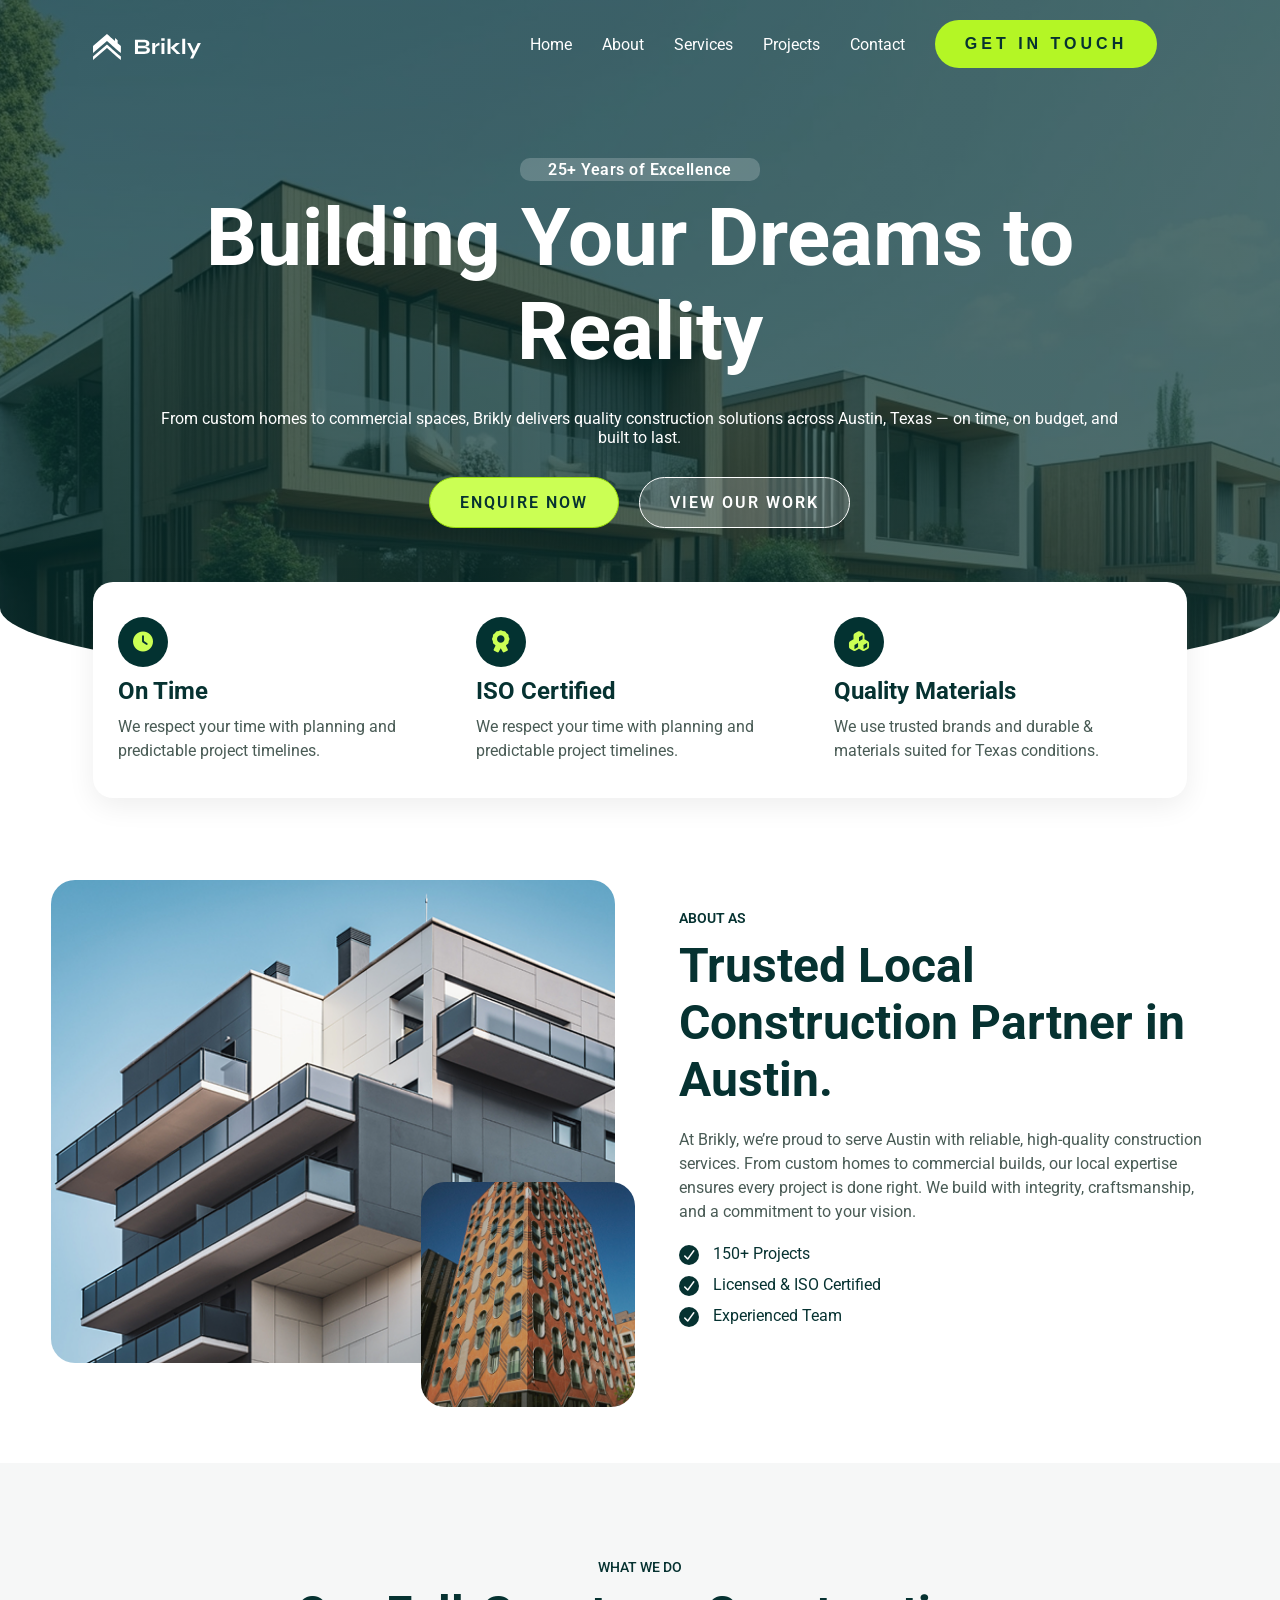
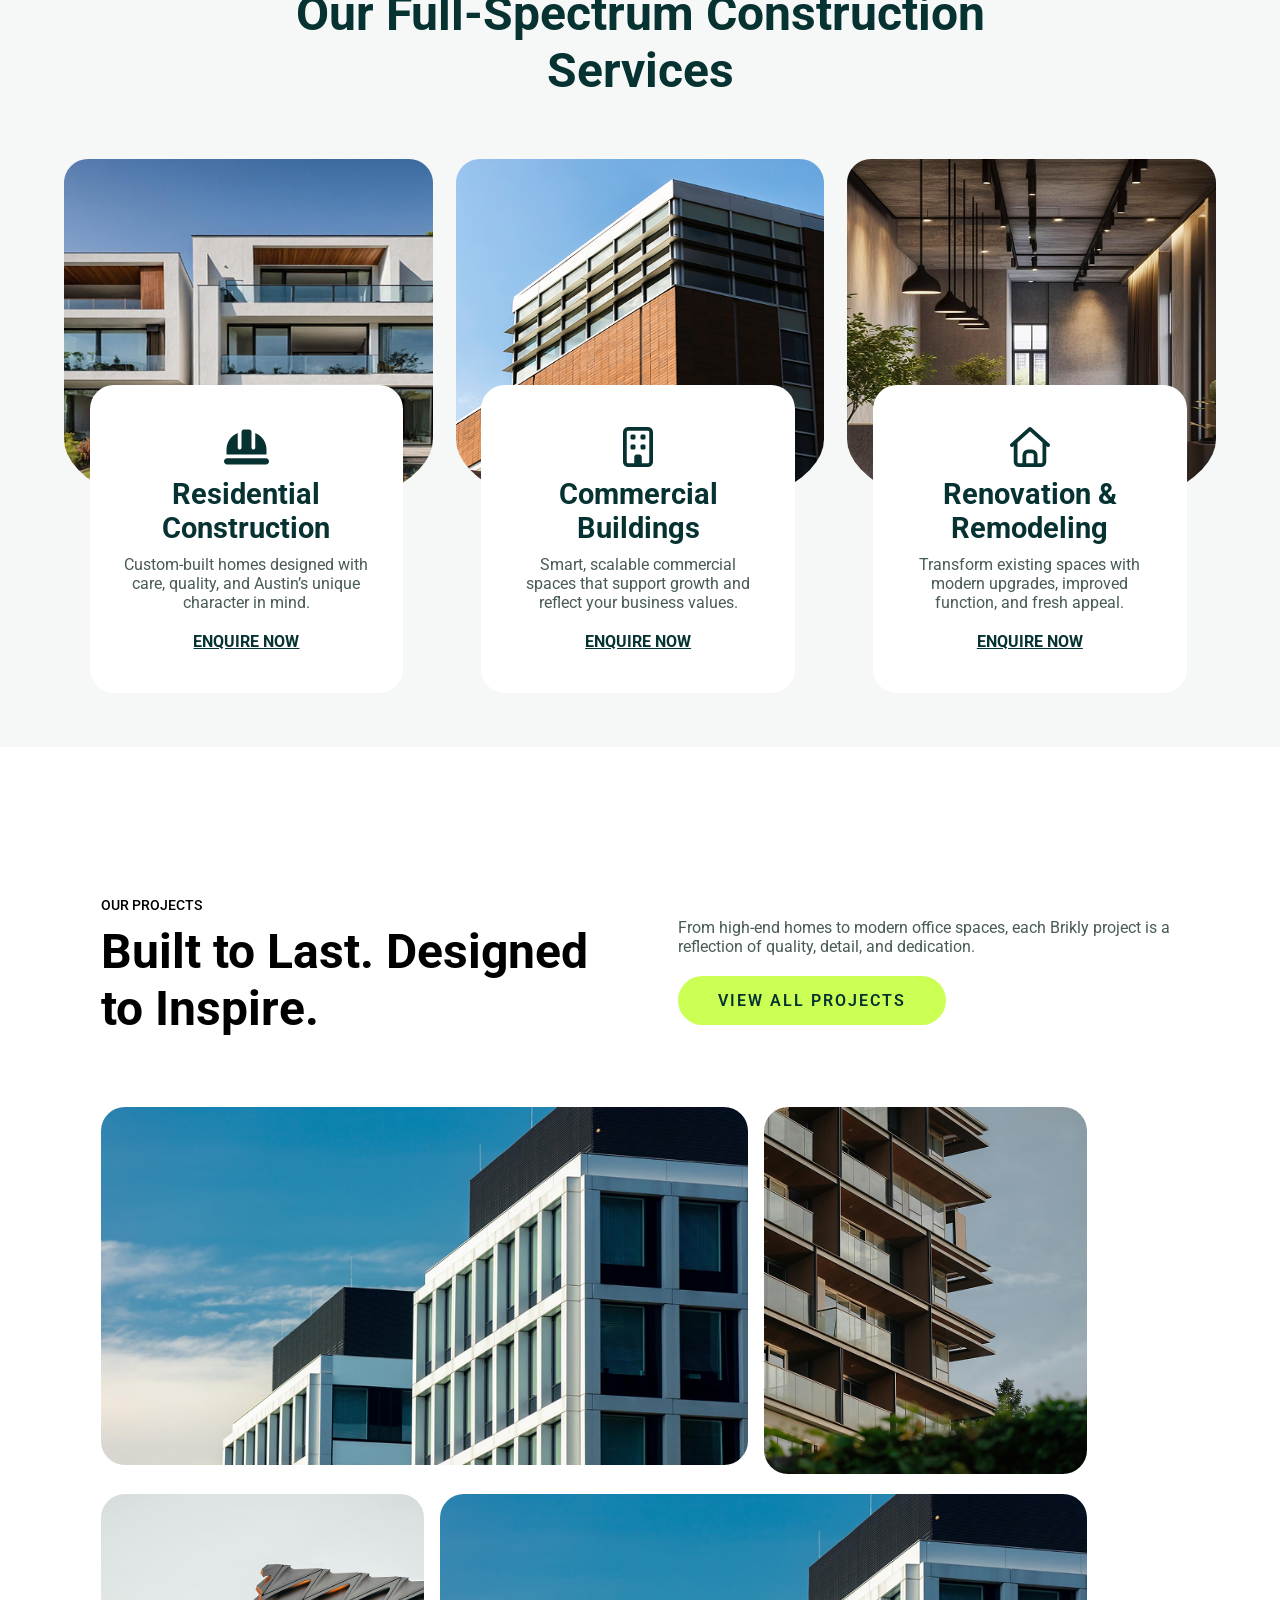
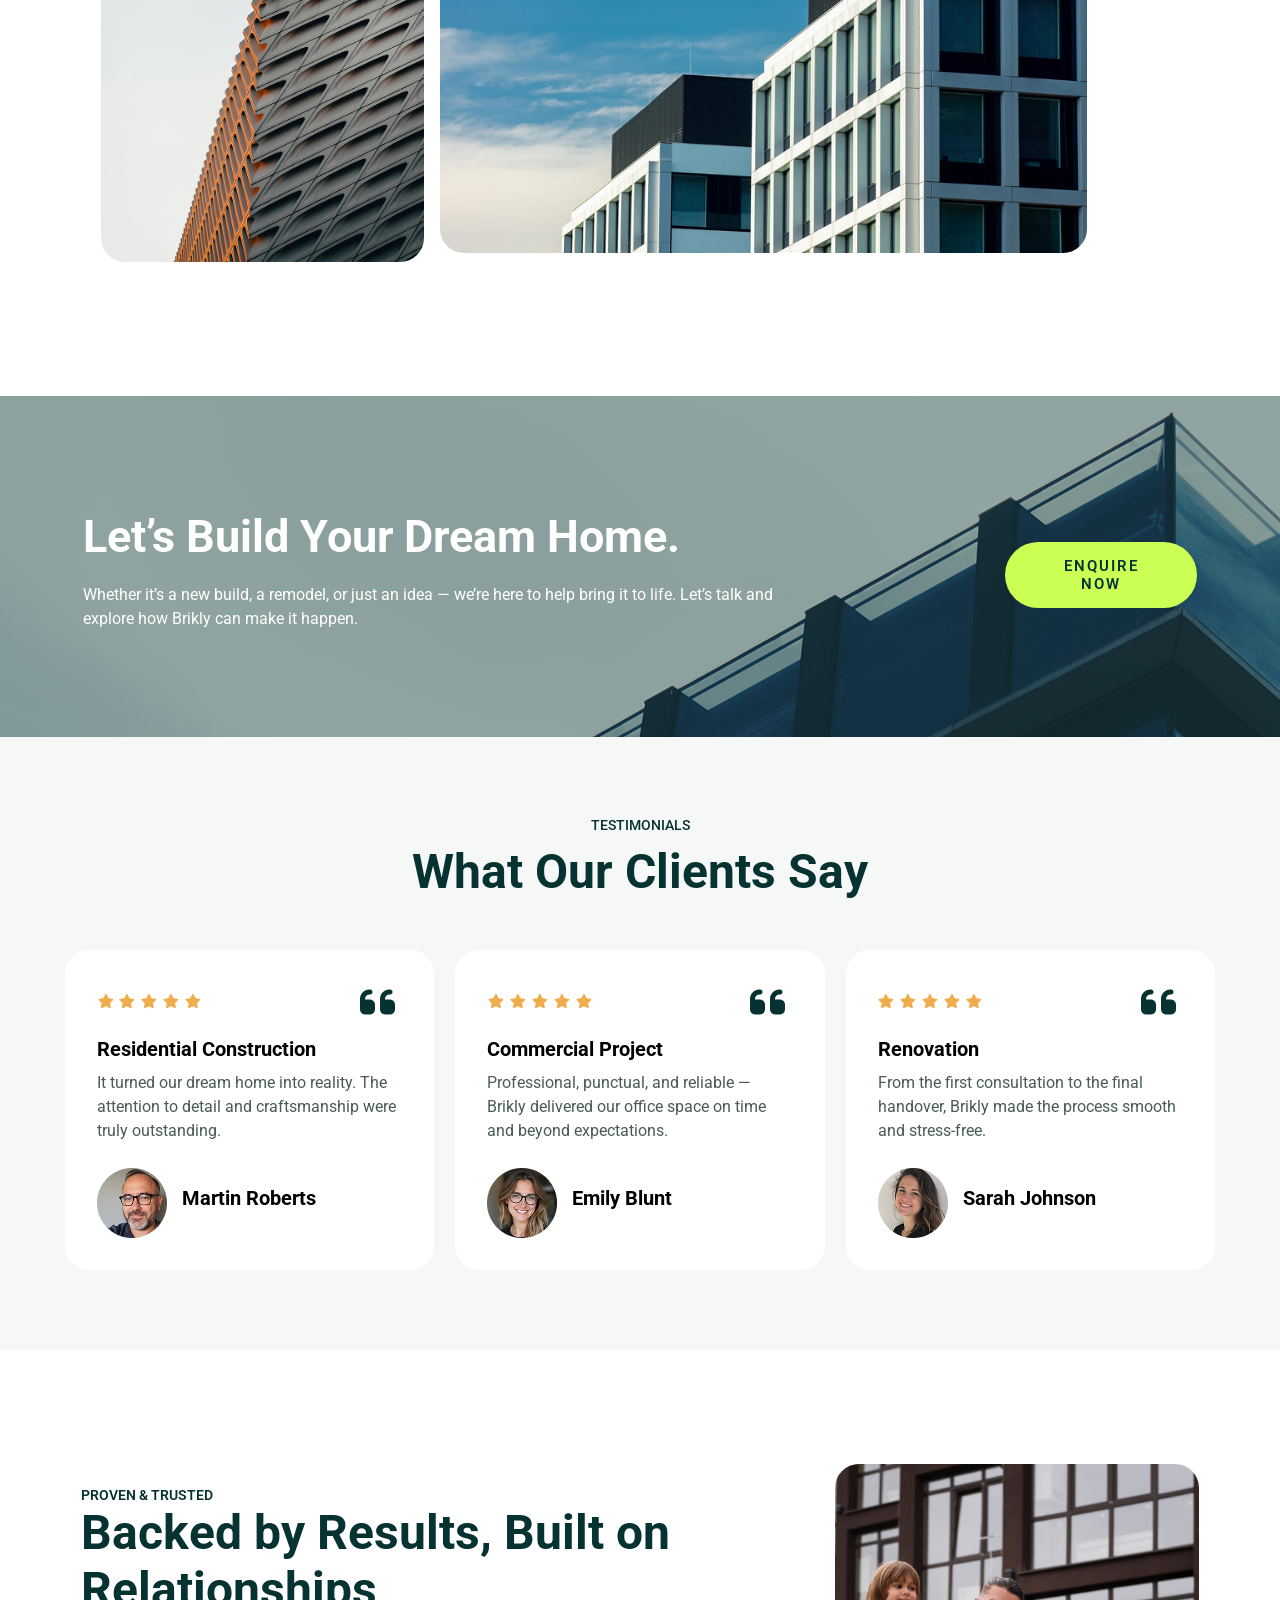
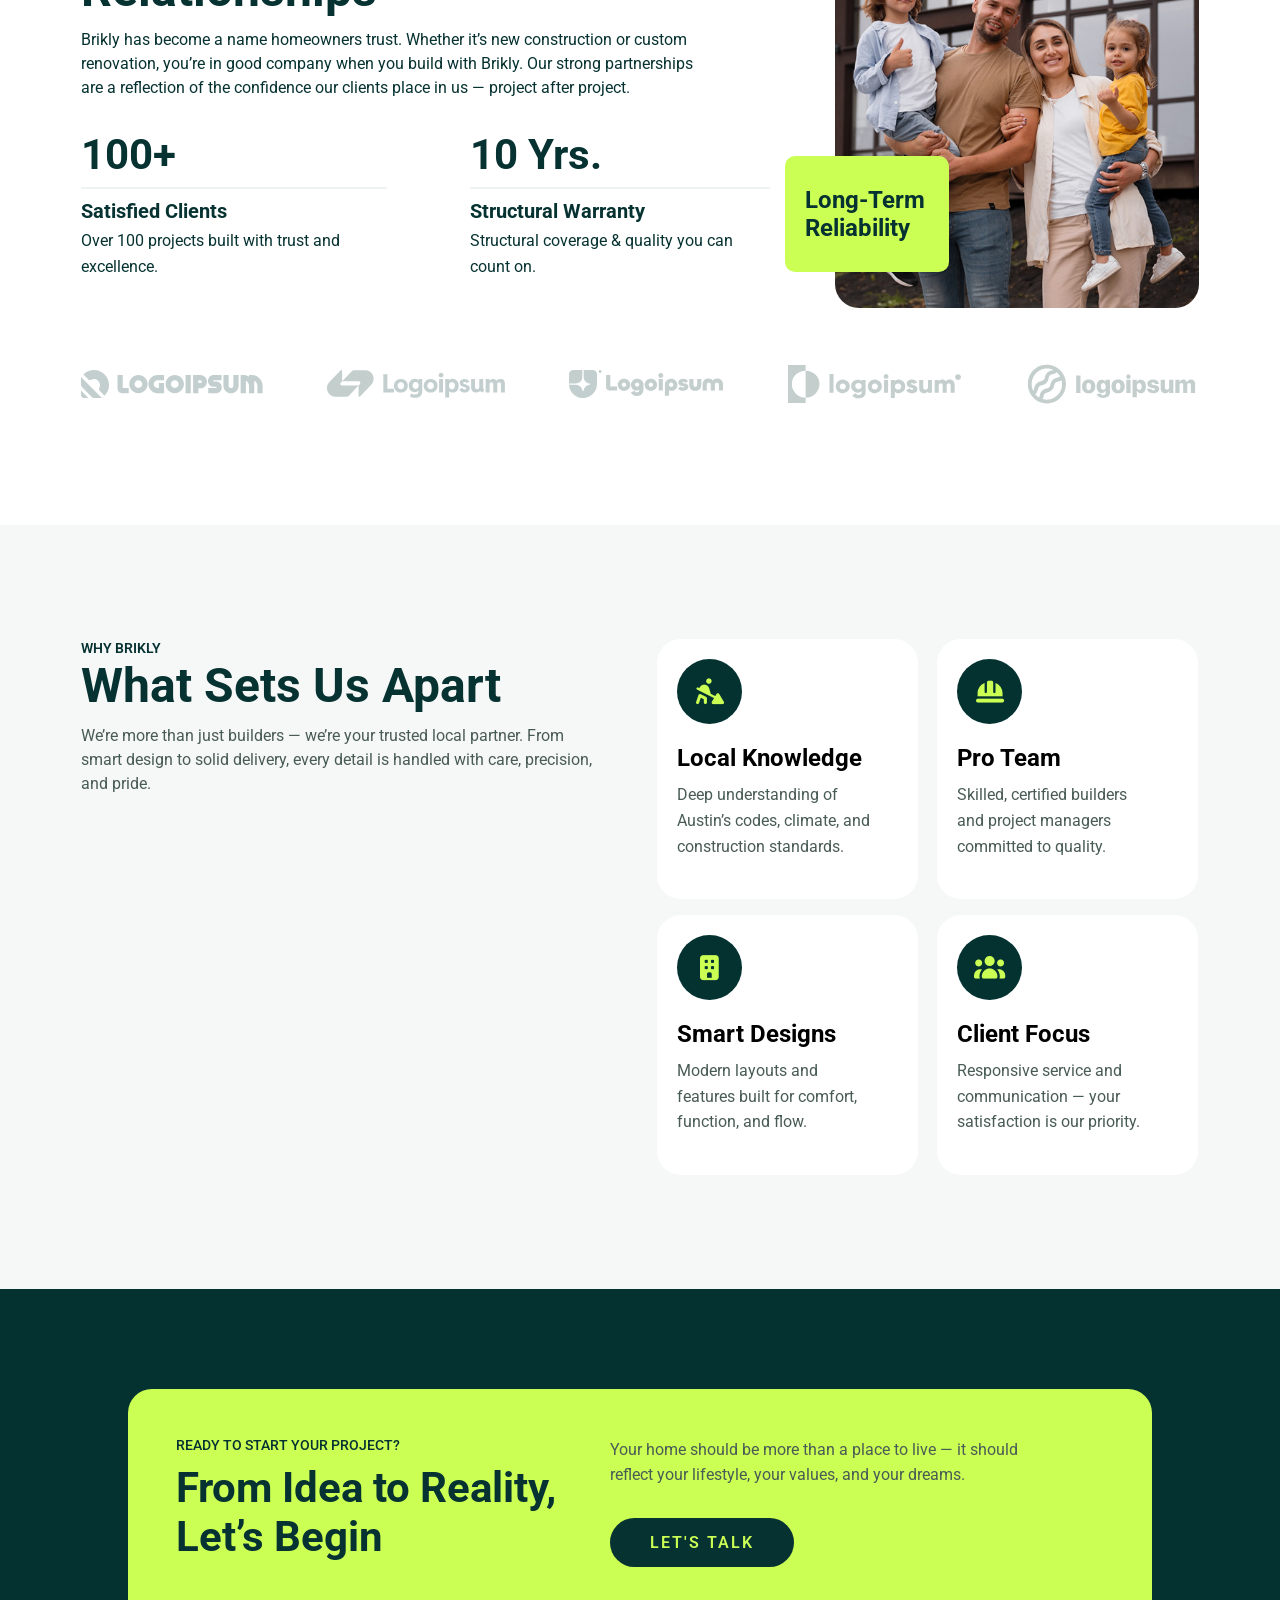
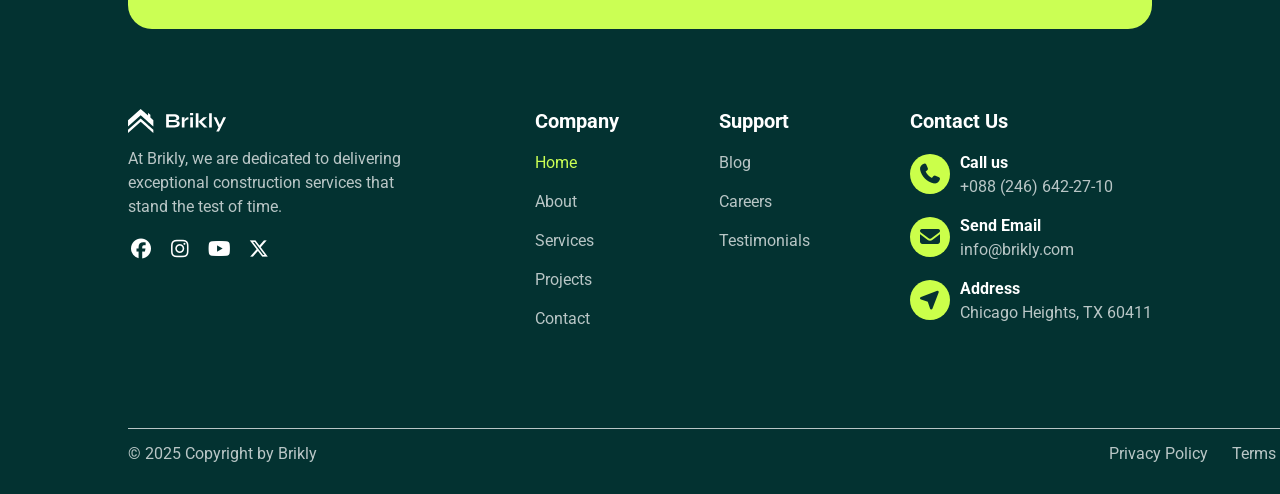
<file: Tasks/Task2/HTML/home.html>
<!DOCTYPE html>
<html lang="en">
<head>
  <meta charset="UTF-8">
  <meta name="viewport" content="width=device-width, initial-scale=1.0">
  <title>Home - Construction Company</title>
  <link rel="icon" href="../imgs/right.png" type="image/x-icon">

  <link rel="preconnect" href="https://fonts.googleapis.com">
  <link rel="preconnect" href="https://fonts.gstatic.com" crossorigin>
  <link href="https://fonts.googleapis.com/css2?family=Roboto:ital,wght@0,100..900;1,100..900&display=swap"
    rel="stylesheet">

  <link href="https://fonts.googleapis.com/css2?family=Roboto:ital,wght@0,100..900;1,100..900&display=swap"
    rel="stylesheet">

  <link rel="stylesheet" href="../CSS/all.min.css">
  <link rel="stylesheet" href="../CSS/home.css">
</head>
<body>

  <!-- Section 1 -->
  <section class="intro" id="top">
    <div class="container">

      <nav class="nav-bar">
        <div class="logo">
          <img src="../imgs/Logo (1).svg" alt="">
        </div>

        <div class="ul-details">
          <ul>
            <li><a href="home.html">Home</a></li>
            <li><a href="about.html">About</a></li>
            <li><a href="services.html">Services</a></li>
            <li><a href="projects.html">Projects</a></li>
            <li><a href="contact.html">Contact</a></li>
            <li><button class="btn-cap nav-btn">get in touch</button></li>
          </ul>
        </div>

      </nav>

      <div class="intro-part2">
        <p class="header_ex">25+ Years of Excellence</p>
        <h1>Building Your Dreams to Reality</h1>
        <p>
          From custom homes to commercial spaces, Brikly delivers quality construction solutions across Austin,
          Texas — on time, on budget, and built to last.
        </p>

        <div class="btns">
          <a href="home.html" class="btn-cap enq-btn">enquire now</a>
          <a href="home.html" class="btn-cap view-btn">view our work</a>
        </div>
      </div>


      <div class="intro-part3">

        <div class="card">
          <i class="fa-solid fa-clock"></i>
          <h3>On Time</h3>
          <p>We respect your time with planning and predictable project timelines.​</p>
        </div>

        <div class="card">
          <i class="fa-solid fa-award"></i>
          <h3>ISO Certified​</h3>
          <p>We respect your time with planning and predictable project timelines.​</p>
        </div>

        <div class="card">
          <i class="fa-solid fa-cubes"></i>
          <h3>Quality Materials​</h3>
          <p>We use trusted brands and durable & materials suited for Texas conditions.​</p>          
        </div>

      </div>
    </div>

    <div class="buttons">
      <button class="buy"><i class="fa-solid fa-cart-shopping"></i> Buy Now</button>

      <button class="customize"><i class="fa-solid fa-palette"></i> Customize</button>
    </div>
  </section>


  <!-- Section 2 -->
  <section class="part2">
    <div class="container">
      
      <div class="left">

        <img src="../imgs/About-Img-1.png" alt="" class="big-img">
        <img src="../imgs/About-Img-2-r8ju3n64ryxscq5glhrg9r0fv1hhjddu8ldtuerxfg.png" alt="" class="small-img">
        
      </div>

      <div class="right">

        <span>about as</span>
        <h2>Trusted Local Construction Partner in Austin.</h2>
        <p>
          At Brikly, we’re proud to serve Austin with reliable, high-quality construction services. From custom homes to commercial builds, our local expertise ensures every project is done right. We build with integrity, craftsmanship, and a commitment to your vision.
        </p>
        <ul>
          <li><i class="fa-solid fa-check"></i> 150+ Projects </li>
          <li><i class="fa-solid fa-check"></i> Licensed & ISO Certified </li>
          <li><i class="fa-solid fa-check"></i> Experienced Team </li>
        </ul>
    
      </div>

    </div>
  </section>


  <!-- Section 3 -->
  <section class="part3">
    <div class="container">

      <div class="top">
        <p>What We Do</p>
        <h2>Our Full-Spectrum Construction Services</h2>
      </div>

      <div class="bottom">
        <div class="cards">
          
          <div class="card">

            <div class="imgs">
              <img src="../imgs/Service-1.png" alt="">
            </div>

            <div class="info">
              <i class="fa-solid fa-helmet-safety"></i>
              <h3>Residential Construction</h3>
              <p>Custom-built homes designed with care, quality, and Austin’s unique character in mind.</p>
              <a href="#top" class="info-lnk">enquire now</a>
            </div>


          </div>

          <div class="card">

            <div class="imgs">
              <img src="../imgs/Service-2.png" alt="">
            </div>

            <div class="info">
              <i class="fa-regular fa-building"></i>
              <h3>Commercial Buildings</h3>
              <p>Smart, scalable commercial spaces that support growth and reflect your business values.</p>
              <a href="#top" class="info-lnk">enquire now</a>
            </div>


          </div>

          <div class="card card-sp">

            <div class="imgs">
              <img src="../imgs/Service-3.png" alt="">
            </div>

            <div class="info">
              <i class="fa-regular fa-house"></i>
              <h3>Renovation & Remodeling</h3>
              <p>Transform existing spaces with modern upgrades, improved function, and fresh appeal.</p>
              <a href="#top" class="info-lnk">enquire now</a>
            </div>


          </div>

        </div>
      </div>



      
    </div>
  </section>

  <!-- Section 4 -->
  <section class="part4">
    <div class="container">

      <div class="top">

        <div class="left">
          <p>Our Projects</p>
          <h3>Built to Last. Designed to Inspire.</h3>
        </div>

        <div class="right">
          <p>
            From high-end homes to modern office spaces, each Brikly project is a reflection of quality, detail, and dedication.
          </p>
          <button><a href="#top">view all projects</a></button>
        </div>

      </div>

      <div class="bottom">
        <div class="imgs">

          <div class="big">
            <img src="../imgs/Project-1.png" alt="">
          </div>

          <div class="small">
            <img src="../imgs/Project-2.png" alt="">
          </div>

          <div class="small"> 
            <img src="../imgs/Project-3.png" alt="">
          </div>

          <div class="big">
            <img src="../imgs/Project-1.png" alt="">
          </div>          

        </div>
      </div>


    </div>
  </section>


  <!-- Section 5 -->
  <section class="part5">
    <div class="container">
      
      <div class="left">
        <h3>Let’s Build Your Dream Home.</h3>
        <p>
          Whether it’s a new build, a remodel, or just an idea — we’re here to help bring it to life. Let’s talk and explore how Brikly can make it happen.
        </p>
      </div>

      <div class="right">
        <button><a href="#top">enquire now</a></button>
      </div>
    
    </div>
  </section>


  <!-- Section 6 -->
  <section class="part6">
    <div class="container">

      <div class="top1">
        <p>Testimonials</p>
        <h2>What Our Clients Say</h2>
      </div>

      <div class="bottom">
        <div class="cards">

          <div class="card">

            <div class="top2">
              
              <div class="stars">
                <i class="fa-solid fa-star"></i>
                <i class="fa-solid fa-star"></i>
                <i class="fa-solid fa-star"></i>
                <i class="fa-solid fa-star"></i>
                <i class="fa-solid fa-star"></i>
              </div>

              <div class="quote">
                <i class="fa-solid fa-quote-left"></i>
              </div>

            </div>

            <div class="center">
              <h6>Residential Construction</h6>
              <p>
                It turned our dream home into reality. The attention to detail and craftsmanship were truly outstanding.
              </p>
            </div>

            <div class="bottom2">
              <img src="../imgs/Customer-1.png" alt="">
              <h6>Martin Roberts</h6>
            </div>

          </div>

          <div class="card">

            <div class="top2">
              
              <div class="stars">
                <i class="fa-solid fa-star"></i>
                <i class="fa-solid fa-star"></i>
                <i class="fa-solid fa-star"></i>
                <i class="fa-solid fa-star"></i>
                <i class="fa-solid fa-star"></i>
              </div>

              <div class="quote">
                <i class="fa-solid fa-quote-left"></i>
              </div>

            </div>

            <div class="center">
              <h6>Commercial Project</h6>
              <p>
                Professional, punctual, and reliable — Brikly delivered our office space on time and beyond expectations.
              </p>
            </div>

            <div class="bottom2">
              <img src="../imgs/Customer-2.png" alt="">
              <h6>Emily Blunt</h6>
            </div>

          </div>

          <div class="card">

            <div class="top2">
              
              <div class="stars">
                <i class="fa-solid fa-star"></i>
                <i class="fa-solid fa-star"></i>
                <i class="fa-solid fa-star"></i>
                <i class="fa-solid fa-star"></i>
                <i class="fa-solid fa-star"></i>
              </div>

              <div class="quote">
                <i class="fa-solid fa-quote-left"></i>
              </div>

            </div>

            <div class="center">
              <h6>Renovation</h6>
              <p>
                From the first consultation to the final handover, Brikly made the process smooth and stress-free.
              </p>
            </div>

            <div class="bottom2">
              <img src="../imgs/Customer-3.png" alt="">
              <h6>Sarah Johnson</h6>
            </div>

          </div>



        </div>
      </div>

    </div>
  </section>


  <!-- Section 7 -->
  <section class="part7">
    <div class="container">

      <div class="top1">

        <div class="left">
          <div class="top2">
            <span>Proven & Trusted</span>
            <h2>Backed by Results, Built on Relationships</h2>
            <p>
              Brikly has become a name homeowners trust. Whether it’s new construction or custom renovation, you’re in good company when you build with Brikly. Our strong partnerships are a reflection of the confidence our clients place in us — project after project.
            </p>
          </div>

          <div class="bottom2">

            <div class="card">
              <h3>100+</h3>
              <h6>Satisfied Clients</h6>
              <p>Over 100 projects built with trust and excellence.</p>
            </div>

            <div class="card">
              <h3>10 Yrs.</h3>
              <h6>Structural Warranty</h6>
              <p>Structural coverage & quality you can count on.</p>
            </div>

          </div>
        </div>


        <div class="right">

            <img src="../imgs/Trust-Image.png" alt="">

          <div class="sec">
            <h5>Long-Term Reliability</h5>
          </div>

        </div>

      </div>



      <div class="bottom1">
        <div class="logo">
          <img src="../imgs/Logo-1.svg" alt="">
        </div>
        <div class="logo">
          <img src="../imgs/Logo-2.svg" alt="">
        </div>
        <div class="logo">
          <img src="../imgs/Logo-3.svg" alt="">
        </div>
        <div class="logo">
          <img src="../imgs/Logo-4.svg" alt="">
        </div>
        <div class="logo logo5">
          <img src="../imgs/Logo-5.svg" alt="">
        </div>
      </div>

    </div>
  </section>


  <!-- Section 8 -->
  <section class="part8">
    <div class="container">

      <div class="left">
        <span>Why Brikly</span>
        <h3>What Sets Us Apart</h3>
        <p>We’re more than just builders — we’re your trusted local partner. From smart design to solid delivery, every detail is handled with care, precision, and pride.</p>
      </div>

      <div class="right">

        <div class="card">
          <i class="fa-solid fa-person-digging"></i>
          <h5>Local Knowledge</h5>
          <p>Deep understanding of Austin’s codes, climate, and construction standards.</p>
        </div>

        <div class="card">
          <i class="fa-solid fa-helmet-safety"></i>
          <h5>Pro Team</h5>
          <p>
            Skilled, certified builders and project managers committed to quality.
          </p>
        </div>

        <div class="card">
          <i class="fa-solid fa-building"></i>
          <h5>Smart Designs</h5>
          <p>Modern layouts and features built for comfort, function, and flow.</p>
        </div>

        <div class="card">
          <i class="fa-solid fa-users"></i>
          <h5>Client Focus</h5>
          <p>Responsive service and communication — your satisfaction is our priority.</p>
        </div>

      </div>

    </div>
  </section>


  <!-- Footer -->
  <footer class="last">
    <div class="container">

      <div class="top">

        <div class="left">
          <p>Ready to Start Your Project?</p>
          <h3>From Idea to Reality, Let’s Begin</h3>
        </div>

        <div class="right">
          <p>
            Your home should be more than a place to live — it should reflect your lifestyle, your values, and your dreams.
          </p>

          <button><a href="#top">let's talk</a></button>
        </div>

      </div>


      <div class="center">

        <div class="left">
          <img src="../imgs/Footer-Logo.svg"alt="">
          <p>
            At Brikly, we are dedicated to delivering exceptional construction services that stand the test of time.
          </p>
          <div class="icons">
            <i class="fa-brands fa-facebook"></i>
            <i class="fa-brands fa-instagram"></i>
            <i class="fa-brands fa-youtube"></i>
            <i class="fa-brands fa-x-twitter"></i>
          </div>
        </div>

        <div class="center1">
          <h3>Company</h3>
          <ul>
            <li><a href="#" class="active">Home</a></li>
            <li><a href="#">About</a></li>
            <li><a href="#">Services</a></li>
            <li><a href="#">Projects</a></li>
            <li><a href="#">Contact</a></li>
          </ul>
        </div>
      
        <div class="center1">
          <h3>Support</h3>
          <ul>
            <li><a href="#">Blog</a></li>
            <li><a href="#">Careers</a></li>
            <li><a href="#">Testimonials</a></li>
          </ul>
        </div>
    
        <div class="right">
          <h3>Contact Us</h3>
          <div class="contact">

            <div class="item">
              <i class="fa-solid fa-phone"></i>
              <div class="info">
                <h5>Call us</h5>
                <p>+088 (246) 642-27-10</p>
              </div>
            </div>

            <div class="item">
              <i class="fa-solid fa-envelope"></i>
              <div class="info">
                <h5>Send Email</h5>
                <p>info@brikly.com</p>
              </div>  
            </div>

            <div class="item">
              <i class="fa-solid fa-location-arrow"></i>
              <div class="info">
                <h5>Address</h5>
                <p>Chicago Heights, TX 60411</p>
              </div>  
            </div>

          </div>
        </div>

      </div>


      <div class="bottom">
        <p>© 2025 Copyright by Brikly</p>
        <div class="info">
          <a href="#">Privacy Policy</a>
          <a href="#">Terms & Condition</a>
        </div>
        </div>

    </div>

  </footer>


</body>
</html>
</file>
<file: Extra/Task1/CSS/style.css>
* {
  margin: 0;
  padding: 0;
  box-sizing: border-box;
}

body {
  font-family: "Lato", sans-serif;
}

ul {
  list-style: none;
  padding-left: 0;
}

a{
  text-decoration: none;
}

/* Section 1 */
.intro {
  background-image: url('../imgs/front-page-header.jpg');
  background-size: cover;
  background-position: center;
  min-height: 100vh;
  margin-bottom: 30px;
}

.navbar {
  background-color: transparent !important;
  padding: 20px;
}

.nav-item .nav-link {
  margin-right: 30px;
  font-size: 16px;
  font-weight: 700;
  color: #fff !important;
}

.nav-item .nav-link:hover {
  color: #FFDE00 !important;
}

.intro-text {
  margin-top: 12.5rem;
}

.intro-text h1 {
  font-size: 80px;
  font-weight: 800;
  color: #fff;
}

.intro-text h1 strong {
  font-size: 80px;
  font-weight: 700;
  color: #FFDE00;
  margin: 0px auto;
}

.intro-text p {
  font-size: 16px;
  font-weight: 400;
  color: #fff;
  width: 58%;
  margin-bottom: 50px;
}

.intro-text .btn1 {
  background-color: #575A5F;
  color: #fff;
  border: 3px solid #fff;
  padding: 0px 75px;
  border-radius: 2px;
  font-weight: 700;
  transition: all 0.5s;
}

.intro-text .btn1:hover {
  background-color: #63656C;

}

.intro-text .btn2 {
  background-color: #FFDE00;
  color: #fff;
  border: 3px solid #FFDE00;
  padding: 0px 75px;
  border-radius: 2px;
  transition: all 0.5s;
  font-weight: 700;

}

.intro-text .btn2:hover {
  background-color: #6A4D8A;
  border-color: #6A4D8A;
}

/* Section 2 */
.about .info h3 {
  font-size: 35px;
  font-weight: 800;
  color: #545454;
}

.about .info p {
  font-size: 16px;
  font-weight: 400;
  color: #8C9597;
}

.about .info1,
.about .info2,
.about .info3 {
  position: relative;
}

.about .info1 progress,
.about .info2 progress,
.about .info3 progress {
  width: 100%;
  margin-bottom: 10px;
  height: 2px;
  appearance: none;
  position: relative;
}


.about .info1 .triangle1 {
  position: absolute;
  top: -10px;
  left: 60%;
  width: 0;
  height: 0;
  border-left: 5px solid transparent;
  border-right: 5px solid transparent;
  border-top: 5px solid #F18B6D;
}


.about .info1 progress::before {
  position: absolute;
  top: -40px;
  left: 55%;
  content: "60%";
  width: 60px;
  height: 25px;
  background-color: #F18B6D;
  color: #fff;
  text-align: center;
}


.about .info1 progress::after {
  content: "";
  position: absolute;
  width: 10px;
  height: 10px;
  background-color: #F18B6D;
  border-radius: 50%;
  top: -3px;
  left: 60%;
}



.about .info2 progress::after {
  content: "";
  position: absolute;
  width: 10px;
  height: 10px;
  background-color: #F1D204;
  border-radius: 50%;
  top: -3px;
  left: 80%;
}

.about .info2 .triangle2 {
  position: absolute;
  top: -10px;
  left: 80%;
  width: 0;
  height: 0;
  border-left: 5px solid transparent;
  border-right: 5px solid transparent;
  border-top: 5px solid #F1D204;
}


.about .info2 progress::before {
  position: absolute;
  top: -40px;
  left: 75%;
  content: "82%";
  width: 60px;
  height: 25px;
  background-color: #F1D204;
  color: #fff;
  text-align: center;
}




.about .info3 progress::after {
  content: "";
  position: absolute;
  width: 10px;
  height: 10px;
  background-color: #6A4D8A;
  border-radius: 50%;
  top: -3px;
  left: 85%;
}

.about .info3 .triangle3 {
  position: absolute;
  top: -10px;
  left: 85%;
  width: 0;
  height: 0;
  border-left: 5px solid transparent;
  border-right: 5px solid transparent;
  border-top: 5px solid #6A4D8A;
}


.about .info3 progress::before {
  position: absolute;
  top: -40px;
  left: 80%;
  content: "86%";
  width: 60px;
  height: 25px;
  background-color: #6A4D8A;
  color: #fff;
  text-align: center;
}



.about progress::-webkit-progress-bar {
  background-color: #ddd;
  border-radius: 20px;
}

.about .info1 progress::-webkit-progress-value {
  background-color: #F18B6D;
  border-radius: 20px;
}

.about .info2 progress::-webkit-progress-value {
  background-color: #F1D204;
  border-radius: 20px;
}

.about .info3 progress::-webkit-progress-value {
  background-color: #6A4D8A;
  border-radius: 20px;
}

.about .txt1 {
  color: #F18B6D;
}

.about .txt2 {
  color: #F1D204;
}

.about .txt3 {
  color: #6A4D8A;
}

/* Section 3 */
.projects {
  background: repeating-linear-gradient(-45deg,
      #f8f8f8,
      #f8f8f8 2px,
      #f3f3f3 2px,
      #f3f3f3 5px);
}

.projects h3 {
  font-size: 35px;
  font-weight: 800;
}

.projects p {
  font-weight: 400;
  color: #8C9597;
}

.projects .pics {
  position: relative;
}

.projects .pics .layer {
  position: absolute;
  top: 0;
  left: 0;
  width: 100%;
  height: 100%;
  background-color: rgba(208, 208, 208, 0.5);
  opacity: 0;
  transition: all 0.3s;
  cursor: pointer;
}

.projects .pics .layer:hover {
  opacity: 1;
}


/* Section 4 */
.testimonials {
  background: url('https://colorlibhub.com/illdy/wp-content/themes/illdy/layout/images/testiomnials-background.jpg') no-repeat;
  background-size: cover;
  background-position: center;
}

.testimonials img {
  border-radius: 50%;
}

.testimonials .txt {
  background-color: #6A4D8A;
  width: 80%;
  margin: 50px auto;
  padding: 50px 30px;
  color: #fff;
}

.testimonials .txt p {
  width: 95%;
  margin: 0 auto;
  text-align: center;
}

.testimonials .carousel-item h5 {
  color: #fff;
}

/* Section 5 */
.services h5 {
  font-size: 35px;
  font-weight: 700;
  color: #545454;
}

.services p {
  font-weight: 400;
  color: #8C9597;
  width: 90%;
  margin: 0 auto;
}

.services .cardd .top1 {
  color: #F18B6D;
}

.services .cardd .top2 {
  color: #F1D204;
}

.services .cardd .top3 {
  color: #6A4D8A;
}

.services .cardd .top1 i,
.services .cardd .top2 i,
.services .cardd .top3 i,
.services .cardd .top1 h4,
.services .cardd .top2 h4,
.services .cardd .top3 h4 {
  font-size: 23px;
  font-weight: 700;
}

/* Section 6 */
.news {
  background-color: #222F36;
}

.news .cardd {
  width: 100%;
  background-color: #fff;
}

.news .header h5 {
  font-size: 35px;
  font-weight: 700;
  color: #fff;
}

.news .header p {
  font-weight: 400;
  color: #8C9597;
  width: 90%;
  margin: 10px auto;
}

.news .header button{
  padding: 10px 30px;
  border-radius: 5px;
  color: #fff;
  background-color: #F1D204;
  border: none;
  margin: 50px 0px;
  transition: all 0.3s;
}

.news .header button:hover{
  background-color: #6A4D8A;
  border: none;
}

.news .header button i{
  margin-right: 8px;
}

.news .cardd .card-body{
  padding: 10px 30px;
}

.news .cardd .card-body h6{
  font-size: 23px;
  font-weight: 800;
  color: #5E5E5E;
  transition: all 0.3s;
  width: 80%;
}

.news .cardd .card-body h6:hover{
  color: #F1D204;
  text-decoration: none;
}

.news .cardd .card-body p{
  font-weight: 400;
  color: #8C9597;
  margin: 50px 0px;
}

.news .cardd .card-body a{
  display: block;
  color: #F1D204;
  transition: all 0.3s;
  margin-bottom: 30px;
}

.news .cardd .card-body a:hover{
  color: #6A4D8A;
  text-decoration: none;
}

/* Section 7 */

.nums{
  background: url('https://colorlibhub.com/illdy/wp-content/themes/illdy/layout/images/front-page/front-page-counter.jpg') no-repeat;
  background-size: cover;
  background-position: center;
}

.nums .info{
  border-right: 1px solid #fff;
}

.nums .info h2,
.nums .info3 h2{
  font-size: 65px;
  font-weight: 800;
  color: #fff;
}

.nums .info p,
.nums .info3 p{
  font-size: 20px;
  font-weight: 800;
  color: #fff;
}


/* Section 8 */
.team{
  background: repeating-linear-gradient(-45deg,
      #f8f8f8,
      #f8f8f8 2px,
      #f3f3f3 2px,
      #f3f3f3 5px);
}

.team .header h3{
  font-size: 35px;
  font-weight: 700;
  color: #545454;
}

.team .header p{
  font-weight: 400;
  color: #8C9597;
}

.team .cardd{
  width: 100%;
}

.team .cardd .left img{
  border-radius: 50%;
}

.team .cardd .right h5{
  font-size: 20px;
  font-weight: 700;
  color: #5E5E5E;
}

.team .cardd .right p{
  font-weight: 400;
}

.team .cardd .right .p1{
  color: #F18B6D;
} 

.team .cardd .right .p2{
  color: #F1D204;
} 

.team .cardd .right .p3{
  color: #6A4D8A;
} 

.team .cardd .right h6{
  font-size: 16px;
  font-weight: 400;
  color: #8C9597;
  width: 75%;
  margin-bottom: 15px;
}

.team .cardd .right i{
  background-color: transparent;
  border: 1px solid;
  border-radius: 50%;
  width: 25px;
  height: 25px;
  display: inline-flex;
  justify-content: center;
  align-items: center;
  font-size: 12px;
  margin-right: 10px;
}

.team .cardd .right .ic-1{
  color: #F18B6D;
  border: 1px solid #F18B6D;
}

.team .cardd .right .ic-2{
  color: #F1D204;
  border: 1px solid #F1D204;
}

.team .cardd .right .ic-3{
  color: #6A4D8A;
  border: 1px solid #6A4D8A;
}

/* Section 9 */
.contact .header h2{
  font-size: 35px;
  font-weight: 700;
  color: #545454;
}

.contact .row{
  padding: 50px 50px;
}

.contact .cardd .left{
  border-right: 1px solid #d2d7d8 ;
}

.contact .cardd .left h5{
  font-weight: 400;
  color: #F1D204;
  padding-right: 20px;
}

.contact .cardd .right p{
  font-weight: 400;
  color: #8C9597;
  width: 60%;
}

.contact .cardd .right .p1{
  width: 80%;
}

.contact .cardd i{
  color: #8C9597;
  font-size: 13px;
  transition: all 0.3s;
  cursor: pointer;
}

.contact .cardd i:hover{
  color: #333333;
}

.contact .frm label{
  display: block;
  font-size: 16px;
  font-weight: 400;
  color: #8C9597;
  margin-top: 30px;
}

.contact .frm input{
  width: 100%;
  height: 35px;
  border: 1px solid #e1e1e1;
  padding: 0 20px;
  font-size: 16px;
  color: #8c9597;
  line-height: 25px;
}

.contact .frm input:focus{
  outline: none;
}


.contact .frm textarea{
  width: 100%;
  height: 217px;
  background-color: #fcfcfc;
  padding: 10px 20px 10px 20px;
  border: 1px solid #e1e1e1;
  outline: 0;
  resize: none;
  display: block;
  color: #8c9597;
  font-weight: 400;
  font-family: "Lato", sans-serif;
  font-size: 16px;
  margin-bottom: 20px;
}

.contact .frm button{
  padding: 10px 60px;
  border-radius: 5px;
  color: #fff;
  background-color: #F1D204;
  border: none;
}


/* footer */
.footer{
  background-color: #292825;
}

.footer .container{
  padding: 50px 20px 0px ;
}

.footer h5{
  font-size: 23px;
  font-weight: 700;
  color: #fff;
}

.footer li{
  color: #8C9597;
  font-size: 16px;
  font-weight: 400;
  margin: 20px 0px;
  cursor: pointer;
  transition: all 0.3s;
}

.footer li:hover{
  color: #6A4D8A;
}

.footer li i{
  margin-right: 10px;
}

.footer .last{
  background-color: #242320;
  padding: 20px;
  text-align: center;
  margin-top: 20px;
}

.footer .last p{
  font-size: 15px;
  font-weight: 400;
  color: #8C9597;
}

.footer .last p strong{
  color: #fff;
}
































@media only screen and (max-width: 600px) {

  .intro-text {
    width: 100%;
  }

  .intro-text h1 {
    font-size: 30px;
  }

  .intro-text h1 strong {
    font-size: 30px;
  }

  .intro-text p {
    width: 100%;
  }

  .intro-text .btns {
    display: flex;
    flex-direction: column;
    gap: 10px;
    width: 70%;
    margin: 0 auto;
  }

  .intro-text .btns button {
    width: 100%;
  }

}
</file>
<file: Extra/Task2/CSS/style.css>
* {
    margin: 0px;
    padding: 0px;
    box-sizing: border-box;
  }

  body {
    font-family: "Barlow Condensed", sans-serif;
    overflow-x: hidden;
  }

  ul {
    list-style: none;
    padding-left: 0px;
  }

  li {
    text-decoration: none;
  }

  a{
    text-decoration: none;
  }

  /* Nav 1 */
  .header {
    background-color: #0E1C35;
  }

  .header .txt ul li {
    margin-right: 20px;
    color: #fff;
    font-size: 14px;
    font-weight: 400;
    margin-top: 10px;
  }

  .header .icons i {
    color: #fff;
    font-size: 12px;
    margin-right: 15px;
    cursor: pointer;
    transition: all 0.3s;

  }

  .header .icons i:hover {
    transform: rotateY(180deg);
    color: #ffa801;
  }

  /* nav 2 */
.nav{
  position: sticky;
  top: 0;
  z-index: 3;

}

.nav nav{
  background-color: #fff !important;
}


  .navbar-nav .nav-item a {
    color: #0E1C35;
    font-size: 16px;
    font-weight: 500;
    text-transform: uppercase;
    margin-right: 20px;
    transition:all 0.3s;
}

  .navbar-nav .nav-item a:hover {
    color: #014B85;
  }


  .dropdown-item:hover {
    color: #014B85;
  }

.navbar .dropdown-toggle::after {
  display: none;
}

  .navbar .dropdown-menu {
    border-top: 5px solid #014B85;
    border-radius: 0px;
    display: block;
    opacity: 0;
    visibility: hidden;
    transform: translateY(10px);
    transition: all 0.3s;
    position: absolute;
    top: 100%;
    left: 0;
}



  .navbar .dropdown:hover .dropdown-menu {
    opacity: 1;
    transform: translateY(0);
    visibility: visible;
  }

  /* Section 1 */
  .part1 {
background: linear-gradient(
rgba(32, 54, 38, 0.3),
rgba(32, 54, 38, 0.3)
),
url('../imgs/h1_hero.jpg');
    background-size: cover;
    background-position: center;
    min-height: 100vh;
  }

.part1 .row{
    min-height: 100vh;
    align-content: center;
}

  .part1 .txt h1{
    font-family: "Satisfy", cursive;
    font-size: 100px;
    font-weight: 400;
    margin-bottom: 14px;
    color: #fde02f;
    line-height: 1.3;
}

  .part1 .txt h1 a{
    position: relative;
    z-index: 2;
  }

  .part1 .txt h1 a::before{
    content: '';
    position: absolute;
    bottom: 8%;
    left: -4%;
    right: -2px;
    height: 35%;
    z-index: -1;
    background-size: 100%;
    background-image: url('https://preview.colorlib.com/theme/gotrip/assets/img/hero/hero-_ineShape.png');
    background-repeat: no-repeat;
    transition: all 0.3s;
  }

  .part1 .txt p{
    font-size: 30px;
    font-weight: 400;
    color: #fff;
    margin-bottom: 20px;
  }


  .part1 .info,
  .part1 .info1,
  .part1 .info2{
    padding: 30px;
    background-color: rgba(157, 166, 161,0.5);
  }

  .part1 .info input{
    height: 55px;
    width: 100%;
    color: #777777;
    font-size: 18px;
    font-weight: 400;
    padding: 9px 9px 9px 22px;
    border: none;
    border-radius: 5px;
  }

.part1 .custom-select{
    width: 100%;
    height: 55px;
    border: none;
    border-radius: 5px;
    padding: 0 20px;
    color: #616875;
    font-size: 16px;
    outline: none;
    cursor: pointer;
}

.info2 button{
    width: 100%;
    height: 55px;
    background: #fde02f;
    font-size: 20px;
    line-height: 1;
    text-align: center;
    color: #000;
    display: block;
    padding: 15px;
    border-radius: 5px;
    text-transform: uppercase;
    font-family: "Barlow Condensed";
    letter-spacing: 0.1em;
    line-height: 1.2;
    line-height: 24px;
    font-size: 14px;
    border: none;
}

/* Section 2 */
.part2 .cardd{
    border: 1px solid #dafcef;
    padding: 60px 0;
    text-align: center;
    transition: all .4s;
    margin-top: 50px;
}

.part2 .cardd:hover{
  box-shadow: 5px 5px 5px 5px rgba(0, 0, 0, 0.05);
}

.part2 .cardd i{
    font-size: 50px;
    color: #014B85;
    margin-bottom: 20px;
}

.part2 .cardd h5{
    font-size: 18px;
    font-weight: 600;
    color: #001F38;
    width: 45%;
    margin: auto;
}

/* Section 3 */
.part3 .txt p{
  font-size: 18px;
  font-weight: 400;
  color: #FFB400;
}

.part3 .txt h2{
  font-size: 60px;
  font-weight: 600;
  color: #191D34;
}

.part3 .cardd{
  border: 1px solid #F0F1F2;
  margin-top: 50px;

}

.part3 .cardd .up{
  overflow: hidden;
}

.part3 .cardd .up img{
  width: 100%;
  transition: all .5s;

}

.part3 .cardd:hover img{
  transform: scale(1.1);
}

.part3 .cardd .bottom{
  padding: 30px;
}

.part3 .cardd .bottom .fa-star{
  color: #FFA800;
  margin-right: 8px;
  margin-bottom: 10px;
}
.part3 .cardd .bottom .rat{
  font-size: 16px;
  font-weight: 400;
  color: #939CA3;
  margin-bottom: 10px;
}

.part3 .cardd .bottom h6{
  font-size: 24px;
  font-weight: 600;
  color: #191D34;
  margin-bottom: 10px;
  transition: all 0.3s;
  cursor: pointer;
}

.part3 .cardd .bottom h6:hover{
  color: #014B85;
}

.part3 .cardd .bottom p{
  font-size: 16px;
  font-weight: 600;
  color: #99A1A7;
  margin-bottom: 20px;
  padding-bottom: 20px;
  border-bottom: 1px solid #F6F7F7;
}

.part3 .cardd .bottom p strong{
  font-size: 20px;
  font-weight: 600;
  color: #4CAFA4;
}

.part3 .cardd .bottom ul li{
  margin-right: 10px;
}

.part3 .cardd .bottom ul li .fa-clock,
.part3 .cardd .bottom ul li .fa-location-dot{
  font-size: 16px;
  color: #9DA5AB;
}

/* Section 4 */
.part4{
  background-image: url('../imgs/video-bg.jpg');
  background-size: cover;
  background-repeat: no-repeat;
  min-height: 100vh;
}

.part4 .row{
  min-height: 100vh;
  justify-content: center;
  align-items: center;
  text-align: center;
  flex-direction: column;
}

.part4 .info{
  margin-bottom: 50px;
}

.part4 .info a{
  width: 130px;
  height: 130px;
  border: 1px solid rgba(255,255,255,0.5);
  display: flex;
  justify-content: center;
  align-items: center;
  margin: 0px auto;
}

.part4 .info a i{
  width: 100px;
  height: 100px;
  background-color: #fde02f;
  color: #000;
  font-size: 20px;
  display: flex;
  justify-content: center;
  align-items: center;
}

.part4 .txt p{
  font-size: 16px;
  font-weight: 400;
  color: #FFFFFF;
  text-transform: uppercase;
  margin:20px 0px;
}

.part4 .txt h3{
  font-size: 60px;
  font-weight: 500;
  color: #fff;
  width: 50%;
  margin: 0px auto;
}

/* Section 5 */
.part5 .img{
  position: relative;
}

.part5 .ticket{
  background: rgba(1, 75, 133, 0.8);
  padding: 19px 55px;
  font-size: 60px;
  color: #ffe42c;
  text-transform: uppercase;
  font-weight: 700;
  display: inline-block;
  position: absolute;
  bottom: 15%;
  right: -15%;
  transform: rotate(-90deg);
}

.part5 .img::before{
    position: absolute;
    content: "";
    width: 92%;
    height: 95%;
    border: 9px solid rgba(0, 0, 0, 0.3);
    left: -4%;
    z-index: 0;
    top: -4%;
}

.part5 .ticket h3{
  font-size: 60px;
  font-weight: 700;
  color: #FFE42C;
}

.part5 .txt p{
  font-size: 16px;
  font-weight: 400;
  color: #FFB400;
  text-transform: uppercase;
  font-family: sans-serif;
  margin: 10px 0px 10px 0px;
  padding: 0;
}

.part5 .txt h3,
.part5 .txt h4{
  font-size: 60px;
  font-weight: 600;
  color: #191D34;
  width: 100%;
  margin: 0;
}

.part5 .txt h4{
  margin-bottom: 30px;
}

.part5 .txt .long{
  font-size: 16px;
  font-weight: 400;
  color: #506172;
  text-transform: capitalize;
  width: 80%;
  line-height: 1.8;
  margin-bottom: 30px;
}

.part5 .txt form input[type="checkbox"]{
  width: 18px;
  height: 18px;
  accent-color: #014B85;
  cursor: pointer;
}

.part5 .txt form label{
    padding-left: 15px;
    color: #5f6670;
    font-size: 20px;
    font-weight: 400;
    line-height: 2;
}

.part5 .txt button{
  border: 2px solid #014b85;
  color: #014b85;
  background: transparent;
  padding: 20px 50px;
  text-transform: uppercase;
  cursor: pointer;
  display: inline-block;
  font-size: 14px;
  font-weight: 600;
  letter-spacing: 1px;
  border-radius: 5px;
  position: relative;
  overflow: hidden;
  transition: color 0.3s;
}


.part5 .txt button::before{
  content: "";
  position: absolute;
  top: -100%;
  left: 0;
  width: 100%;
  height: 100%;
  background-color: #014b85;
  transition: all 0.4s ease;
  z-index: -1;
}


.part5 .txt button:hover::before{
  top: 0;
}

.part5 .txt button:hover{
  color: #fff;
}

/* Section 6 */
.part6{
  background-image: url('../imgs/testimonial_bg.jpg');
  background-size: cover;
  background-position: center;
  min-height: 100vh;
  margin-bottom: 30px;

}

.part6 .row{
  height: 100vh;
  align-items: center;

}


.part6 .main-img{
  margin: 0 auto 50px;
}

.part6 .toge img{
  margin: 0;
  margin-right: 15px;
}

.part6 .toge p{
  font-size: 18px;
  color: #00233F;
  width: 6%;
}

.part6 .carousel-inner .carousel-item h3{
  text-align: center;
  font-size: 30px;
  font-weight: 500;
  color: #00233F;
  width: 70%;
  margin: 50px auto;
  line-height: 1.8;
  font-family: sans-serif;

}

.part6 .toge{
  gap: 15px;
  margin-bottom: 50px;
}

.part6 .toge img{
  margin-bottom: 50px;
}

.part6 .toge .info{
  margin-bottom: 50px;
}

.part6 .toge .info h5{
  font-size: 16px;
  font-weight: 400;
  color: #fff;
  margin-bottom: 5px;
}

.part6 .toge .info p{
  font-size: 16px;
  color: #fff;
  font-weight: 700;
  width: 100%;
  margin: 0;
  font-family: sans-serif;
}

/* Section 7 */
.part7 .details p{
  font-size: 16px;
  font-weight: 400;
  color: #FFB400;
}

.part7 .details h3{
  font-size: 60px;
  font-weight: 600;
  color: #191D34;
}

.part7 .cardd{
    overflow: hidden;
    cursor: pointer;
}

.part7 .cardd img{
    transition: all 0.4s;
}

.part7 .cardd:hover img{
  transform: scale(1.1);

}


.part7 .cardd .time{
    background: #014b85;
    padding: 15px 34px;
    display: inline-block;
    margin-top: 30px;
    color: #fff;
} 


.part7 .cardd .time p{
  font-size: 25px;
  font-weight: 600;
  margin: 0px auto;
  font-family: sans-serif;
}

.part7 .cardd .time span{
  font-size: 16px;
  font-weight: 400;
  margin: 0px auto;
  display: block;
}

.part7 .cardd .cardd-info .img img{
  width: 100%;
  display: block;
}

.part7 .cardd .cardd-info{
  text-align: center;
}

.part7 .cardd .cardd-info .txt{
  position: relative;
  bottom: 2.5rem;
  width: 75%;
  float: right;
  background: #fff;
  padding: 37px 37px 37px 45px;
  float: right;
  border: 1px solid #f7f7f7;
  text-align: left; 
}

.part7 .cardd .cardd-info .txt p{
  font-size: 16px;
  font-weight: 400;
  color: #506172;
}

.part7 .cardd .cardd-info .txt h5{
  font-size: 24px;
  font-weight: 600;
  color: #191D34;
  margin: 20px 0px;
  transition: all 0.3s;
  cursor: pointer;
  width: 70%;
}

.part7 .cardd .cardd-info .txt h5:hover{
  color: #014b85;
}

.part7 .cardd .cardd-info .txt a{
  font-size: 14px;
  font-weight: 400;
  color: #506172;
  transition: all 0.3s;
}

.part7 .cardd .cardd-info .txt a:hover{
  color: #014b85;
}


/* Footer */
.last{
  background: linear-gradient(
    rgba(9, 30, 47, 0.1),
    rgba(9, 30, 47, 0.1)
  ),
  url('../imgs/footer_bg.jpg');
  min-height:80vh ;
background-position: center;
background-size: cover;
background-repeat: no-repeat;
padding-top: 9.375rem;
}

.last .row{
  min-height: 80vh;
  align-content: start;
}

.last .info p{
  font-size: 16px;
  font-weight: 400;
  color: #CED9E1;
  margin:20px 0px;
  font-family: sans-serif;
  line-height: 1.8;
  width: 85%;
}

.last .lists{
  margin-bottom: 5rem;
}

.last .lists h4{
  font-size: 20px;
  font-weight: 400;
  color: #fff;
  margin-bottom: 15%;
}

.last .lists ul li{
  font-family: sans-serif;
  font-size: 16px;
  font-weight: 100;
  color: #CED9E1;
  margin-bottom: 20px;
  cursor: pointer;
  transition: all 0.5s;
}

.last .lists ul li:hover{
  color: #FFA801;
  padding-left: 10px;
}


.last .bottom p{
  font-size: 16px;
  font-weight: 300;
  color: #fff;
  font-family: sans-serif;
}

.last .bottom p strong{
  color: #FFA801;
}

.last .icons{
  margin-bottom: 20px;
}

.last .icons i{
  color: #44474E;
  margin-right: 20px;
  cursor: pointer;
  transition: all 0.5s;
}

.last .icons i:hover{
  color: #fff;
  transform: translateY(-5px);
}


















  @media only screen and (max-width:768px){
    .part1 .txt h1{
      font-size: 40px;
    }

    .part4 .txt h3{
      font-size: 30px;
      width: 100%;
    }

    .part5 .ticket{
      padding: 9px 35px;
      right: -12%;
    }

  .part5 .ticket h3{
    font-size: 30px;
}

    .part5 .img::before{
      display: none;
    }

    .part6 .carousel-inner .carousel-item h3{
      width: 90%;
      font-size: 18px;
    }


  }


  @media only screen and (max-width:1200px) {
    .header {
      display: none;
    }

    .nav nav{
      top:0px;
    }

    .part1 .txt h1{
      font-size: 70px;
    }

    .part4 .txt h3{
      font-size: 50px;
      width: 80%;
    }
  }
</file>
<file: Tasks/Crud_Task(JS)/css/style.css>
.position-relative:focus-within i,
.position-relative:focus-within #search::placeholder
  {
    opacity: 0;
    transition: 0.3s;
}

.position-relative #search::placeholder{
  padding-left: 3%;
}


@media only screen and (max-width: 600px) {
  .position-relative #search::placeholder{
  padding-left: 7%;
}
}

@media only screen and (min-width: 600px) {
  .position-relative #search::placeholder{
  padding-left: 4%;
}
}

@media only screen and (min-width: 768px) {
  .position-relative #search::placeholder{
  padding-left: 5%;
}
}

@media only screen and (min-width: 992px) {
  .position-relative #search::placeholder{
  padding-left: 3.5%;
}
}

@media only screen and (min-width: 1200px) {
  .position-relative #search::placeholder{
  padding-left: 2.5%;
}
}
</file>
<file: Tasks/Task1/CSS/fonts.css>
:root{
  --heading-font:"Playfair Display",serif;
  --paragraph-font:'Raleway',sans-serif;
}
</file>
<file: Tasks/Task1/CSS/style.css>
*{
  margin: 0px;
  padding: 0px;
  box-sizing: border-box;
  font-family: Raleway , sans-serif;
}


h1,h2,h3,h4,h5,span{
  font-family: var(--heading-font);
}

/* Section 1 - part 1 */

.home{
  background-image: url('../imgs/bg_3\(copy\).jpg');
  background-position: left;
  background-size: cover;
  height: 100vh;
  margin-bottom: 30px;
}

.home .container{
  width: 90%;
  margin: 0px auto;
  padding: 40px;
  display: flex;
  justify-content: space-between;
  align-content:end;
  flex-wrap: wrap;
  height: 72vh;
}

.home .container .nav-bar{
  display: flex;
  justify-content: space-evenly;
  width: 100%;
  position: fixed;
}

.home .container .nav-bar .txt{
  width: 10%;
  margin-right: 40px;
  text-align: center;
  padding-right: 30px;
}

.home .container .nav-bar h3 a{
  text-decoration: none;
  color: white;
  font-size: 20px;
  font-weight: 400;
  text-transform: uppercase;
  padding-right: 50px;
  letter-spacing: 2px;
  cursor: pointer;
}

.home .container .nav-bar ul{
  list-style: none;
  display: flex;
  justify-content: space-evenly;
  width: 45%;
  margin-right: 50px;
}

.home .container .nav-bar ul li{
  padding: 0px 10px;
}



.home .container .nav-bar ul li a{
  text-decoration: none;
  color: rgba(255,255,255,0.75);
  font-size: 13px;
  letter-spacing: 3px;
  text-transform: uppercase;
  font-weight: 400;
  transition: color 0.5s;
}

.home .container .nav-bar ul li a:hover{
  color: white;
}


/* ****************** */
/* Section 1 - part 2 */

.home .container .home2{
  width: 70%;
  margin: 0px auto;
  text-align: center;
}


.home .container .home2 h1{
  color: white;
  font-size: 75px;
  font-weight: 700;
}

.home .container .home2 p{
  color: #C3C5C5;
  margin: 30px 0px;
  font-size: 20px;
  font-weight: 500;
}

.home .container .home2 button{
  font-weight: 400;
  margin: 10px 0px;
  padding: 13px 40px;
  background-color: transparent;
  color: white;
  border: 2px solid rgba(255, 255, 255, 0.8);
  cursor: pointer;
  transition: all 0.3s;
  font-size: 16px;
}

.home .container .home2 button:hover{
  background-color: white;
  color: black;
  border: 2px solid white;
}



/* ***************************************************** */
/* Section 2 - part 1 */

.about{
  padding: 50px 0px;
}

.about .container{
  width: 80%;
  margin: 10px auto;
  display: flex;
  justify-content: space-between;
  padding: 40px 0px;
}

.about .container .left{
  padding: 20px;
  width: 40%;
  line-height: 1.45;
}

.about .container .left h4{
  color: #D4D4D4;
  font-weight: 400;
  text-transform: uppercase;
  letter-spacing: 8px;
}

.about .container .left h2{
  font-size: 56px;
  font-weight: 300;
  margin-bottom: 10px;
}

.about .container .left p{
  color: #B8B8B8;
  margin-bottom: 10px;
  font-weight: 400;
}

.about .container .left button{
  margin-top: 20px;
  padding: 15px 40px;
  font-size: 16px;
  color: #B8B8B8;
  background-color: transparent;
  border: 2px solid #ccc;
  cursor: pointer;
  transition: all 0.3s;
}

.about .container .left button:hover{
  background-color: rgb(253, 164, 3);
  color: white;
  border: 2px solid rgb(253, 164, 3);
}

/* ****************************** */
/* Section 2 - part 2 */

.about .container .right{
  width: 50%;
}

.about .container .right img{
  width: 90%;
}




/* ************************************************************ */
/* Section 3 - part 1 */
.offer{
  background-color: #F8F9FA;
  margin: 30px 0px;
}
.offer .container{
  width: 80%;
  margin: 10px auto;
  text-align: center;
  padding: 70px 0px
}

.offer .container .top{
  padding: 70px 0px 30px;
  width: 60%;
  margin-bottom: 20px;
  margin: 20px auto;
}

.offer .container .top h4{
  color: #D4D4D4;
  font-size: 16px;
  font-weight: 400;
  letter-spacing: 8px;
  text-transform: uppercase;
}

.offer .container .top h2{
  font-size: 56px;
  font-weight: 300;
  margin: 10px 0px;
}

.offer .container .top p{
  color: #B8B8B8;
  font-size: 20px;
  font-weight: 300;
  width: 80%;
  margin: 0px auto;
}

/* **************************** */
/* Section 3 - part 2 */
.offer .container .cards{
  display: flex;
  padding: 20px;
  width: 90%;
  margin: 10px auto;
}

.offer .container .cards .card{
  width: calc(97% / 3);
  margin: 0px auto;
  background-color: white;
}

.offer .container .cards .card .image img{
  width: 100%;
  margin-bottom: 10px;
}

.offer .container .cards .card .txt{
  padding: 35px;
}

.offer .container .cards .card .txt span{
  color: #FDA403;
  font-size: 20px;
  font-weight: 700;
}

.offer .container .cards .card .txt h5{
  font-size: 24px;
  font-weight: 700;
  margin: 10px 0px;
}

.offer .container .cards .card .txt p{
  color:#B8B8B8;
  font-size: 16px;
  font-weight: 400;
  margin: 10px 0px;
}

.offer .container .cards .card .txt button{
  margin: 15px 0px;
  padding: 11px 20px;
  background-color: #FDA403;
  border: none;
  font-size: 12px;
  font-weight: 400;
  color: white;
  cursor: pointer;
  transition: all 0.3s;
} 

.offer .container .cards .card .txt button:hover{
  background-color:#CB8402;
}


/* Three Dots */

.offer .container .dots{
  width: 70px;
  height: 20px;
  margin: 20px auto;
  display: flex;
  justify-content: center;
  align-items: center;
}

.offer .container .dots .dot{
  width: 10px;
  height: 10px;
  background-color: #D4D4D4;
  border-radius: 50%;
  margin: 0px 7px;
  cursor: pointer;
  transition: all 0.3s;
}

.offer .container .dots .dot1{
  background-color: #FDA403;
}


/* ******************************************************** */
/* Section 4 - part 1 */

.menu{
  padding: 10px 0px;
}

.menu .container{
  width: 90%;
  margin: 10px auto;
  padding: 50px;
}

.menu .container .top{
  width: 50%;
  margin: 30px auto;
  line-height: 1.45;
  text-align: center;
}

.menu .container .top h2{
  font-size: 56px;
  font-weight: 300;
  margin: 10px 0px;
}

.menu .container .top p{
  color: #B8B8B8;
  font-size: 20px;
  font-weight: 300;
}

/* ****************************** */
/* Section 4 - part 2 */

.menu .container .bottom{
  margin: 30px 0px;
  padding: 30px;
}

.menu .container .bottom .choices{
  width: 40%;
  margin: 30px auto;
}

.menu .container .bottom .choices button{
  padding: 10px 16px;
  text-transform: uppercase;
  font-size: 14px;
  letter-spacing: 2.8px;
  border: 2px solid #D6D6D6;
  background-color: transparent;
  color: #D6D6D6;
  margin: 0px 5px;
  cursor: pointer;
}

.menu .container .bottom .choices .active{
  margin-left: 50px;
  color: black;
  border: 2px solid black;
}


.menu .container .bottom .menu-details{
  width: 95%;
  margin: 10px auto;
  display: flex;
}

.menu .container .bottom .menu-details .right .meal,
.menu .container .bottom .menu-details .left .meal{
  display: flex;
  margin: 30px 0px;
}

.menu .container .bottom .menu-details .right .meal .image img,
.menu .container .bottom .menu-details .left .meal .image img{
  width: 100px;
  border-radius: 50%;
  margin: 0px 0px 30px 30px;
}

.menu .container .bottom .menu-details .right .meal .txt,
.menu .container .bottom .menu-details .left .meal .txt{
  margin: 0px 0px 30px 30px;
}

.menu .container .bottom .menu-details .right .meal .txt h5,
.menu .container .bottom .menu-details .left .meal .txt h5{
  font-size: 20px;
  font-weight: 700;
}

.menu .container .bottom .menu-details .right .meal .txt p,
.menu .container .bottom .menu-details .left .meal .txt p{
  color: #B8B8B8;
  font-size: 16px;
  font-weight: 400;
  margin: 10px 0px;
}


.menu .container .bottom .menu-details .right .meal .txt span,
.menu .container .bottom .menu-details .left .meal .txt span{
  color: #FDA403;
  font-size: 24px;
  font-weight: 500;
}


/* ******************************************************** */
/* Section 5 - part 1 */

.news{
  background-color: #F8F9FA;
  padding-bottom: 50px;
}

.news .container{
  width: 80%;
  margin: 10px auto;
  padding: 30px 0px;
}

.news .container .head{
  text-align: center;
  width: 50%;
  margin: 30px auto;
  padding: 30px 0px;
}

.news .container .head h2{
  font-size: 56px;
  font-weight: 300;
}

.news .container .head p{
  color: #B8B8B8;
  font-size: 20px;
  font-weight: 300;
}

.news .container .cards{
  width: 90%;
  margin: 30px auto;
  display: flex;
  text-align: center;
}

.news .container .cards .card{
  width: calc(97% / 3);
  margin: 0px 10px;
  background-color: white;
}

.news .container .cards .card img{
  width: 100%;
}


.news .container .cards .card .txt h5{
  font-size: 24px;
  font-weight: 700;
  width: 75%;
  margin: 15px auto;
  padding: 25px 0px 0px;
}

.news .container .cards .card .txt p{
  font-size: 16px;
  font-weight: 400;
  color: #B8B8B8;
  padding-bottom:20px ;
  width: 72%;
  margin: 0px auto;
}

.news .container .cards .card .txt button{
  background-color: #FDA403;
  color: white;
  font-size: 12px;
  font-weight: 400;
  padding: 10px 20px;
  border: none;
  margin-bottom: 30px;
  cursor: pointer;
  transition: all 0.5s;
}

.news .container .cards .card .txt button:hover{
  background-color: #CB8402;
}


/******************************************************** */
/* Section 6 - part 1 */
.gallery{
  padding: 50px;
  margin-bottom: 30px;
}

.gallery .container{
  width: 85%;
  margin: 10px auto;
}

.gallery .container .head{
  text-align: center;
  padding: 50px 0px;

}

.gallery .container .head h2{
  font-size: 56px;
  font-weight: 300;
}

.gallery .container .head p{
  color: #B8B8B8;
  font-size: 20px;
  font-weight: 300;
  width: 55%;
  margin: 0px auto;
  padding: 10px 0px;
}


/* *********************************** */
/* Section 6 - part 2 */

.gallery .container .images{
  width: 95%;
  margin: 0px auto;
  display: flex;
  flex-wrap: wrap;
  cursor: pointer;
}

.gallery .container .images .photo{
  width: calc(95% / 3);
  margin: 2.5px 5px;
  overflow: hidden;
}

.gallery .container .images .photo img{
  width: 100%;
  transition: transform 0.5s;
}

.gallery .container .images .photo img:hover{
  transform: scale(1.1);
}

/* ***************************************************************** */
/* Section 7 - part 1 */

.contact{
  background-color: #F8F9FA;
  padding: 50px;
  margin-bottom: 30px;
}

.contact .container{
  width: 90%;
  margin: 10px auto;
}

.contact .container .top{
  text-align: center;
  padding: 50px 0px;
}

.contact .container .top h2{
  font-size: 56px;
  font-weight: 300;
}

.contact .container .top p{
  color: #B8B8B8;
  font-size: 20px;
  font-weight: 300;
  width: 55%;
  margin: 0px auto;
  padding: 10px 0px;
}


/* *********************************** */
/* Section 7 - part 2 */

.contact .container .bottom{
  width: 90%;
  margin: 0px auto;
  display: flex;
  justify-content: space-between;
  padding: 20px 0px;
}

.contact .container .bottom .left{
  width: 60%;
  margin: 0px 10px;
}

.contact .container .bottom .left form{
  width: 90%;
  margin: 0px auto;
  padding: 20px 0px;
  display: flex;
  flex-wrap: wrap;
}

.contact .container .bottom .left form input{
  width: 100%;
  margin-bottom: 20px;
  height: 55px;
  border: none;
  padding: 15px;
  background-color: #E6E6E6;
  font-size: 18px;
  font-weight: 400;
}

.contact .container .bottom .left form textarea{
  width: 100%;
  margin-bottom: 20px;
  border: none;
  padding: 15px;
  background-color: #E6E6E6;
  font-size: 18px;
  font-weight: 400;
}

.contact .container .bottom .left form button{
  background-color: #FDA403;
  color: white;
  font-size: 16px;
  font-weight: 400;
  padding: 15px 40px;
  cursor: pointer;
  border: none;
  transition: all 0.3s;
}

.contact .container .bottom .left form button:hover{
  background-color: #CB8402;
}


.contact .container .bottom .right{
  width: 35%;
  padding: 20px 20px;
}

.contact .container .bottom .right .address .txt p,
.contact .container .bottom .right .address .txt h4,
.contact .container .bottom .right .address .txt h5{
  font-size: 16px;
  font-weight: 400;
  line-height: 1.5;

}
.contact .container .bottom .right .address .txt h4,
.contact .container .bottom .right .address .txt h5{
  font-family: var(--paragraph-font);
}

.contact .container .bottom .right .address .txt h4{
  margin-top: 20px ;
}

.contact .container .bottom .right .address .txt h5{
  margin-bottom: 20px;
}

.contact .container .bottom .right .address .txt a{
  text-decoration: none;
  color: #FDA403;
}

.contact .container .bottom .right .address .photo{
  margin-bottom: 20px;
}

.contact .container .bottom .right .address .photo img{
  width: 100%;
}


/* **************************************************************** */
/* Section 8 - part 1 */

.last{
  padding: 112px 0px;
  background-color: #222222;
}

.last .container{
  width: 80%;
  margin: 0px auto;
  padding: 0px 0px 0px 50px;
}

.last .container .top{
  display: flex;
  justify-content: space-between;
  padding: 30px 50px;
}

.last .container .top .left{  
  width: 40%;
  padding-right: 50px;
}

.last .container .top .left h2,
.last .container .top .middle1 h2,
.last .container .top .right h2{
  color: rgba(255, 255, 255 , 0.6);
  font-size: 14px;
  font-weight: 500;
  letter-spacing: 0.7px;
  text-transform: uppercase;
  margin-bottom: 15px;
}

.last .container .top .left p{
  font-size: 16px;
  font-weight: 400;
  color: rgba(255, 255, 255 , 0.3);
  line-height: 1.5;
  width: 95%;
}

.last .container .top .right ul{
  list-style: none;
}

.last .container .top .right ul li{
  margin-bottom: 20px;
}

.last .container .top .right ul li a{
  text-decoration: none;
  color: rgba(255, 255, 255 , 0.3);
  font-size: 16px;
  font-weight: 400;
  line-height: 1.5;
  transition: all 0.5s;
}

.last .container .top .right ul li a:hover{
  color: #FDA403;
}


/* ************************************* */
/* Section 8 - part 2 */

.last .container .down{
  text-align: center;
  width: 90%;
  margin: 0px auto;
}

.last .container .down .icons{
  display: flex;
  justify-content: space-between;
  width: 20%;
  margin: 20px auto;
  
}

.last .container .down .icons .icon{
  background-color: #2D2D2D;
  width: 60px;
  height: 60px;
  border-radius: 50%;
  text-align: center;
  padding-top: 18px;
  cursor: pointer;

}

.last .container .down .icons .icon i{
    font-size: 25px;
    font-weight: 400;
    color: rgba(255, 255, 255 , 0.3);
    transition: color 0.3s;
}

.last .container .down .icons .icon:hover i{
  color: white;
}

.last .container .down .txt{
  margin-top: 30px;
}

.last .container .down .txt p{
  font-size: 16px;
  color: rgba(255, 255, 255 , 0.3);
  font-weight: 400;
}
</file>
<file: Tasks/Task3/CSS/style.css>
*{
    margin: 0px;
    padding: 0px;
    box-sizing: border-box;
  }

  body{
    font-family: "inter", sans-serif;
  }

  ul{
    list-style: none;
  }


  .container-fluid .navbar-brand{
    font-size: 32px;
    font-weight: 600;
    color: #fff;
  }

  strong{
    color: #899E96;
  }

  .intro{
    min-height: 80vh;
    background-color: #3B5D50;
  }

  .navbar-nav {
    column-gap: 36px;
    row-gap: 10px;
  }

  .nav-item a{
    font-size: 14px;
    font-weight: 500;
    color: rgba(255,255,255,.55);
    position: relative;
    display: inline-block;
  }

  .nav-item a img{
    margin-right: 15px;
  }

  .item::after{
    content: "";
    position: absolute;
    left: 0%;
    transform: translateX(-50%);
    bottom: -1px;
    width: 0%;
    height: 4px;
    background: #F9BF29;
    transition: all 0.25s;
  }

  .active::after{
    width: 100%;
    height: 4px;
    left: 50%;
  }

  .nav-item a:hover::after{
    width: 100%;
    height: 4px;
    left: 50%;
  }

  .nav-item a:hover{
    color: #fff !important;
    
  }

  .nav-item .active{
    color: #fff !important;
  } 


  .content .left h1{
    font-size: 54px;
    font-weight: 700;
    color: white;
  }

  .content .left p{
    font-size: 14px;
    font-weight: 400;
    color: rgba(255,255,255,0.5);
    margin: 20px 0px;
    line-height: 2;
    width: 75%;
  }


  .content .left .explore-btn{
    background-color: transparent;
    border: 2px solid rgba(255,255,255,0.5);
    transition: all 0.2s;
  }

  .content .left .explore-btn:hover{
    border: 2px solid #fff;
  }

  .content .right{
    position: relative;
  }

  .content .right img{
    position: relative;
    z-index: 3;
  }
  .content .right::after{
    background-image: url('https://themewagon.github.io/furni/images/dots-light.svg');

    background-repeat: no-repeat;
    content: "";
    position: absolute;
    top: 2.5rem;
    right: -70px;
    width: 16.875rem;
    height: 14.5rem;
    z-index: 0;
  }

  /* Section 2 */
  .part2{
    background-color: #EFF2F1;
  }
  .part2 .one h2{
    font-size: 32px;
    font-weight: 500;
    color: #2F2F2F;
    width: 90%;
  }

  .part2 .one p{
    font-size: 14px;
    font-weight: 400;
    color: #6A6A6A;
    width: 90%;
    line-height: 2;
  }

  .part2 .one button{
    font-size: 16px;
    font-weight: 600;
    transition: all 0.3s;
}

  .part2 .one button:hover{
    background-color: #000000;
  }

  .items-product{
    position: relative;
    z-index: 1;
    margin: 50px 0px;
    cursor: pointer;
  }

  .items-product .product-info{
    color: #2F2F2F;
  }

  .items-product .product-info h5{
    font-size: 16px;
    font-weight: 600;
  }

  .items-product .product-info span{
    font-size: 18px;
    font-weight: 700;
  }


  .items-product .plus{
    background-color: #000000;
    font-size: 40px;
    font-weight: 100;
    width: 35px;
    height: 35px;
    border-radius: 50%;
    color: #ffffff;
    cursor: pointer;
    margin: 50px 0px;
    position: absolute;
    bottom: -5.5rem;
    left: 50%;
    transform: translateX(-50%);
    opacity: 0;
    transition: all 0.3s;
}

.items-product .layer{
  position: absolute;
  bottom: -50px;
  left: 0px;
  background-color: rgba(62, 122, 104, 0.1);
  width: 100%;
  height: 0;
  border-radius: 10px;
  opacity: 0;
  transition: all 0.3s ease;
  z-index: 0;
}

.items-product img{
  transition: all 0.3s ease;
}

.items-product:hover img{
  transform: translateY(-25px);
}


.items-product:hover .layer{
  opacity: 1;
  height: 78%;
}

.items-product:hover .plus{
  opacity: 1;
  bottom: -7.5rem;
}

.items-product .plus:hover{
  background-color: rgba(0, 0, 0 , 0.8);
}


/* Section 3 */
.part3{
  background-color: #EFF2F1;
}

.part3 .container .left .top h3{
  font-size: 32px;
  font-weight: 500;
  color: #2F2F2F;
}

.part3 .container .left .top p{
  font-size: 14px;
  font-weight: 400;
  color: #6A6A6A;
  width: 80%;
  line-height: 2;
}

.part3 .container .left .bottom .itemm i{
  font-size: 28px;
  margin: 30px 0px;
  position: relative;
  z-index: 1;
}

.part3 .container .left .bottom .itemm i::after{
  content: "";
  width: 33px;
  height: 33px;
  position: absolute;
  background: rgba(59, 93, 80, 0.2);
  border-radius: 50%;
  right: -15px;
  bottom: -8px;
}

.part3 .container .left .bottom .itemm h5{
  font-size: 14px;
  font-weight: 500;
  color: #2F2F2F;
}

.part3 .container .left .bottom .itemm p{
  font-size: 14px;
  font-weight: 500;
  color: #6A6A6A;
  width: 80%;
}

.part3 .container .right{
  position: relative;
  z-index: 1;
}

.part3 .container .right img{
  border-radius: 20px;
  position: relative;
  z-index: 1;
}

.part3 .container .right::after{
  content: "";
  background-image: url('https://themewagon.github.io/furni/images/dots-yellow.svg');

  width: 15rem;
  height: 13.6rem;
  position: absolute;
  top: -80px;
  left: -80px;
  z-index: 0
}


/* Section 4 */
.part4{
  background-color: #EFF2F1;
}

.part4 .left{
  position:relative;
}

.part4 .container .left::before{
  content: "";
  background-image: url('https://themewagon.github.io/furni/images/dots-green.svg');
  background-repeat: no-repeat;
  width: 50%;
  height: 35%;
  position: absolute;
  top: -12%;
  left: -15%;
  z-index: 0;
}


.part4 .left .pic1 img,
.part4 .left .pic2 img,
.part4 .left .pic3 img{
  border-radius:20px;
  width: 100%;
}

.part4 .left .pic1{
  position: relative;
  z-index: 1;
  width: 60%;
}

.part4 .left .pic2{
  width: 30%;
}

.part4 .left .pic3{
  width: 50%;
  position: relative;
  right: -43%;
  margin-top: -44%;
  z-index: 2;
}

.part4 .right h2{
  font-size: 32px;
  font-weight: 500;
  color: #2F2F2F;
  width: 90%;
}

.part4 .right p{
  font-size: 14px;
  font-weight: 400;
  color: #6A6A6A;
  width: 80%;
  line-height: 2;
}

.part4 .right ul{
  list-style: none;
}


.part4 .right ul li{
  width: 45%;
  padding-right: 30px;
  font-size: 14px;
  font-weight: 400;
  line-height: 1.8;
  color: #6A6A6A;
  position: relative;
}

.part4 .right ul li::before{
  content: "";
  width: 8px;
  height: 8px;
  border-radius: 50%;
  border: 2px solid #3b5d50;
  position: absolute;
  left: -20px;
  top: 8px;
}

/* Section 5 */
.part5{
  background-color: #EFF2F1;
}

.part5  .itemm{
  display: flex;
  align-items: center;
  gap: 30px;
}

.part5  .itemm .image{
    width: 6.25rem;
    height: 6.25rem;
    background-color: #DCE5E4;
    border-radius: 20px;
    display: flex;
    justify-content: center;
    align-items: center;
}

.part5  .itemm .image img{
    width: 7.5rem;
}

.part5  .itemm .info h5{
  font-size: 14px;
  font-weight: 700;
  color: #2F2F2F;
}

.part5  .itemm .info p{
  font-size: 14px;
  font-weight: 400;
  color: #6A6A6A;
  width: 90%;
}

.part5  .itemm .info a{
  text-decoration: none;
  font-size: 14px;
  font-weight: 400;
  color: #2F2F2F;
  transition: all 0.3s;
}

.part5  .itemm .info a:hover{
  color: #848987;
}


/* Section 6 */
.part6{
  background-color: #EFF2F1;
}

.slider-info h4{
  font-size: 32px;
  font-weight: 500;
  color: #2F2F2F;
}

.slider-info h6{
  font-size: 18px;
  font-weight: 400;
  color: #6A6A6A;
  line-height: 2;
  width: 60%;
  margin: 0px auto;
}

.slider-info h5{
  font-size: 14px;
  font-weight: 700;
  color: #2F2F2F;
}

.slider-info p{
  font-size: 14px;
  font-weight: 400;
  color: #6A6A6A;
} 

.slider-info img{
  width: 80px;
  height: 80px;
  border-radius: 50%;
}

/* Section 7 */
.part7{
  background-color: #EFF2F1;
}

.part7 .top h2{
  font-size: 32px;
  font-weight: 500;
  color: #2F2F2F;
}

.part7 .top a{
  font-size: 14px;
  font-weight: 600;
  color: #2F2F2F;
}

.part7 .bottom{
  margin-bottom: 5rem;
}

.part7 .bottom .itemm img{
  border-radius: 24px;
  margin-bottom: 20px;
  transition: all 0.3s;
  cursor: pointer;
}

.part7 .bottom .itemm img:hover{
  opacity: 0.7;
}


.part7 .bottom .itemm h5{
  font-size: 16px;
  font-weight: 600;
  color: #2F2F2F;
  margin-left: 20px;
}

.part7 .bottom .itemm p{
  font-size: 14px;
  font-weight: 400;
  color: #6A6A6A;
  margin-top: 10px;
  margin-left: 20px;
}

.part7 .bottom .itemm p strong{
  font-size: 14px;
  font-weight: 600;
  color: #2F2F2F;
}

/* Footer */
.footer .top{
  row-gap: 18rem;
}

.footer .top .left i{
  color: #ced2d1;
  font-size: 22px;
}

.footer .top .left span{
  font-size: 18px;
  font-weight: 500;
  color: #3B5D50;
}

.footer .top .left form input{
  height: 50px;
  padding: .375rem .75rem;
  font-size: 14px;
  width: 100%;
  margin-right: 0;
  font-weight: 400;
  color: #212529;
  border: 1px solid #ced4da;
  border-radius: 10px;
  transition: all 0.3s;
}

.footer .top .left form input:focus{
  outline: none;
  box-shadow: none;
  border: 1px solid #3B5D50;
}

.footer .top .left form button{
  height: 50px;
  padding: 12px 25px;
  background-color: #3B5D50;
  border: 1px solid #ced4da;
  border-radius: 10px;
  transition: all 0.3s;
  display: flex;
  justify-content: center;
  align-items: center;
}


.footer .top .left form button i{
  font-size: 18px;
  color: #fff;
}

.footer .top .right{
  margin-top: -12.5rem;
}

.footer .top .right img{
  width: 90%;
}

.footer .center h3{
  font-size: 32px;
  font-weight: 500;
  color: #3B5D50;
  margin-bottom: 30px;
}

.footer .center .left p{
  font-size: 14px;
  font-weight: 400;
  color: #6A6A6A;
  margin-bottom: 10px;
  line-height: 2;
  width: 90%;
}

.footer .center .left i{
  font-size: 14px;
  width: 40px;
  height: 40px;
  display: flex;
  justify-content: center;
  align-items: center;
  border-radius: 50%;
  color: #3B5D50;
  background-color: #DCE5E4;
  margin-right: 10px;
  margin-top: 20px;
  transition: all 0.3s;
  cursor: pointer;

}

.footer .center .left i:hover{
  background-color: #3B5D50;
  color: #fff;
  transition: all 0.3s;
}

.footer .center .right ul li{
  margin-bottom: 10px;
}

.footer .center .right ul li a{
  text-decoration: none;
  font-size: 14px;
  font-weight: 400;
  color: #212529;
  transition: all 0.3s;
}

.footer .center .right ul li a:hover{
  color: #a19f9f;
  transition: all 0.3s;
}


.bottom  .info p{
  width: 95%;
  font-size: 14px;
  font-weight: 400;
  color: #6A6A6A;
  line-height: 2;
}


.bottom .linkss a{
  text-decoration: none;
  font-size: 14px;
  font-weight: 400;
  color: #2F2F2F;
}

.bottom .linkss .terms{
  margin-right: 10px;
}



.bottom .linkss a:hover{
  color: #a19f9f;
  transition: all 0.3s;
}
</file>
<file: Tasks/Task2/CSS/home.css>
*{
  margin: 0px;
  padding: 0px;
  box-sizing: border-box;
}

body{
  font-family: Raleway , sans-serif;
}

::selection{
  background-color: #b4f625;
  color: black;
}


ul{
  list-style: none;
}

a{
  text-decoration: none;
}

p,li,span,a{
  font-family: "Roboto", sans-serif;
}

h1,h2,h3,h4,h5,h6{
  font-family: "Roboto", sans-serif;
}

.btn-cap{
  text-transform: uppercase;
}

/* Section 1 - part 1 */

.intro{
  background:linear-gradient(rgba(6, 50, 49,0.7) , rgba(6, 50, 49,0.7)) , url('../imgs/2151264503-2-min.jpg');
  height: 100vh;
  border-bottom-left-radius: 50% 80px;
  border-bottom-right-radius: 50% 80px;
  background-size: cover;
  background-position: center;
  background-attachment: fixed;
  background-repeat: no-repeat;
  padding: 1.25rem 0px;
  margin-bottom: 6rem;
  display: flex;
}

.intro .buttons{
  position: fixed;
  top: 40%;
  right: -5px;
  transform: translateY(-50%);
  z-index: 3;
  display: flex;
  flex-direction: column;

}


.intro .buttons .buy,
.intro .buttons .customize{
  width: 8.75rem;
  padding: .9375rem;
  margin: 3px;
  border-radius: .3125rem;
  cursor: pointer;
  border: none;
}


.intro .buttons .buy{
  top:40%;
  background-color: #1D4FD8;
  color: white;
  font-size: 1rem;
  font-weight: 400;
  transition: all 0.3s;
}

.intro .buttons .buy:hover{
  background-color: #1a47c2;
  color: white;
  font-size: 1rem;
  font-weight: 400;
}

.intro .buttons .buy:hover i{
  animation: move-icon 1s;
  -webkit-animation: move-icon 0.8s;
}

@keyframes move-icon{
    0%{
        transform: translateY(0);
        opacity: 1;
    }

    20%{
        transform: translateY(-20px);
        opacity: 0;
    }

    40%{
        transform: translateY(20px);
        opacity: 0;
    }

    80%{
        transform: translateY(0);
        opacity: 1;
    }
}


.intro .buttons .customize{
  top:48%;
  font-size: 1rem;
  font-weight: 400;
}

.intro .buttons .customize:hover{
  color: #1D4FD8;
}

.intro .container{
  width: 80%;
  height: 100%;
  margin: 0px auto;
  display: flex;
  flex-wrap: wrap;
  flex-direction: column;
  row-gap: 1.875rem;
  align-items: center;
}

.intro .container .nav-bar{
  display: flex;
  justify-content: space-between;
  align-items: center;
  gap: 30px;
  width: 100%;
}

.intro .container .nav-bar .logo img{
  width: 6.875rem;
}

.intro .container .nav-bar .ul-details{
  width: 50%;
}

.intro .container .nav-bar .ul-details ul{
  display: flex;
  justify-content: space-between;
  align-items: center;
}

.intro .container .nav-bar .ul-details ul li a{
  color: #fff;
  font-size: 1rem;
  font-weight: 400;
  position: relative;
  transition: all 0.3s;
}

.intro .container .nav-bar .ul-details ul li a::after{
  content: "";
  display: block;
  position: absolute;
  bottom: -1.875rem;
  width: 0;
  height: 1px;
  background-color: #cbff54;
  transition: all 0.2s;
}

.intro .container .nav-bar .ul-details ul li a:hover{
  color: #b4f625;
}


.intro .container .nav-bar .ul-details ul li a:hover::after{
  width: 100%;
}

.intro .container .nav-bar .ul-details ul li .nav-btn{
  padding: .9375rem 1.875rem;
  background-color: #b4f625;
  color: #063231;
  border: none;
  font-size: 1rem;
  font-weight: 600;
  letter-spacing: 4px;
  border-radius: 2.5rem;
  cursor: pointer;
  transition: all 0.3s;
  text-align: center;
}

.intro .container .nav-bar .ul-details ul li .nav-btn:hover{
  background-color: #9adc0c;
}











/* Section 1 - part 2 */

.intro .container .intro-part2{
  text-align: center;
  width: 70%;
  margin: auto auto;
}

.intro .container .intro-part2 .header_ex{
  background-color: rgba(255,255,255,0.2);
  width: 25%;
  margin: 0px auto;
  padding: 2px;
  border-radius: 10px;
  letter-spacing: .0313rem;
  border-radius: .625rem;
  color: white;
  font-weight: 600;
  font-size: 16px;
}

.intro .container .intro-part2 h1{
  color: #fff;
  font-size: 5rem;
  font-weight: 700;
  margin-bottom: 1.4rem;
  width: 80%;
  margin: 1.25rem auto;
}

.intro .container .intro-part2 p{
  color: #fff;
  font-size: 1rem;
  font-weight: 400;
  width: 70%;
  margin:0px auto 2.5rem ;
}

.intro .container .intro-part2 .btns{
  width: 54%;
  margin: 0px auto 1.875rem;
  display: flex;
  justify-content: center;

}

.intro .container .intro-part2 .enq-btn,
.intro .container .intro-part2 .view-btn{
  padding: .9375rem 1.875rem;
  font-size: 1rem;
  font-weight: 600;
  letter-spacing: .125rem;
  border-radius: 2.5rem;
  cursor: pointer;
  border: 1px solid;
  margin: 0px .625rem;
}

.intro .container .intro-part2 .enq-btn{
  background-color: #cbff54;
  color: #063231;
  border-color: #9adc0c;
  transition: all 0.3s;
}

.intro .container .intro-part2 .enq-btn:hover{
  background-color: #9adc0c;
}



.intro .container .intro-part2 .view-btn{
  background-color: rgba(255,255,255,0.2);
  color: white;
  border-color: white;
}




/* Section 1 - part 3 */

.intro .container .intro-part3{
  width: 80%;
  margin: auto auto;
  padding: 10px;
  background-color: white;
  display: flex;
  border-radius: 1.25rem;
  position: absolute;
  bottom: -150px;
  box-shadow: 0px 8px 28px 0px rgba(0, 0, 0, 0.07);
}

.intro .container .intro-part3 .card{
  width: 30%;
  margin: 0px auto;
  padding: 15px;
}

.intro .container .intro-part3 .card i{
  background-color: #033231;
  border-radius: 50%;
  font-size: 1.25rem;
  color: #cbff54;
  width: 3.125rem;
  height: 3.125rem;
  display: flex;
  justify-content: center;
  align-items: center;
  margin: .625rem 0px;
}

.intro .container .intro-part3 .card h3{
  color: #063231;
  font-size: 1.5rem;
  font-weight: 700;
  margin: .625rem 0px;
}

.intro .container .intro-part3 .card p{
  color: #495B55;
  font-size: 1rem;
  font-weight: 400;
  margin: .625rem 0px;
  line-height: 1.5;
}




/* Section 2 - part 1  */
.part2{
  margin: 20rem 0px 6rem ;
}

.part2 .container{
  width: 80%;
  margin: auto auto;
  display: flex;
  justify-content: space-between;
  gap: 40px;
}

.part2 .container .left{
  position: relative;
}

.part2 .container .left img{
  border-radius: 24px;
}

.part2 .container .left .small-img{
  position: absolute;
  bottom: 55px;
  right: -45px;
}



.part2 .container .right{
  padding: 40px;
  color: #063231;
}

.part2 .container .right span{
  text-transform: uppercase;
  font-size: 14px;
  font-weight: 600;
}

.part2 .container .right h2{
  font-size: 54px;
  font-weight: 700;
  margin: 10px 0px;
  width: 85%;
}

.part2 .container .right p{
  font-size: 16px;
  font-weight: 400;
  margin: 20px 0px;
  width: 82%;
  line-height: 1.5;
  color: #495B55;
}

.part2 .container .right ul li{
  margin-bottom: 10px;
  font-size: 16px;
  font-weight: 400;
}

.part2 .container .right ul li i{
  margin-right: 10px;
  background-color: #063231;
  color: #fff;
  width: 20px;
  height: 20px;
  border-radius: 50%;
  font-size: 12px;
  display: inline-flex;
  justify-content: center;
  align-items: center;
}


/* Section 3 - part 1 */

.part3{
  margin-bottom: 5rem ;
  background-color: #F6F7F7;
  padding: 20px 0px 15rem;
}

.part3 .container{
  width: 90%;
  margin: auto auto;
  padding: 80px;
}

.part3 .container .top{
  text-align: center;
  color: #063231;
}

.part3 .container .top p{
  font-size: 14px;
  font-weight: 500;
  text-transform: uppercase;
  margin-bottom: 10px;
}

.part3 .container .top h2{
  font-size: 54px;
  font-weight: 700;
  margin-bottom: 20px;
  width: 60%;
  margin: 10px auto 3.75rem ;  
}

.part3 .container .bottom .cards{
  display: flex;
  justify-content: space-between;
  align-items: center;
  margin-top: 50px;
}

.part3 .container .bottom .cards .card{
  width: 32%;
  text-align: center;
  border-radius: 20px;
  position: relative;
}

.part3 .container .bottom .cards .card .imgs{
  overflow: hidden;
}

.part3 .container .bottom .cards .card .imgs img{
  border-top-left-radius: 24px;
  border-top-right-radius: 24px;
  border-bottom-left-radius: 50% 80px;
  border-bottom-right-radius: 50% 80px;
  width: 100%;
  height: 430px;
}

.part3 .container .bottom .cards .card .info{
  background-color: #fff;
  color: #063231;
  padding: 40px;
  position: absolute;
  bottom: -200px;
  left: 40px;
  width: 80%;
  margin: 0px auto;
  border-radius: 24px;
}

.part3 .container .bottom .cards .card .info i{
  font-size: 40px;
  margin-top: 10px;
}

.part3 .container .bottom .cards .card .info h3{
  font-size: 32px;
  font-weight: 700;
  margin: 40px 0px;
  width: 95%;
  margin: 10px auto;
}

.part3 .container .bottom .cards .card .info p{
  color: #495B55;
  font-size: 16px;
  font-weight: 400;
  margin: 10px 0px;
}

.part3 .container .bottom .cards .card .info .info-lnk{
  font-size: 16px;
  font-weight: 700;
  text-decoration: underline;
  color: #063231;
  text-transform: uppercase;
  margin: 10px 0px;
  display: inline-block;
}


/* Section 4 - part 1 */
.part4{
  margin-bottom: 3rem ;
  padding: 20px 0px 2rem;
}

.part4 .container{
  width: 85%;
  margin: 0px auto;
  padding: 20px;
}

.part4 .container .top{
  display: flex;
  justify-content: space-between;
  align-items: center;
  margin-bottom: 50px;
}

.part4 .container .top .left{
  width: 80%;
}

.part4 .container .top .left p{
  font-size: 14px;
  font-weight: 500;
  text-transform: uppercase;
  margin-bottom: 10px;
}

.part4 .container .top .left h3{
  font-size: 54px;
  font-weight: 700;
  margin-bottom: 20px;
  width: 70%;
}

.part4 .container .top .right p{
  font-size: 16px;
  font-weight: 400;
  color: #495B55;
  margin-bottom: 10px;
}

.part4 .container .top .right button{
  margin: 10px 0px;
  padding: 15px 40px;
  background-color: #cbff54;
  border: none;
  border-radius: 99px;
  cursor: pointer;
  text-transform: uppercase;
  transition: all 0.3s;
}

.part4 .container .top .right button:hover{
  background-color: #b4f625;
}

.part4 .container .top .right button a{
  font-size: 16px;
  font-weight: 600;
  color: #063231;
  letter-spacing: 2px;
}


.part4 .container .bottom .imgs{
  display: flex;
  margin-top: 50px;
  flex-wrap: wrap;
  gap: 15px;
}

.part4 .container .bottom .imgs img{
  width: 100%;
  border-radius: 24px;
}


/* Section 5 */
.part5{
  padding: 50px 0px 2rem;
  background:linear-gradient(rgba(6, 50, 49,0.4) , rgba(6, 50, 49,0.4)) , url('../imgs/CTA-Image.png');

}

.part5 .container{
  width: 85%;
  margin: 0px auto;
  padding: 50px;
  display: flex;
  justify-content: space-between;
  align-items: center;
}

.part5 .container .left{
  color: #fff;
}

.part5 .container .left h3{
  font-size: 42px;
  font-weight: 700;
  margin-bottom: 20px;
  width: 60%;
}

.part5 .container .left p{
  font-size: 16px;
  font-weight: 400;
  margin-bottom: 10px;
  width: 65%;
  line-height: 1.5;
}

.part5 .container .right button{
  margin: 10px 0px;
  padding: 15px 40px;
  background-color: #cbff54;
  border: none;
  border-radius: 99px;
  cursor: pointer;
  text-transform: uppercase;
  transition: all 0.3s;
}

.part5 .container .right button:hover{
  background-color: #b4f625;
}

.part5 .container .right button a{
  font-size: 15px;
  font-weight: 600;
  color: #063231;
  letter-spacing: 2px;
}


/* part6 */
.part6{
  background-color: #F6F7F7;
  padding: 100px;
}

.part6 .container{
  width: 85%;
  margin: 0px auto;
}

.part6 .container .top1{
  text-align: center;
  color: #063231;
}

.part6 .container .top1 p{
  font-size: 14px;
  font-weight: 500;
  text-transform: uppercase;
  margin-bottom: 10px;
}

.part6 .container .top1 h2{
  font-size: 54px;
  font-weight: 700;
  margin-bottom: 20px;
}

.part6 .container .bottom .cards{
  display: flex;
  justify-content: space-between;
  margin-top: 50px;
  gap: 15px;
}

.part6 .container .bottom .cards .card{
  display: flex;
  justify-content: space-between;
  margin-top: 50px;
  flex-wrap: wrap;
  gap: 15px;
  width: 33%;
  margin: 0px auto;
  background-color: #fff;
  padding: 40px;
  border-radius: 24px;
  transition: all 0.3s;
}

.part6 .container .bottom .cards .card .top2{
  display: flex;
  justify-content: space-between;
  align-items: center;
  width: 100%;
}

.part6 .container .bottom .cards .card .top2 .stars i{
  color: #F0AD4E;
  font-size: 14px;
}

.part6 .container .bottom .cards .card .top2 .quote i{
  color: #063231;
  font-size: 40px;
}

.part6 .container .bottom .cards .card h6{
  font-size: 20px;
  font-weight: 700;
  margin-bottom: 10px;;
}

.part6 .container .bottom .cards .card p{
  font-size: 16px;
  font-weight: 400;
  margin-bottom: 10px;
  line-height: 1.5;
  color: #495B55;
}

.part6 .container .bottom .bottom2{
  display: flex;
  align-items: center;
  gap: .9375rem;
}



/* part7 */
.part7{
  padding: 4rem 2rem;
}

.part7 .container{
  width: 80%;
  margin: 0px auto;
  padding: 50px 0px;
}

.part7 .container .top1{
  display: flex;
  justify-content: space-between;
  align-items: center;
  gap: 15px;
}

.part7 .container .top1 .left{
  width: 90%;
  margin: 0px auto;
  color: #063231;
}

.part7 .container .top1 .left .top2 span{
  font-size: 14px;
  font-weight: 600;
  text-transform: uppercase;
  margin-bottom: 10px;
}

.part7 .container .top1 .left .top2 h2{
  font-size: 54px;
  font-weight: 700;
  width:90%;
}

.part7 .container .top1 .left .top2 p{
  font-size: 16px;
  font-weight: 400;
  width: 88%;
  line-height: 1.5;
  margin:10px 0px 30px ;
}

.part7 .container .top1 .left .bottom2{
  display: flex;
  align-items: center;
  justify-content: space-between;
  gap: .9375rem;
}

.part7 .container .top1 .left .bottom2 .card h3{
  font-size: 42px;
  font-weight: 700;
  position: relative;
}

.part7 .container .top1 .left .bottom2 .card h3::after{
  content: "";
  position: absolute;
  left: 0;
  bottom: -10px;
  width: 90%;
  height: 2px;
  background-color: #EFF3F1 ; 
}



.part7 .container .top1 .left .bottom2 .card h6{
  font-size: 20px;
  font-weight: 700;
  margin: 20px 0px 5px ;
}

.part7 .container .top1 .left .bottom2 .card p{
  font-size: 16px;
  font-weight: 400;
  margin-bottom: 10px;
  line-height: 1.6;
  width: 90%;
}


.part7 .container .top1 .right{
  position: relative;
}

.part7 .container .top1 .right img{
  border-radius: 24px;
}

.part7 .container .top1 .right .sec{
  position: absolute;
  bottom: 40px;
  left: -50px;
  padding: 20px 10px;
  background-color: #CBFF54;
  color: #063231;
  width: 35%;
  border-radius: 10px;
}

.part7 .container .top1 .right .sec h5{
  margin: 10px;
  font-size: 24px;
  font-weight: 700;
}


.part7 .container .bottom1{
  margin-top: 50px;
  display: flex;
  justify-content: space-between;
  align-items: center;
}

.part7 .container .bottom1 .logo img{
  width: 100%;
}


/* part8 */
.part8{
  padding: 4rem 2rem;
  background-color: #F6F7F7;
}

.part8 .container{
  width: 80%;
  margin: 0px auto;
  padding: 50px 0px;
  display: flex;
  align-items: flex-start;
}

.part8 .container .left{
  width: 50%;
  color: #063231;
}

.part8 .container .left span{
  font-size: 14px;
  font-weight: 600;
  text-transform: uppercase;
  margin-bottom: 10px;
}

.part8 .container .left h3{
  font-size: 54px;
  font-weight: 700;
  width:80%;
}

.part8 .container .left p{
  font-size: 16px;
  font-weight: 400;
  width: 80%;
  line-height: 1.5;
  margin:10px 0px 30px ;
  color: #495B55;
}

.part8 .container .right{
  display: flex;
  flex-wrap: wrap;
  align-content: center;
  gap: .9375rem;
  width: 50%;
}

.part8 .container .right .card{
  width: 45%;
  margin: 0px auto;
  height: 100%;
  border-radius: 10px;
  background-color: #fff;
  border-radius: 24px;
  display: flex;
  padding: 20px;
  display: flex;
  flex-direction: column;
}

.part8 .container .right .card i{
  background-color: #033231;
  color: #cbff54;
  font-size: 25px;
  border-radius: 50%;
  width: 65px;
  height: 65px;
  display: flex;
  align-items: center;
  justify-content: center;
  margin-bottom: 10px;
}

.part8 .container .right .card h5{
  font-size: 24px;
  font-weight: 700;
  margin: 10px 0px 10px ;
}

.part8 .container .right .card p{
  font-size: 16px;
  font-weight: 400;
  margin-bottom: 20px;
  line-height: 1.6;
  width: 90%;
  color: #495B55;
}

/* Footer */
.last{
  background-color: #033231;
  padding: 3.125rem 0px 1rem 0px;
  position: relative;
}

.last .container{
  width: 80%;
  margin: 0px auto;
  padding: 50px 0px;
}

.last .container .top{
  padding: 50px;
  display: flex;
  justify-content: space-between;
  gap: 50px;
  margin-bottom: 50px;
  background-color: #CBFF54;
  border-radius: 24px;
}

.last .container .top .left{
  color: #063231;
}

.last .container .top .left p{
  font-size: 14px;
  font-weight: 500;
  text-transform: uppercase;
  margin-bottom: 10px;
}

.last .container .top .left h3{
  font-size: 42px;
  font-weight: 700;
  margin-bottom: 20px;
}

.last .container .top .right p{
  font-size: 16px;
  font-weight: 400;
  margin-bottom: 20px;
  line-height: 1.6;
  width: 90%;
  color: #495B55
}

.last .container .top .right button{
  margin: 10px 0px;
  padding: 15px 40px;
  background-color: #063231;
  border: none;
  border-radius: 99px;
  cursor: pointer;
  text-transform: uppercase;
  cursor: pointer;
}

.last .container .top .right button a{
  color: #CBFF54;
  font-size: 16px;
  font-weight: 600;
  text-transform: uppercase;
  letter-spacing: 2px;
}

.last .container .center{
  margin: 5rem 0px;
  display: flex;
  justify-content: space-between;
}

.last .container .center .left{
  width: 21%;
}

.last .container .center .left img{
  width: 100px;
}

.last .container .center .left p{
  font-size: 16px;
  font-weight: 400;
  color: #B9C6C6;
  line-height: 1.5;
  margin: 10px 0px;
}

.last .container .center .left .icons i{
  color: #fff;
  margin: 10px 10px 10px 0px;
  font-size: 20px;
}

.last .container .center .center1 h3
,.last .container .center .right h3{
  font-size: 20px;
  font-weight: 700;
  color: #fff;
  margin-bottom: 20px;
}

.last .container .center .center1 ul li{
  margin-bottom: 20px;
  
}

.last .container .center .center1 ul li a{
  color: #B9C6C6;
  transition: all 0.3s;
  font-size: 16px;
  font-weight: 400;
}

.last .container .center .center1 ul li .active{
  color: #CBFF54;
}


.last .container .center .center1 ul li a:hover{
  color: #CBFF4A;
}

.last .container .center .right .contact .item{
  display: flex;
  align-items: center;
  margin-bottom: 20px;
}

.last .container .center .right .contact .item i{
  background-color: #CBFF4A;
  color: #063231;
  width: 40px;
  height: 40px;
  border-radius: 50%;
  margin-right: 10px;
  display: flex;
  align-items: center;
  justify-content: center;
  font-size: 20px;
}

.last .container .center .right .contact .item h5{
  font-size: 16px;
  font-weight: 700;
  color: #fff;
  margin-bottom: 5px;
}

.last .container .center .right .contact .item p{
  font-size: 16px;
  font-weight: 400;
  color: #B9C6C6;
}


.last .container .bottom{
  display: flex;
  justify-content: space-between;
  align-items: center;
  border-top: 1px solid #B9C6C6;
  padding: 15px 0px;
  width: 78%;
  margin: 0px auto;
  position: absolute;
}

.last .container .bottom p{
  font-size: 16px;
  font-weight: 400;
  color: #B9C6C6;
}

.last .container .bottom .info a{
  color: #B9C6C6;
  font-size: 16px;
  font-weight: 400;
  transition: all 0.3s;
  margin-right: 20px;
  transition: all 0.3s;
}

.last .container .bottom .info a:hover{
  color: #CBFF4A;
}









/* Media Queries For Section 1 (for phones) */
@media only screen and (max-width: 600px) {

  /* Section 1 - part 1 */
  .intro{
    height: auto;
}
  
  .intro .container{
    position: relative;
}

  .intro .container .nav-bar .logo{
    transform:translateY(-4.5rem);
}

  .intro .container .nav-bar .ul-details{
    display: flex;
    justify-content: flex-end;
  }
  .intro .container .nav-bar .ul-details ul{
    display: flex;
    flex-direction: column-reverse;
    align-items: center;
    justify-content: flex-end;
  }

  .intro .container .nav-bar .ul-details ul li{
    margin-bottom: .625rem;
  }

  .intro .container .nav-bar .ul-details ul li .nav-btn{
    padding: .625rem;
}


.intro .buttons{
    opacity: 0;
}




/* Section 1 - part 2 */

.intro .container .intro-part2{
  width: 90%;
  margin: 0px auto;
}

.intro .container .intro-part2 .header_ex{
  width: 50%;
}

.intro .container .intro-part2 h1{
  width: 98%;
  margin: .625rem auto;
  font-size: 40px;
}

.intro .container .intro-part2 p{
  width: 95%;
  margin: 1.875rem auto;  
  font-size: 15px;
  line-height: 1.5;
}

.intro .container .intro-part2 .btns{
  width: 100%;
  margin: 1.25rem auto 70px;
  display: flex;
  flex-wrap: wrap;
}

.intro .container .intro-part2 .btns a{
  width: 100%;
  margin-bottom: 1.25rem;
}





/* Section 1 - part 3 */

.intro .container .intro-part3{
  width: 95%;
  transform: translateY(380px);
  display: flex;
  flex-direction: column;
}

.intro .container .intro-part3 .card{
  width: 100%;
}

.intro .container .intro-part3 .card i{
  font-size: .9375rem;
}

.intro .container .intro-part3 .card h3{
  font-size: 1.25rem;
}

.intro .container .intro-part3 .card p{
  font-size: 1rem;

}


/* Section 2 */

.part2{
    margin: 32rem 0 4rem;
}

.part2 .container{
    width: 95%;
    flex-direction: column;
    gap: 2rem;
}

.part2 .container .left{
    width: 100%;
    padding: 0;
}

.part2 .container .left .big-img{
    width: 100%;
    padding: 1rem;
}

.part2 .container .left .small-img{
    width: 45%;
    right: 0;
    bottom: -40px;
}

.part2 .container .right{
    width: 100%;
    padding: 1rem;
}

.part2 .container .right h2{
    font-size: 2rem;
    width: 100%;
}

.part2 .container .right p{
    width: 100%;
    font-size: .95rem;
}

/*  Section 3 */

.part3{
    padding: 3rem 0 6rem;
}

.part3 .container{
    width: 95%;
    padding: 1rem;
}

.part3 .container .top h2{
    width: 100%;
    font-size: 2rem;
}

.part3 .container .bottom .cards{
    flex-direction: column;
    gap: 15rem;
}

.part3 .container .bottom .cards .card{
    width: 100%;
}

.part3 .container .bottom .cards .card-sp{
  margin-bottom: 8rem;
}

.part3 .container .bottom .cards .card .info{
    width: 88%;
    left: 6%;
}


/*  Section 4 */
/*  Section 4 */
.part4 .container{
    width: 95%;
}

.part4 .container .top{
    flex-direction: column;
}

.part4 .container .top .left,
.part4 .container .top .right{
    width: 100%;
}

.part4 .container .top .left h3{
    width: 100%;
    font-size: 2rem;
}

.part4 .container .bottom .imgs{
    display: flex;
    flex-direction: column;
}

.part4 .container .bottom .imgs .big,
.part4 .container .bottom .imgs .small{
    width: 100%;
}

.part4 .container .bottom .imgs img{
    width: 100%;
}


/*  Section 5 */
.part5 .container{
    width: 95%;
    flex-direction: column;
    text-align: center;
    gap: 1rem;
    padding: 2rem 1rem;
}

.part5 .container .left h3,
.part5 .container .left p{
    width: 100%;
}

.part5 .container .left h3{
    font-size: 2rem;
}


/*  Section 6 */

.part6{
    padding: 4rem 1rem;
}

.part6 .container .top1 h2{
    font-size: 2rem;
}

.part6 .container .bottom .cards{
    flex-direction: column;
}

.part6 .container .bottom .cards .card{
    width: 100%;
}


/*  Section 7 */

.part7 .container{
    width: 95%;
}

.part7 .container .top1{
    flex-direction: column;
}

.part7 .container .top1 .left,
.part7 .container .top1 .right{
    width: 100%;
}

.part7 .container .top1 .left .top2 h2{
    font-size: 2rem;
}

.part7 .container .top1 .left .bottom2{
    flex-direction: column;
}

.part7 .container .bottom1{
    flex-wrap: wrap;
    justify-content: center;
    gap: 1rem;
}

.part7 .container .right img{
    width: 100%;
    max-width: 400px;
    margin: 0px auto;
}


/*  Section 8 */

.part8 .container{
    width: 95%;
    flex-direction: column;
}

.part8 .container .left,
.part8 .container .right{
    width: 100%;
}

.part8 .container .left h3{
    font-size: 2rem;
    width: 100%;
}

.part8 .container .left p{
    width: 100%;
}

.part8 .container .right .card{
    width: 100%;
}


/* footer */

.last .container{
    width: 95%;
}

.last .container .top,
.last .container .center,
.last .container .bottom{
    flex-direction: column;
    gap: 1.5rem;
}

.last .container .bottom{
    position: static;
    width: 100%;
}

}








/* Media Queries For Section 1 (for tablets) */
@media only screen and (min-width: 601px) and (max-width: 768px){
  /* Section 1 - part 1 */
  .intro{
    height: auto;
}
  
  .intro .container{
    position: relative;
}

  .intro .container .nav-bar .logo{
    transform:translateY(-4.5rem);
}

  .intro .container .nav-bar .ul-details{
    display: flex;
    justify-content: flex-end;
  }
  .intro .container .nav-bar .ul-details ul{
    display: flex;
    flex-direction: column-reverse;
    align-items: center;
    justify-content: flex-end;
  }

  .intro .container .nav-bar .ul-details ul li{
    margin-bottom: .625rem;
  }

  .intro .container .nav-bar .ul-details ul li .nav-btn{
    padding: .625rem;
}

.intro .buttons{
    opacity: 0;
}

/* Section 1 - part 2 */

.intro .container .intro-part2{
  width: 95%;

}

.intro .container .intro-part2 .header_ex{
  width: 40%;
}

.intro .container .intro-part2 h1{
  width: 98%;
  margin: .625rem auto 0px 0px;
  font-size: 35px;
}

.intro .container .intro-part2 p{
  width: 95%;
  margin: 10px auto 10px 0px;  
  font-size: 14px;
}

.intro .container .intro-part2 .btns{
  width: 90%;
  margin: 1.875rem auto 120px;
  display: flex;
  flex-wrap: wrap;
}

.intro .container .intro-part2 .btns a{
  width: 100%;
  margin-bottom: 20px;
}



/* Section 1 - part 3 */

.intro .container .intro-part3{
  width: 100%;
  transform: translateY(17.5rem);
  display: flex;
  flex-direction: column;
}

.intro .container .intro-part3 .card{
  width: 100%;
  padding: .625rem 0px 0px .9375rem ;
}


/* section 2 */

.part2{
    margin: 29rem 0 5rem;
}

.part2 .container{
    width: 92%;
    flex-direction: column;
    gap: 3rem;
}

.part2 .container .left{
    width: 100%;
}

.part2 .container .left .big-img{
    width: 100%;
}

.part2 .container .left .small-img{
    width: 40%;
    right: 0;
    bottom: -50px;
}

.part2 .container .right{
    width: 100%;
    padding: 1rem;
}

.part2 .container .right h2{
    font-size: 2.4rem;
    width: 100%;
}

.part2 .container .right p{
    width: 100%;
}

/* section 3 */

.part3 .container .top h2{
    width: 100%;
    font-size: 2.5rem;
}

.part3 .container .bottom .cards{
    flex-wrap: wrap;
    gap: 15rem;
}

.part3 .container .bottom .cards .card{
    width: 100%;
}


/* section 4 */

.part4 .container .top{
    flex-direction: column;
}

.part4 .container .top .left h3{
    width: 100%;
    font-size: 2.5rem;
}

.part4 .container .bottom .imgs{
    flex-direction: column;
}

.part4 .container .bottom .imgs .big,
.part4 .container .bottom .imgs .small{
    width: 100%;
}


/* section 5 */

.part5 .container{
    flex-direction: column;
    text-align: center;
}

.part5 .container .left h3{
    width: 100%;
}


/* section 6 */

.part6 .container .bottom .cards{
    flex-direction: column;
}

.part6 .container .bottom .cards .card{
    width: 100%;
}


/* section 7*/

.part7 .container .top1{
    flex-direction: column;
}

.part7 .container .top1 .left .top2 h2{
    font-size: 2.5rem;
}


/* section 8 */

.part8 .container{
    flex-direction: column;
}

.part8 .container .left,
.part8 .container .right{
    width: 100%;
}

.part8 .container .right .card{
    width: 48%;
}

/* footer */

.last .container .top,
.last .container .center{
    flex-direction: column;
}

.last .container .bottom{
    width: 80%;
    margin: 0 auto;
}


}



/* Media Queries For Section 1 (for Laptops) */
@media only screen and (min-width: 769px) and (max-width: 992px){
  /* Section 1 - part 1 */
  .intro{
    height: auto;
} 
  
  .intro .container{
    width: 95%;
    margin: 0 auto;
    position: relative;
}

  .intro .container .nav-bar {
    width: 90%;
}

  .intro .container .nav-bar .ul-details{
    margin-right: 13rem;
  }

  .intro .container .nav-bar .ul-details ul li{
    padding:0px 30px .625rem 0px;
  }

  .intro .container .nav-bar .ul-details ul li .nav-btn{
  white-space: nowrap;
  padding: 5px;
}

.intro .buttons{
    opacity: 0;
}
/* Section 1 - part 2 */

.intro .container .intro-part2{
  width: 80%;
  margin: 0px auto;
}

.intro .container .intro-part2 .header_ex{
  margin: 50px auto 20px;
  width: 25%;
}

.intro .container .intro-part2 h1{
  width: 95%;
  margin: .625rem auto;
  font-size: 43px;
}

.intro .container .intro-part2 p{
  width: 80%;
  margin: 1.875rem auto;  
  font-size: 1rem;
}

.intro .container .intro-part2 .btns{
  width: 90%;
  margin: 1.875rem auto 9.375rem auto;
  display: flex;
  justify-content: center;
}


/* Section 1 - part 3 */

.intro .container .intro-part3{
  width: 100%;
  transform: translateY(-20px);
}

/* Section 2*/

.part2 .container{
    width: 95%;
    gap: 2rem;
    align-items: center;
}

.part2 .container .left,
.part2 .container .right{
    width: 50%;
}

.part2 .container .left .big-img{
    width: 100%;
}

.part2 .container .left .small-img{
    width: 45%;
    right: -20px;
    bottom: -40px;
}

.part2 .container .right{
    padding: 0;
}

.part2 .container .right h2{
    font-size: 2.3rem;
    width: 100%;
}

.part2 .container .right p{
    width: 100%;
}

/* section 3 */

.part3 .container .top h2{
    width: 90%;
}

.part3 .container .bottom .cards{
    flex-wrap: wrap;
    gap: 15rem;
    justify-content: center;
}

.part3 .container .bottom .cards .card{
    width: 60%;
}


/* section 4  */

.part4 .container .top .left h3{
    width: 100%;
}


/* section 5 */

.part5 .container .left h3{
    width: 100%;
}


/* section 6 */

.part6 .container .bottom .cards{
    flex-wrap: wrap;
}

.part6 .container .bottom .cards .card{
    width: 48%;
}


/* section 7 */

.part7 .container {
  width: 98%;
  margin: 0px auto;
}


.part7 .container .top1 .left .top2 h2{
    width: 100%;
}

.part7 .container .top1 .right img{
    width: 100%;
    margin-left: 30px;
}

.part7 .container .top1 .right .sec{
    width: 50%;
    left: 0;
    bottom: 40px;
}

.part7 .container .bottom1{
  flex-wrap: wrap;
}

.part7 .container .bottom1 .logo5{
  margin: 20px auto;
}

.part7 .container .bottom1 .logo img{
  width: 100%;
}




/* section 8 */

.part8 .container {
  flex-direction: column;
  width: 98%;
  margin: 0px auto; 
}

.part8 .container .left{
  width: 100%;
  margin-bottom: 20px;
}

.part8 .container .left h3{
    width: 100%;
}

.part8 .container .right{
  width: 100%;

}

.part8 .container .right .card{
    width: 45%;
}

.part8 .container .right .card h5,
.part8 .container .right .card p{
    width: 100%;
}


/* footer */

.last .container .bottom{
    width: 90%;
    margin: 0px auto;
}


}




/* media queries for large laptops , Computers */
@media only screen and (min-width: 993px) and (max-width: 1500px){
    /* Section 1 - part 1 */
  .intro{
    height: auto;
}
  
  .intro .container{
    width: 95%;
    margin: 0 auto;
    position: relative;
}

  .intro .container .nav-bar{
    width: 90%;
    margin: 0 auto;
    margin-bottom: 3.125rem;
  }

.intro .container .nav-bar .ul-details ul li .nav-btn{
  white-space: nowrap;
}

  .intro .container .nav-bar .ul-details{
    display: flex;
    justify-content: flex-end;
  }

  .intro .container .nav-bar .ul-details ul li{
    padding:0px 30px .625rem 0px;
  }

.intro .buttons{
    opacity: 0;
}

/* Section 1 - part 2 */

.intro .container .intro-part2{
  width: 90%;
  margin: 0px auto;
}

.intro .container .intro-part2 .header_ex{
  width: 22%;
}

.intro .container .intro-part2 h1{
  width: 90%;
  margin: .625rem auto;
  font-size: 5rem;
}

.intro .container .intro-part2 p{
  width: 90%;
  margin: 1.875rem auto;  
  font-size: 1rem;
}

.intro .container .intro-part2 .btns{
  width: 90%;
  margin: 1.875rem auto 7.5rem auto;
}

.intro .container .intro-part2 .btns a{
  margin-bottom: 1.25rem;
}

/* Section 1 - part 3 */

.intro .container .intro-part3{
  width: 90%;
  transform: translateY(-20px);
}

.intro .container .intro-part3 .card{
  width: 100%;
}

/* Section 2*/
.part2{
    margin: 12rem 0 6rem;
}

.part2 .container{
    width: 92%;
    gap: 3rem;
    align-items: center;
}

.part2 .container .left,
.part2 .container .right{
    width: 50%;
}

.part2 .container .left .big-img{
    width: 100%;
}

.part2 .container .left .small-img{
    width: 38%;
    right: -20px;
    bottom: -40px;
}

.part2 .container .right{
    padding: 1rem;
}

.part2 .container .right h2{
    font-size: 3rem;
    width: 100%;
}

.part2 .container .right p{
    width: 100%;
}

  /* section 3 */

.part3{
    padding: 4rem 0 12rem;
}

.part3 .container{
    width: 95%;
    padding: 2rem;
}

.part3 .container .top h2{
    width: 75%;
    font-size: 3rem;
}

.part3 .container .bottom .cards{
    gap: 1rem;
}

.part3 .container .bottom .cards .card{
    width: 32%;
}

.part3 .container .bottom .cards .card .imgs img{
    height: 360px;
}

.part3 .container .bottom .cards .card .info{
    width: 85%;
    left: 7%;
    bottom: -170px;
    padding: 2rem;
}

.part3 .container .bottom .cards .card .info h3{
    font-size: 1.8rem;
}



  /* section 4 */

.part4 .container{
    width: 92%;
    margin: 0 auto;
    padding: 50px;
}

.part4 .container .top{
    gap: 2rem;
}

.part4 .container .top .left h3{
    width: 90%;
    font-size: 3rem;
}

.part4 .container .bottom .imgs{
    gap: 1rem;
}

.part4 .container .bottom .imgs .big{
    width: 60%;
}

.part4 .container .bottom .imgs .small{
    width: 30%;
}



  /* section 5 */

.part5 .container{
    width: 92%;
    padding: 4rem 2rem;
}

.part5 .container .left h3{
    width: 75%;
    font-size: 2.8rem;
}

.part5 .container .left p{
    width: 80%;
}



  /* section 6 */

.part6{
    padding: 5rem 2rem;
}

.part6 .container{
    width: 95%;
}

.part6 .container .top1 h2{
    font-size: 3rem;
}

.part6 .container .bottom .cards{
    gap: 1rem;
}

.part6 .container .bottom .cards .card{
    width: 32%;
    padding: 2rem;
}




  /* section 7 */


.part7 .container{
    width: 92%;
}

.part7 .container .top1{
    gap: 2rem;
}

.part7 .container .top1 .left .top2 h2{
    font-size: 3rem;
    width: 100%;
}

.part7 .container .top1 .right img{
    width: 100%;
}

.part7 .container .top1 .right .sec{
    width: 45%;
}




  /* section 8 */


.part8 .container{
    width: 92%;
    gap: 2rem;
}

.part8 .container .left h3{
    font-size: 3rem;
    width: 100%;
}

.part8 .container .left p{
    width: 95%;
}

.part8 .container .right{
    gap: 1rem;
}

.part8 .container .right .card{
    width: 48%;
}




  /* footer */


.last .container{
    width: 80%;
    margin: 0 auto;
}

.last .container .top{
    padding: 3rem;
}

.last .container .center{
    gap: 2rem;
}

.last .container .center .left{
    width: 30%;
}

.last .container .bottom{
    width: 98%;
    margin: 0px auto;
}

}
</file>
